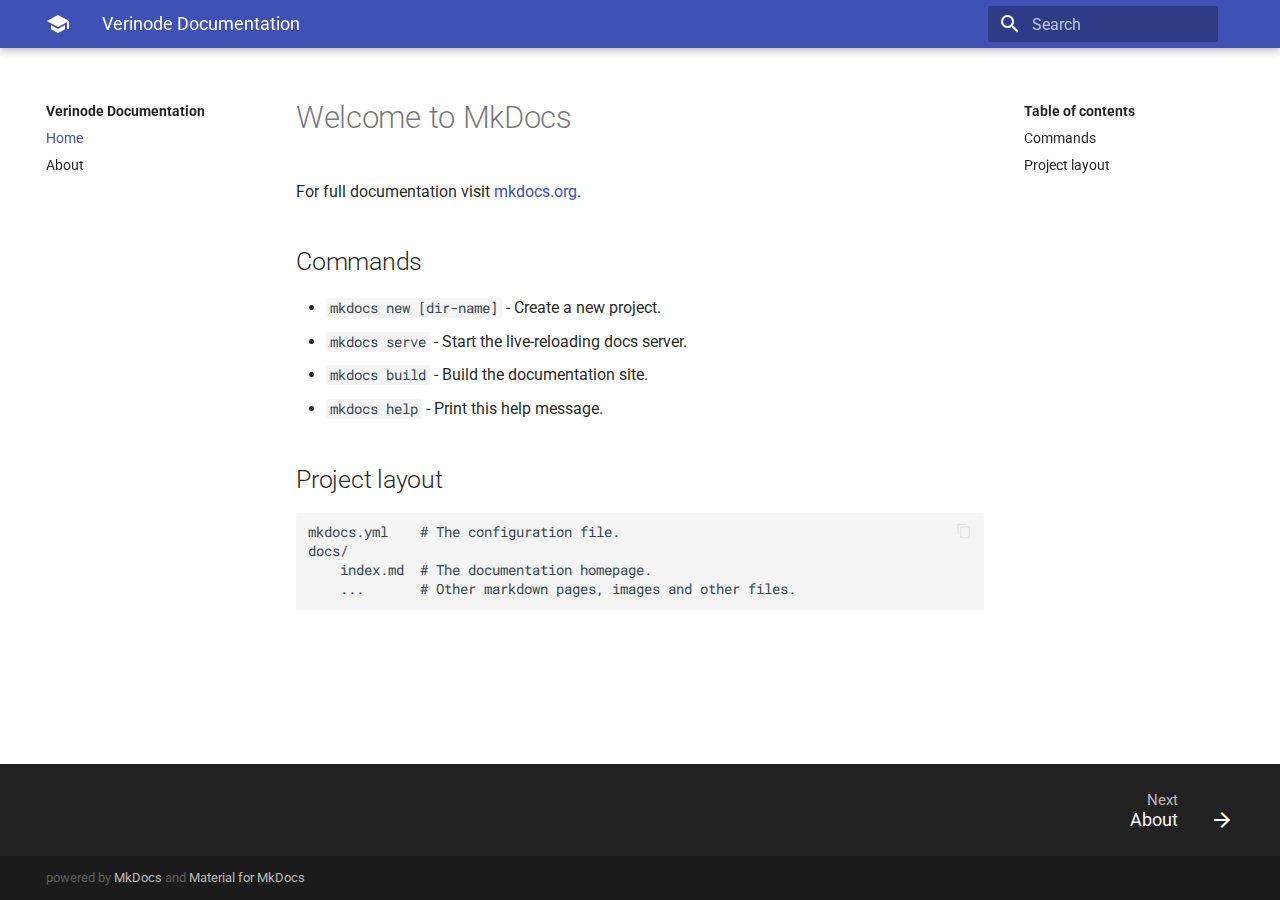
<file: site/index.html>
<!doctype html>
<html lang="en" class="no-js">
  <head>
    
      <meta charset="utf-8">
      <meta name="viewport" content="width=device-width,initial-scale=1">
      <meta http-equiv="x-ua-compatible" content="ie=edge">
      
      
      
      
        <meta name="lang:clipboard.copy" content="Copy to clipboard">
      
        <meta name="lang:clipboard.copied" content="Copied to clipboard">
      
        <meta name="lang:search.language" content="en">
      
        <meta name="lang:search.pipeline.stopwords" content="True">
      
        <meta name="lang:search.pipeline.trimmer" content="True">
      
        <meta name="lang:search.result.none" content="No matching documents">
      
        <meta name="lang:search.result.one" content="1 matching document">
      
        <meta name="lang:search.result.other" content="# matching documents">
      
        <meta name="lang:search.tokenizer" content="[\s\-]+">
      
      <link rel="shortcut icon" href="assets/images/favicon.png">
      <meta name="generator" content="mkdocs-1.0.4, mkdocs-material-4.6.3">
    
    
      
        <title>Verinode Documentation</title>
      
    
    
      <link rel="stylesheet" href="assets/stylesheets/application.adb8469c.css">
      
      
    
    
      <script src="assets/javascripts/modernizr.86422ebf.js"></script>
    
    
      
        <link href="https://fonts.gstatic.com" rel="preconnect" crossorigin>
        <link rel="stylesheet" href="https://fonts.googleapis.com/css?family=Roboto:300,400,400i,700%7CRoboto+Mono&display=fallback">
        <style>body,input{font-family:"Roboto","Helvetica Neue",Helvetica,Arial,sans-serif}code,kbd,pre{font-family:"Roboto Mono","Courier New",Courier,monospace}</style>
      
    
    <link rel="stylesheet" href="assets/fonts/material-icons.css">
    
    
    
      
    
    
  </head>
  
    <body dir="ltr">
  
    <svg class="md-svg">
      <defs>
        
        
      </defs>
    </svg>
    <input class="md-toggle" data-md-toggle="drawer" type="checkbox" id="__drawer" autocomplete="off">
    <input class="md-toggle" data-md-toggle="search" type="checkbox" id="__search" autocomplete="off">
    <label class="md-overlay" data-md-component="overlay" for="__drawer"></label>
    
      <a href="#welcome-to-mkdocs" tabindex="0" class="md-skip">
        Skip to content
      </a>
    
    
      <header class="md-header" data-md-component="header">
  <nav class="md-header-nav md-grid">
    <div class="md-flex">
      <div class="md-flex__cell md-flex__cell--shrink">
        <a href="." title="Verinode Documentation" aria-label="Verinode Documentation" class="md-header-nav__button md-logo">
          
            <i class="md-icon"></i>
          
        </a>
      </div>
      <div class="md-flex__cell md-flex__cell--shrink">
        <label class="md-icon md-icon--menu md-header-nav__button" for="__drawer"></label>
      </div>
      <div class="md-flex__cell md-flex__cell--stretch">
        <div class="md-flex__ellipsis md-header-nav__title" data-md-component="title">
          
            <span class="md-header-nav__topic">
              Verinode Documentation
            </span>
            <span class="md-header-nav__topic">
              
                Home
              
            </span>
          
        </div>
      </div>
      <div class="md-flex__cell md-flex__cell--shrink">
        
          <label class="md-icon md-icon--search md-header-nav__button" for="__search"></label>
          
<div class="md-search" data-md-component="search" role="dialog">
  <label class="md-search__overlay" for="__search"></label>
  <div class="md-search__inner" role="search">
    <form class="md-search__form" name="search">
      <input type="text" class="md-search__input" aria-label="search" name="query" placeholder="Search" autocapitalize="off" autocorrect="off" autocomplete="off" spellcheck="false" data-md-component="query" data-md-state="active">
      <label class="md-icon md-search__icon" for="__search"></label>
      <button type="reset" class="md-icon md-search__icon" data-md-component="reset" tabindex="-1">
        &#xE5CD;
      </button>
    </form>
    <div class="md-search__output">
      <div class="md-search__scrollwrap" data-md-scrollfix>
        <div class="md-search-result" data-md-component="result">
          <div class="md-search-result__meta">
            Type to start searching
          </div>
          <ol class="md-search-result__list"></ol>
        </div>
      </div>
    </div>
  </div>
</div>
        
      </div>
      
    </div>
  </nav>
</header>
    
    <div class="md-container">
      
        
      
      
      <main class="md-main" role="main">
        <div class="md-main__inner md-grid" data-md-component="container">
          
            
              <div class="md-sidebar md-sidebar--primary" data-md-component="navigation">
                <div class="md-sidebar__scrollwrap">
                  <div class="md-sidebar__inner">
                    <nav class="md-nav md-nav--primary" data-md-level="0">
  <label class="md-nav__title md-nav__title--site" for="__drawer">
    <a href="." title="Verinode Documentation" class="md-nav__button md-logo">
      
        <i class="md-icon"></i>
      
    </a>
    Verinode Documentation
  </label>
  
  <ul class="md-nav__list" data-md-scrollfix>
    
      
      
      

  


  <li class="md-nav__item md-nav__item--active">
    
    <input class="md-toggle md-nav__toggle" data-md-toggle="toc" type="checkbox" id="__toc">
    
      
    
    
      <label class="md-nav__link md-nav__link--active" for="__toc">
        Home
      </label>
    
    <a href="." title="Home" class="md-nav__link md-nav__link--active">
      Home
    </a>
    
      
<nav class="md-nav md-nav--secondary">
  
  
    
  
  
    <label class="md-nav__title" for="__toc">Table of contents</label>
    <ul class="md-nav__list" data-md-scrollfix>
      
        <li class="md-nav__item">
  <a href="#commands" class="md-nav__link">
    Commands
  </a>
  
</li>
      
        <li class="md-nav__item">
  <a href="#project-layout" class="md-nav__link">
    Project layout
  </a>
  
</li>
      
      
      
      
      
    </ul>
  
</nav>
    
  </li>

    
      
      
      


  <li class="md-nav__item">
    <a href="about/" title="About" class="md-nav__link">
      About
    </a>
  </li>

    
  </ul>
</nav>
                  </div>
                </div>
              </div>
            
            
              <div class="md-sidebar md-sidebar--secondary" data-md-component="toc">
                <div class="md-sidebar__scrollwrap">
                  <div class="md-sidebar__inner">
                    
<nav class="md-nav md-nav--secondary">
  
  
    
  
  
    <label class="md-nav__title" for="__toc">Table of contents</label>
    <ul class="md-nav__list" data-md-scrollfix>
      
        <li class="md-nav__item">
  <a href="#commands" class="md-nav__link">
    Commands
  </a>
  
</li>
      
        <li class="md-nav__item">
  <a href="#project-layout" class="md-nav__link">
    Project layout
  </a>
  
</li>
      
      
      
      
      
    </ul>
  
</nav>
                  </div>
                </div>
              </div>
            
          
          <div class="md-content">
            <article class="md-content__inner md-typeset">
              
                
                
                <h1 id="welcome-to-mkdocs">Welcome to MkDocs</h1>
<p>For full documentation visit <a href="https://mkdocs.org">mkdocs.org</a>.</p>
<h2 id="commands">Commands</h2>
<ul>
<li><code>mkdocs new [dir-name]</code> - Create a new project.</li>
<li><code>mkdocs serve</code> - Start the live-reloading docs server.</li>
<li><code>mkdocs build</code> - Build the documentation site.</li>
<li><code>mkdocs help</code> - Print this help message.</li>
</ul>
<h2 id="project-layout">Project layout</h2>
<pre><code>mkdocs.yml    # The configuration file.
docs/
    index.md  # The documentation homepage.
    ...       # Other markdown pages, images and other files.
</code></pre>
                
                  
                
                
              
              
                


              
            </article>
          </div>
        </div>
      </main>
      
        
<footer class="md-footer">
  
    <div class="md-footer-nav">
      <nav class="md-footer-nav__inner md-grid">
        
        
          <a href="about/" title="About" class="md-flex md-footer-nav__link md-footer-nav__link--next" rel="next">
            <div class="md-flex__cell md-flex__cell--stretch md-footer-nav__title">
              <span class="md-flex__ellipsis">
                <span class="md-footer-nav__direction">
                  Next
                </span>
                About
              </span>
            </div>
            <div class="md-flex__cell md-flex__cell--shrink">
              <i class="md-icon md-icon--arrow-forward md-footer-nav__button"></i>
            </div>
          </a>
        
      </nav>
    </div>
  
  <div class="md-footer-meta md-typeset">
    <div class="md-footer-meta__inner md-grid">
      <div class="md-footer-copyright">
        
        powered by
        <a href="https://www.mkdocs.org" target="_blank" rel="noopener">MkDocs</a>
        and
        <a href="https://squidfunk.github.io/mkdocs-material/" target="_blank" rel="noopener">
          Material for MkDocs</a>
      </div>
      
    </div>
  </div>
</footer>
      
    </div>
    
      <script src="assets/javascripts/application.c33a9706.js"></script>
      
      <script>app.initialize({version:"1.0.4",url:{base:"."}})</script>
      
    
  </body>
</html>
</file>
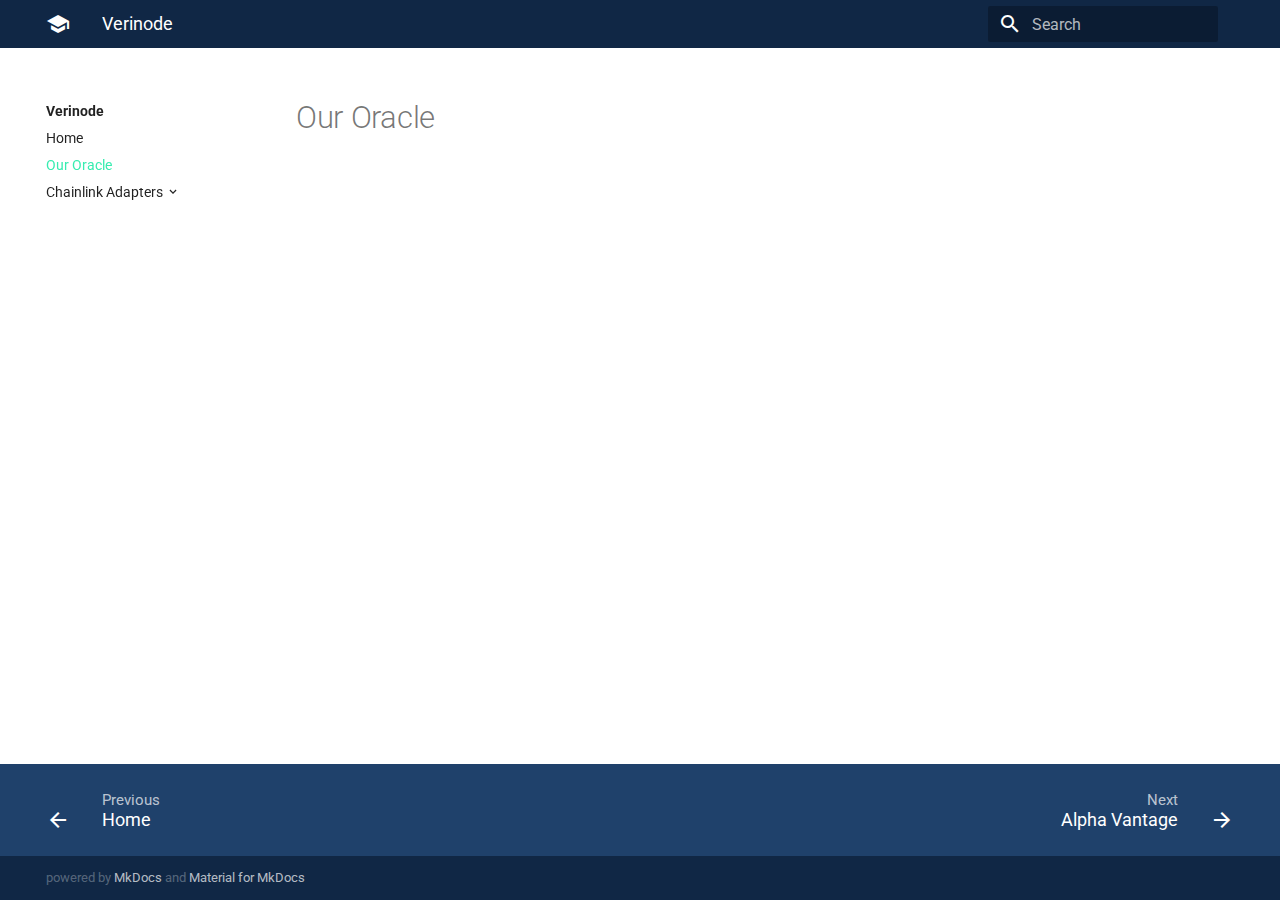
<file: site/about/index.html>
<!doctype html>
<html lang="en" class="no-js">
  <head>
    
      <meta charset="utf-8">
      <meta name="viewport" content="width=device-width,initial-scale=1">
      <meta http-equiv="x-ua-compatible" content="ie=edge">
      
      
      
      
        <meta name="lang:clipboard.copy" content="Copy to clipboard">
      
        <meta name="lang:clipboard.copied" content="Copied to clipboard">
      
        <meta name="lang:search.language" content="en">
      
        <meta name="lang:search.pipeline.stopwords" content="True">
      
        <meta name="lang:search.pipeline.trimmer" content="True">
      
        <meta name="lang:search.result.none" content="No matching documents">
      
        <meta name="lang:search.result.one" content="1 matching document">
      
        <meta name="lang:search.result.other" content="# matching documents">
      
        <meta name="lang:search.tokenizer" content="[\s\-]+">
      
      <link rel="shortcut icon" href="../assets/images/favicon.png">
      <meta name="generator" content="mkdocs-1.0.4, mkdocs-material-4.6.3">
    
    
      
        <title>Our Oracle - Verinode</title>
      
    
    
      <link rel="stylesheet" href="../assets/stylesheets/application.adb8469c.css">
      
      
    
    
      <script src="../assets/javascripts/modernizr.86422ebf.js"></script>
    
    
      
        <link href="https://fonts.gstatic.com" rel="preconnect" crossorigin>
        <link rel="stylesheet" href="https://fonts.googleapis.com/css?family=Roboto:300,400,400i,700%7CRoboto+Mono&display=fallback">
        <style>body,input{font-family:"Roboto","Helvetica Neue",Helvetica,Arial,sans-serif}code,kbd,pre{font-family:"Roboto Mono","Courier New",Courier,monospace}</style>
      
    
    <link rel="stylesheet" href="../assets/fonts/material-icons.css">
    
    
      <link rel="stylesheet" href="../css/extra.css">
    
    
      
    
    
  </head>
  
    <body dir="ltr">
  
    <svg class="md-svg">
      <defs>
        
        
      </defs>
    </svg>
    <input class="md-toggle" data-md-toggle="drawer" type="checkbox" id="__drawer" autocomplete="off">
    <input class="md-toggle" data-md-toggle="search" type="checkbox" id="__search" autocomplete="off">
    <label class="md-overlay" data-md-component="overlay" for="__drawer"></label>
    
    
      <header class="md-header" data-md-component="header">
  <nav class="md-header-nav md-grid">
    <div class="md-flex">
      <div class="md-flex__cell md-flex__cell--shrink">
        <a href=".." title="Verinode" aria-label="Verinode" class="md-header-nav__button md-logo">
          
            <i class="md-icon"></i>
          
        </a>
      </div>
      <div class="md-flex__cell md-flex__cell--shrink">
        <label class="md-icon md-icon--menu md-header-nav__button" for="__drawer"></label>
      </div>
      <div class="md-flex__cell md-flex__cell--stretch">
        <div class="md-flex__ellipsis md-header-nav__title" data-md-component="title">
          
            <span class="md-header-nav__topic">
              Verinode
            </span>
            <span class="md-header-nav__topic">
              
                Our Oracle
              
            </span>
          
        </div>
      </div>
      <div class="md-flex__cell md-flex__cell--shrink">
        
          <label class="md-icon md-icon--search md-header-nav__button" for="__search"></label>
          
<div class="md-search" data-md-component="search" role="dialog">
  <label class="md-search__overlay" for="__search"></label>
  <div class="md-search__inner" role="search">
    <form class="md-search__form" name="search">
      <input type="text" class="md-search__input" aria-label="search" name="query" placeholder="Search" autocapitalize="off" autocorrect="off" autocomplete="off" spellcheck="false" data-md-component="query" data-md-state="active">
      <label class="md-icon md-search__icon" for="__search"></label>
      <button type="reset" class="md-icon md-search__icon" data-md-component="reset" tabindex="-1">
        &#xE5CD;
      </button>
    </form>
    <div class="md-search__output">
      <div class="md-search__scrollwrap" data-md-scrollfix>
        <div class="md-search-result" data-md-component="result">
          <div class="md-search-result__meta">
            Type to start searching
          </div>
          <ol class="md-search-result__list"></ol>
        </div>
      </div>
    </div>
  </div>
</div>
        
      </div>
      
    </div>
  </nav>
</header>
    
    <div class="md-container">
      
        
      
      
      <main class="md-main" role="main">
        <div class="md-main__inner md-grid" data-md-component="container">
          
            
              <div class="md-sidebar md-sidebar--primary" data-md-component="navigation">
                <div class="md-sidebar__scrollwrap">
                  <div class="md-sidebar__inner">
                    <nav class="md-nav md-nav--primary" data-md-level="0">
  <label class="md-nav__title md-nav__title--site" for="__drawer">
    <a href=".." title="Verinode" class="md-nav__button md-logo">
      
        <i class="md-icon"></i>
      
    </a>
    Verinode
  </label>
  
  <ul class="md-nav__list" data-md-scrollfix>
    
      
      
      


  <li class="md-nav__item">
    <a href=".." title="Home" class="md-nav__link">
      Home
    </a>
  </li>

    
      
      
      

  


  <li class="md-nav__item md-nav__item--active">
    
    <input class="md-toggle md-nav__toggle" data-md-toggle="toc" type="checkbox" id="__toc">
    
    
    <a href="./" title="Our Oracle" class="md-nav__link md-nav__link--active">
      Our Oracle
    </a>
    
  </li>

    
      
      
      


  <li class="md-nav__item md-nav__item--nested">
    
      <input class="md-toggle md-nav__toggle" data-md-toggle="nav-3" type="checkbox" id="nav-3">
    
    <label class="md-nav__link" for="nav-3">
      Chainlink Adapters
    </label>
    <nav class="md-nav" data-md-component="collapsible" data-md-level="1">
      <label class="md-nav__title" for="nav-3">
        Chainlink Adapters
      </label>
      <ul class="md-nav__list" data-md-scrollfix>
        
        
          
          
          


  <li class="md-nav__item">
    <a href="../chainlink-adapters/alpha-vantage/" title="Alpha Vantage" class="md-nav__link">
      Alpha Vantage
    </a>
  </li>

        
          
          
          


  <li class="md-nav__item">
    <a href="../chainlink-adapters/asset-price-external-adaptor/" title="Asset Price External Adaptor" class="md-nav__link">
      Asset Price External Adaptor
    </a>
  </li>

        
          
          
          


  <li class="md-nav__item">
    <a href="../chainlink-adapters/coinAPI.io-python-3.x-external-adapter/" title="CoinAPI.io Python 3.x External Adapter" class="md-nav__link">
      CoinAPI.io Python 3.x External Adapter
    </a>
  </li>

        
          
          
          


  <li class="md-nav__item">
    <a href="../chainlink-adapters/coinmarketcap-external-adapter/" title="CoinMarketCap External Adapter" class="md-nav__link">
      CoinMarketCap External Adapter
    </a>
  </li>

        
          
          
          


  <li class="md-nav__item">
    <a href="../chainlink-adapters/cryptocompare-external-adapter/" title="CryptoCompare External Adapter" class="md-nav__link">
      CryptoCompare External Adapter
    </a>
  </li>

        
          
          
          


  <li class="md-nav__item">
    <a href="../chainlink-adapters/cryptocompare-external-adapter/" title="General JSONRPC External Adapter" class="md-nav__link">
      General JSONRPC External Adapter
    </a>
  </li>

        
          
          
          


  <li class="md-nav__item">
    <a href="../chainlink-adapters/mistertango-external-adapter/" title="Mistertango External Adapter" class="md-nav__link">
      Mistertango External Adapter
    </a>
  </li>

        
          
          
          


  <li class="md-nav__item">
    <a href="../chainlink-adapters/secure-data-links-open-weather-adaptor/" title="Secure Data Links Open Weather Adaptor" class="md-nav__link">
      Secure Data Links Open Weather Adaptor
    </a>
  </li>

        
          
          
          


  <li class="md-nav__item">
    <a href="../chainlink-adapters/paypal-external-adapter/" title="PayPal External Adapter" class="md-nav__link">
      PayPal External Adapter
    </a>
  </li>

        
          
          
          


  <li class="md-nav__item">
    <a href="../chainlink-adapters/chainlink-external-adapter-for-writing-to-ethereum-based-blockchains/" title="Chainlink External Adapter for writing to Ethereum-based Blockchains" class="md-nav__link">
      Chainlink External Adapter for writing to Ethereum-based Blockchains
    </a>
  </li>

        
          
          
          


  <li class="md-nav__item">
    <a href="../chainlink-adapters/XML-to-JSON-cl-adaptor/" title="XML to JSON CL Adaptor" class="md-nav__link">
      XML to JSON CL Adaptor
    </a>
  </li>

        
      </ul>
    </nav>
  </li>

    
  </ul>
</nav>
                  </div>
                </div>
              </div>
            
            
          
          <div class="md-content">
            <article class="md-content__inner md-typeset">
              
                
                
                  <h1>Our Oracle</h1>
                
                
                
                  
                
                
              
              
                


              
            </article>
          </div>
        </div>
      </main>
      
        
<footer class="md-footer">
  
    <div class="md-footer-nav">
      <nav class="md-footer-nav__inner md-grid">
        
          <a href=".." title="Home" class="md-flex md-footer-nav__link md-footer-nav__link--prev" rel="prev">
            <div class="md-flex__cell md-flex__cell--shrink">
              <i class="md-icon md-icon--arrow-back md-footer-nav__button"></i>
            </div>
            <div class="md-flex__cell md-flex__cell--stretch md-footer-nav__title">
              <span class="md-flex__ellipsis">
                <span class="md-footer-nav__direction">
                  Previous
                </span>
                Home
              </span>
            </div>
          </a>
        
        
          <a href="../chainlink-adapters/alpha-vantage/" title="Alpha Vantage" class="md-flex md-footer-nav__link md-footer-nav__link--next" rel="next">
            <div class="md-flex__cell md-flex__cell--stretch md-footer-nav__title">
              <span class="md-flex__ellipsis">
                <span class="md-footer-nav__direction">
                  Next
                </span>
                Alpha Vantage
              </span>
            </div>
            <div class="md-flex__cell md-flex__cell--shrink">
              <i class="md-icon md-icon--arrow-forward md-footer-nav__button"></i>
            </div>
          </a>
        
      </nav>
    </div>
  
  <div class="md-footer-meta md-typeset">
    <div class="md-footer-meta__inner md-grid">
      <div class="md-footer-copyright">
        
        powered by
        <a href="https://www.mkdocs.org" target="_blank" rel="noopener">MkDocs</a>
        and
        <a href="https://squidfunk.github.io/mkdocs-material/" target="_blank" rel="noopener">
          Material for MkDocs</a>
      </div>
      
    </div>
  </div>
</footer>
      
    </div>
    
      <script src="../assets/javascripts/application.c33a9706.js"></script>
      
      <script>app.initialize({version:"1.0.4",url:{base:".."}})</script>
      
    
  </body>
</html>
</file>
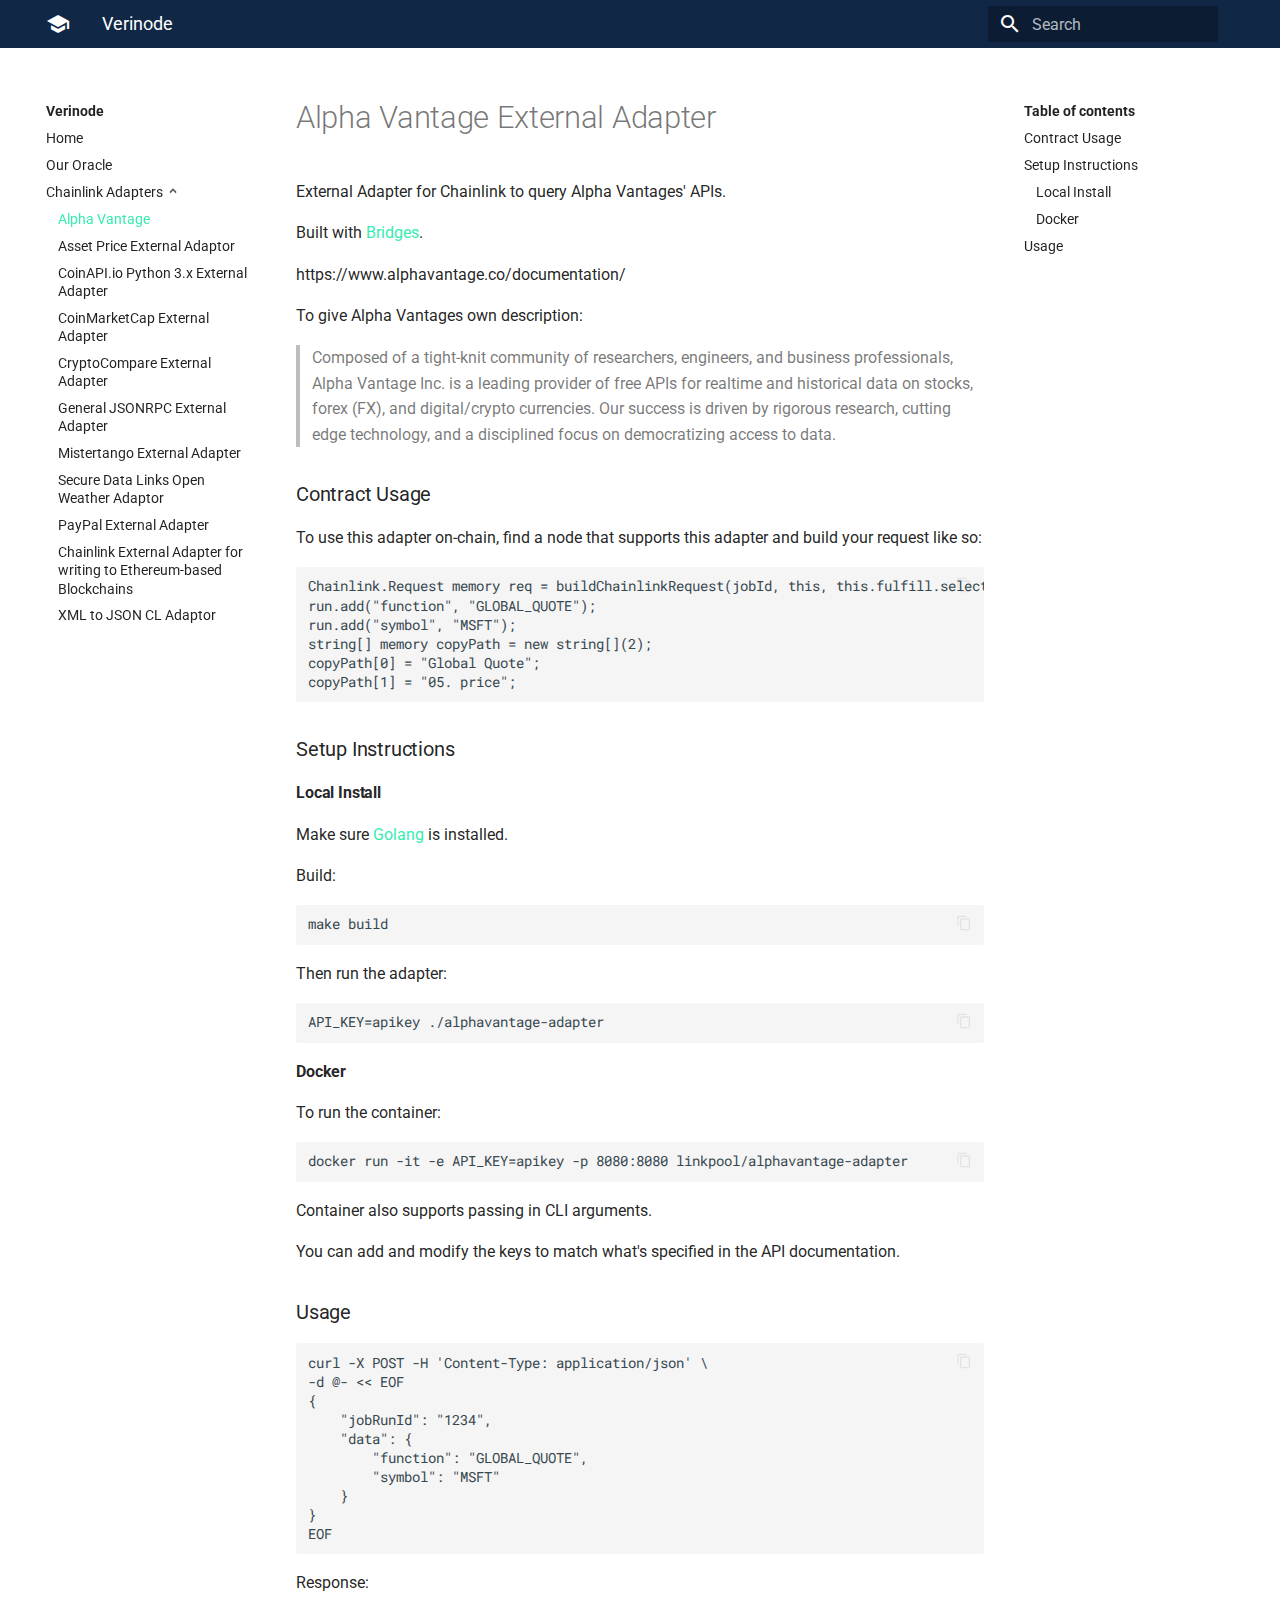
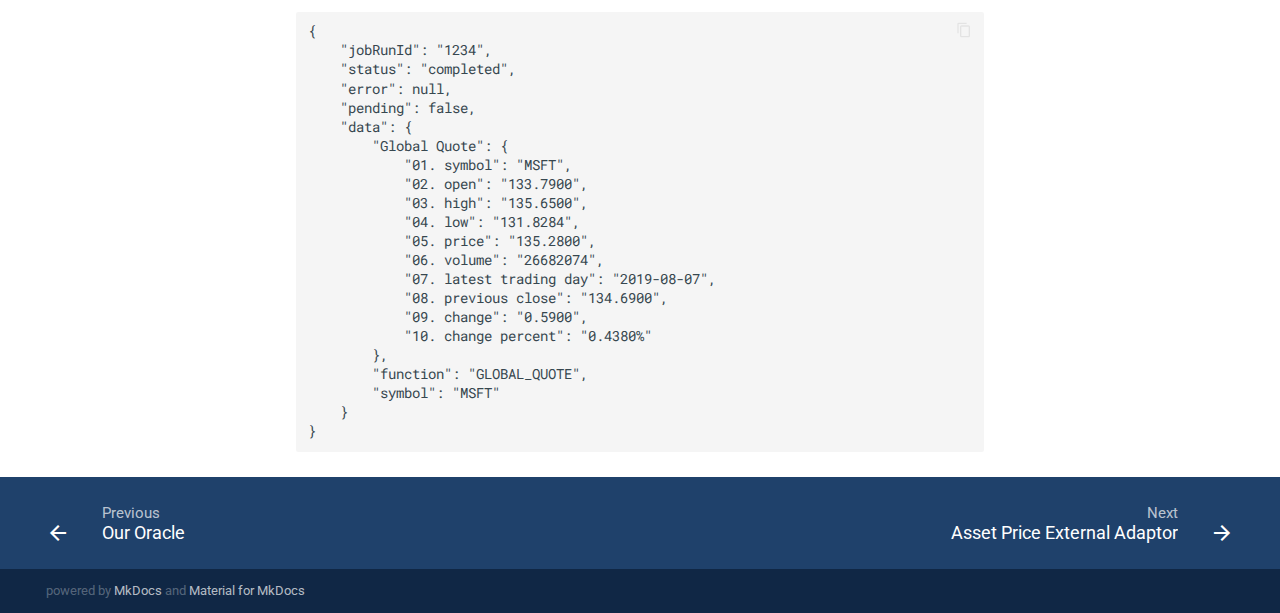
<file: site/chainlink-adapters/alpha-vantage/index.html>
<!doctype html>
<html lang="en" class="no-js">
  <head>
    
      <meta charset="utf-8">
      <meta name="viewport" content="width=device-width,initial-scale=1">
      <meta http-equiv="x-ua-compatible" content="ie=edge">
      
      
      
      
        <meta name="lang:clipboard.copy" content="Copy to clipboard">
      
        <meta name="lang:clipboard.copied" content="Copied to clipboard">
      
        <meta name="lang:search.language" content="en">
      
        <meta name="lang:search.pipeline.stopwords" content="True">
      
        <meta name="lang:search.pipeline.trimmer" content="True">
      
        <meta name="lang:search.result.none" content="No matching documents">
      
        <meta name="lang:search.result.one" content="1 matching document">
      
        <meta name="lang:search.result.other" content="# matching documents">
      
        <meta name="lang:search.tokenizer" content="[\s\-]+">
      
      <link rel="shortcut icon" href="../../assets/images/favicon.png">
      <meta name="generator" content="mkdocs-1.0.4, mkdocs-material-4.6.3">
    
    
      
        <title>Alpha Vantage - Verinode</title>
      
    
    
      <link rel="stylesheet" href="../../assets/stylesheets/application.adb8469c.css">
      
      
    
    
      <script src="../../assets/javascripts/modernizr.86422ebf.js"></script>
    
    
      
        <link href="https://fonts.gstatic.com" rel="preconnect" crossorigin>
        <link rel="stylesheet" href="https://fonts.googleapis.com/css?family=Roboto:300,400,400i,700%7CRoboto+Mono&display=fallback">
        <style>body,input{font-family:"Roboto","Helvetica Neue",Helvetica,Arial,sans-serif}code,kbd,pre{font-family:"Roboto Mono","Courier New",Courier,monospace}</style>
      
    
    <link rel="stylesheet" href="../../assets/fonts/material-icons.css">
    
    
      <link rel="stylesheet" href="../../css/extra.css">
    
    
      
    
    
  </head>
  
    <body dir="ltr">
  
    <svg class="md-svg">
      <defs>
        
        
      </defs>
    </svg>
    <input class="md-toggle" data-md-toggle="drawer" type="checkbox" id="__drawer" autocomplete="off">
    <input class="md-toggle" data-md-toggle="search" type="checkbox" id="__search" autocomplete="off">
    <label class="md-overlay" data-md-component="overlay" for="__drawer"></label>
    
      <a href="#alpha-vantage-external-adapter" tabindex="0" class="md-skip">
        Skip to content
      </a>
    
    
      <header class="md-header" data-md-component="header">
  <nav class="md-header-nav md-grid">
    <div class="md-flex">
      <div class="md-flex__cell md-flex__cell--shrink">
        <a href="../.." title="Verinode" aria-label="Verinode" class="md-header-nav__button md-logo">
          
            <i class="md-icon"></i>
          
        </a>
      </div>
      <div class="md-flex__cell md-flex__cell--shrink">
        <label class="md-icon md-icon--menu md-header-nav__button" for="__drawer"></label>
      </div>
      <div class="md-flex__cell md-flex__cell--stretch">
        <div class="md-flex__ellipsis md-header-nav__title" data-md-component="title">
          
            <span class="md-header-nav__topic">
              Verinode
            </span>
            <span class="md-header-nav__topic">
              
                Alpha Vantage
              
            </span>
          
        </div>
      </div>
      <div class="md-flex__cell md-flex__cell--shrink">
        
          <label class="md-icon md-icon--search md-header-nav__button" for="__search"></label>
          
<div class="md-search" data-md-component="search" role="dialog">
  <label class="md-search__overlay" for="__search"></label>
  <div class="md-search__inner" role="search">
    <form class="md-search__form" name="search">
      <input type="text" class="md-search__input" aria-label="search" name="query" placeholder="Search" autocapitalize="off" autocorrect="off" autocomplete="off" spellcheck="false" data-md-component="query" data-md-state="active">
      <label class="md-icon md-search__icon" for="__search"></label>
      <button type="reset" class="md-icon md-search__icon" data-md-component="reset" tabindex="-1">
        &#xE5CD;
      </button>
    </form>
    <div class="md-search__output">
      <div class="md-search__scrollwrap" data-md-scrollfix>
        <div class="md-search-result" data-md-component="result">
          <div class="md-search-result__meta">
            Type to start searching
          </div>
          <ol class="md-search-result__list"></ol>
        </div>
      </div>
    </div>
  </div>
</div>
        
      </div>
      
    </div>
  </nav>
</header>
    
    <div class="md-container">
      
        
      
      
      <main class="md-main" role="main">
        <div class="md-main__inner md-grid" data-md-component="container">
          
            
              <div class="md-sidebar md-sidebar--primary" data-md-component="navigation">
                <div class="md-sidebar__scrollwrap">
                  <div class="md-sidebar__inner">
                    <nav class="md-nav md-nav--primary" data-md-level="0">
  <label class="md-nav__title md-nav__title--site" for="__drawer">
    <a href="../.." title="Verinode" class="md-nav__button md-logo">
      
        <i class="md-icon"></i>
      
    </a>
    Verinode
  </label>
  
  <ul class="md-nav__list" data-md-scrollfix>
    
      
      
      


  <li class="md-nav__item">
    <a href="../.." title="Home" class="md-nav__link">
      Home
    </a>
  </li>

    
      
      
      


  <li class="md-nav__item">
    <a href="../../about/" title="Our Oracle" class="md-nav__link">
      Our Oracle
    </a>
  </li>

    
      
      
      

  


  <li class="md-nav__item md-nav__item--active md-nav__item--nested">
    
      <input class="md-toggle md-nav__toggle" data-md-toggle="nav-3" type="checkbox" id="nav-3" checked>
    
    <label class="md-nav__link" for="nav-3">
      Chainlink Adapters
    </label>
    <nav class="md-nav" data-md-component="collapsible" data-md-level="1">
      <label class="md-nav__title" for="nav-3">
        Chainlink Adapters
      </label>
      <ul class="md-nav__list" data-md-scrollfix>
        
        
          
          
          

  


  <li class="md-nav__item md-nav__item--active">
    
    <input class="md-toggle md-nav__toggle" data-md-toggle="toc" type="checkbox" id="__toc">
    
      
    
    
      <label class="md-nav__link md-nav__link--active" for="__toc">
        Alpha Vantage
      </label>
    
    <a href="./" title="Alpha Vantage" class="md-nav__link md-nav__link--active">
      Alpha Vantage
    </a>
    
      
<nav class="md-nav md-nav--secondary">
  
  
    
  
  
    <label class="md-nav__title" for="__toc">Table of contents</label>
    <ul class="md-nav__list" data-md-scrollfix>
      
        <li class="md-nav__item">
  <a href="#contract-usage" class="md-nav__link">
    Contract Usage
  </a>
  
</li>
      
        <li class="md-nav__item">
  <a href="#setup-instructions" class="md-nav__link">
    Setup Instructions
  </a>
  
    <nav class="md-nav">
      <ul class="md-nav__list">
        
          <li class="md-nav__item">
  <a href="#local-install" class="md-nav__link">
    Local Install
  </a>
  
</li>
        
          <li class="md-nav__item">
  <a href="#docker" class="md-nav__link">
    Docker
  </a>
  
</li>
        
      </ul>
    </nav>
  
</li>
      
        <li class="md-nav__item">
  <a href="#usage" class="md-nav__link">
    Usage
  </a>
  
</li>
      
      
      
      
      
    </ul>
  
</nav>
    
  </li>

        
          
          
          


  <li class="md-nav__item">
    <a href="../asset-price-external-adaptor/" title="Asset Price External Adaptor" class="md-nav__link">
      Asset Price External Adaptor
    </a>
  </li>

        
          
          
          


  <li class="md-nav__item">
    <a href="../coinAPI.io-python-3.x-external-adapter/" title="CoinAPI.io Python 3.x External Adapter" class="md-nav__link">
      CoinAPI.io Python 3.x External Adapter
    </a>
  </li>

        
          
          
          


  <li class="md-nav__item">
    <a href="../coinmarketcap-external-adapter/" title="CoinMarketCap External Adapter" class="md-nav__link">
      CoinMarketCap External Adapter
    </a>
  </li>

        
          
          
          


  <li class="md-nav__item">
    <a href="../cryptocompare-external-adapter/" title="CryptoCompare External Adapter" class="md-nav__link">
      CryptoCompare External Adapter
    </a>
  </li>

        
          
          
          


  <li class="md-nav__item">
    <a href="../cryptocompare-external-adapter/" title="General JSONRPC External Adapter" class="md-nav__link">
      General JSONRPC External Adapter
    </a>
  </li>

        
          
          
          


  <li class="md-nav__item">
    <a href="../mistertango-external-adapter/" title="Mistertango External Adapter" class="md-nav__link">
      Mistertango External Adapter
    </a>
  </li>

        
          
          
          


  <li class="md-nav__item">
    <a href="../secure-data-links-open-weather-adaptor/" title="Secure Data Links Open Weather Adaptor" class="md-nav__link">
      Secure Data Links Open Weather Adaptor
    </a>
  </li>

        
          
          
          


  <li class="md-nav__item">
    <a href="../paypal-external-adapter/" title="PayPal External Adapter" class="md-nav__link">
      PayPal External Adapter
    </a>
  </li>

        
          
          
          


  <li class="md-nav__item">
    <a href="../chainlink-external-adapter-for-writing-to-ethereum-based-blockchains/" title="Chainlink External Adapter for writing to Ethereum-based Blockchains" class="md-nav__link">
      Chainlink External Adapter for writing to Ethereum-based Blockchains
    </a>
  </li>

        
          
          
          


  <li class="md-nav__item">
    <a href="../XML-to-JSON-cl-adaptor/" title="XML to JSON CL Adaptor" class="md-nav__link">
      XML to JSON CL Adaptor
    </a>
  </li>

        
      </ul>
    </nav>
  </li>

    
  </ul>
</nav>
                  </div>
                </div>
              </div>
            
            
              <div class="md-sidebar md-sidebar--secondary" data-md-component="toc">
                <div class="md-sidebar__scrollwrap">
                  <div class="md-sidebar__inner">
                    
<nav class="md-nav md-nav--secondary">
  
  
    
  
  
    <label class="md-nav__title" for="__toc">Table of contents</label>
    <ul class="md-nav__list" data-md-scrollfix>
      
        <li class="md-nav__item">
  <a href="#contract-usage" class="md-nav__link">
    Contract Usage
  </a>
  
</li>
      
        <li class="md-nav__item">
  <a href="#setup-instructions" class="md-nav__link">
    Setup Instructions
  </a>
  
    <nav class="md-nav">
      <ul class="md-nav__list">
        
          <li class="md-nav__item">
  <a href="#local-install" class="md-nav__link">
    Local Install
  </a>
  
</li>
        
          <li class="md-nav__item">
  <a href="#docker" class="md-nav__link">
    Docker
  </a>
  
</li>
        
      </ul>
    </nav>
  
</li>
      
        <li class="md-nav__item">
  <a href="#usage" class="md-nav__link">
    Usage
  </a>
  
</li>
      
      
      
      
      
    </ul>
  
</nav>
                  </div>
                </div>
              </div>
            
          
          <div class="md-content">
            <article class="md-content__inner md-typeset">
              
                
                
                <h1 id="alpha-vantage-external-adapter">Alpha Vantage External Adapter</h1>
<p>External Adapter for Chainlink to query Alpha Vantages' APIs.</p>
<p>Built with <a href="https://github.com/linkpoolio/bridges">Bridges</a>.</p>
<p>https://www.alphavantage.co/documentation/</p>
<p>To give Alpha Vantages own description:</p>
<blockquote>
<p>Composed of a tight-knit community of researchers, engineers, and business professionals, Alpha Vantage Inc. is a leading provider of free APIs for realtime and historical data on stocks, forex (FX), and digital/crypto currencies. Our success is driven by rigorous research, cutting edge technology, and a disciplined focus on democratizing access to data.</p>
</blockquote>
<h3 id="contract-usage">Contract Usage</h3>
<p>To use this adapter on-chain, find a node that supports this adapter and build your request like so:</p>
<pre><code>Chainlink.Request memory req = buildChainlinkRequest(jobId, this, this.fulfill.selector);
run.add(&quot;function&quot;, &quot;GLOBAL_QUOTE&quot;);
run.add(&quot;symbol&quot;, &quot;MSFT&quot;);
string[] memory copyPath = new string[](2);
copyPath[0] = &quot;Global Quote&quot;;
copyPath[1] = &quot;05. price&quot;;
</code></pre>

<h3 id="setup-instructions">Setup Instructions</h3>
<h4 id="local-install">Local Install</h4>
<p>Make sure <a href="https://golang.org/pkg/">Golang</a> is installed.</p>
<p>Build:</p>
<pre><code>make build
</code></pre>

<p>Then run the adapter:</p>
<pre><code>API_KEY=apikey ./alphavantage-adapter
</code></pre>

<h4 id="docker">Docker</h4>
<p>To run the container:</p>
<pre><code>docker run -it -e API_KEY=apikey -p 8080:8080 linkpool/alphavantage-adapter
</code></pre>

<p>Container also supports passing in CLI arguments.</p>
<p>You can add and modify the keys to match what's specified in the API documentation.</p>
<h3 id="usage">Usage</h3>
<pre><code>curl -X POST -H 'Content-Type: application/json' \
-d @- &lt;&lt; EOF
{
    &quot;jobRunId&quot;: &quot;1234&quot;,
    &quot;data&quot;: {
        &quot;function&quot;: &quot;GLOBAL_QUOTE&quot;,
        &quot;symbol&quot;: &quot;MSFT&quot;
    }
}
EOF
</code></pre>

<p>Response:</p>
<pre><code class="json">{
    &quot;jobRunId&quot;: &quot;1234&quot;,
    &quot;status&quot;: &quot;completed&quot;,
    &quot;error&quot;: null,
    &quot;pending&quot;: false,
    &quot;data&quot;: {
        &quot;Global Quote&quot;: {
            &quot;01. symbol&quot;: &quot;MSFT&quot;,
            &quot;02. open&quot;: &quot;133.7900&quot;,
            &quot;03. high&quot;: &quot;135.6500&quot;,
            &quot;04. low&quot;: &quot;131.8284&quot;,
            &quot;05. price&quot;: &quot;135.2800&quot;,
            &quot;06. volume&quot;: &quot;26682074&quot;,
            &quot;07. latest trading day&quot;: &quot;2019-08-07&quot;,
            &quot;08. previous close&quot;: &quot;134.6900&quot;,
            &quot;09. change&quot;: &quot;0.5900&quot;,
            &quot;10. change percent&quot;: &quot;0.4380%&quot;
        },
        &quot;function&quot;: &quot;GLOBAL_QUOTE&quot;,
        &quot;symbol&quot;: &quot;MSFT&quot;
    }
}
</code></pre>
                
                  
                
                
              
              
                


              
            </article>
          </div>
        </div>
      </main>
      
        
<footer class="md-footer">
  
    <div class="md-footer-nav">
      <nav class="md-footer-nav__inner md-grid">
        
          <a href="../../about/" title="Our Oracle" class="md-flex md-footer-nav__link md-footer-nav__link--prev" rel="prev">
            <div class="md-flex__cell md-flex__cell--shrink">
              <i class="md-icon md-icon--arrow-back md-footer-nav__button"></i>
            </div>
            <div class="md-flex__cell md-flex__cell--stretch md-footer-nav__title">
              <span class="md-flex__ellipsis">
                <span class="md-footer-nav__direction">
                  Previous
                </span>
                Our Oracle
              </span>
            </div>
          </a>
        
        
          <a href="../asset-price-external-adaptor/" title="Asset Price External Adaptor" class="md-flex md-footer-nav__link md-footer-nav__link--next" rel="next">
            <div class="md-flex__cell md-flex__cell--stretch md-footer-nav__title">
              <span class="md-flex__ellipsis">
                <span class="md-footer-nav__direction">
                  Next
                </span>
                Asset Price External Adaptor
              </span>
            </div>
            <div class="md-flex__cell md-flex__cell--shrink">
              <i class="md-icon md-icon--arrow-forward md-footer-nav__button"></i>
            </div>
          </a>
        
      </nav>
    </div>
  
  <div class="md-footer-meta md-typeset">
    <div class="md-footer-meta__inner md-grid">
      <div class="md-footer-copyright">
        
        powered by
        <a href="https://www.mkdocs.org" target="_blank" rel="noopener">MkDocs</a>
        and
        <a href="https://squidfunk.github.io/mkdocs-material/" target="_blank" rel="noopener">
          Material for MkDocs</a>
      </div>
      
    </div>
  </div>
</footer>
      
    </div>
    
      <script src="../../assets/javascripts/application.c33a9706.js"></script>
      
      <script>app.initialize({version:"1.0.4",url:{base:"../.."}})</script>
      
    
  </body>
</html>
</file>
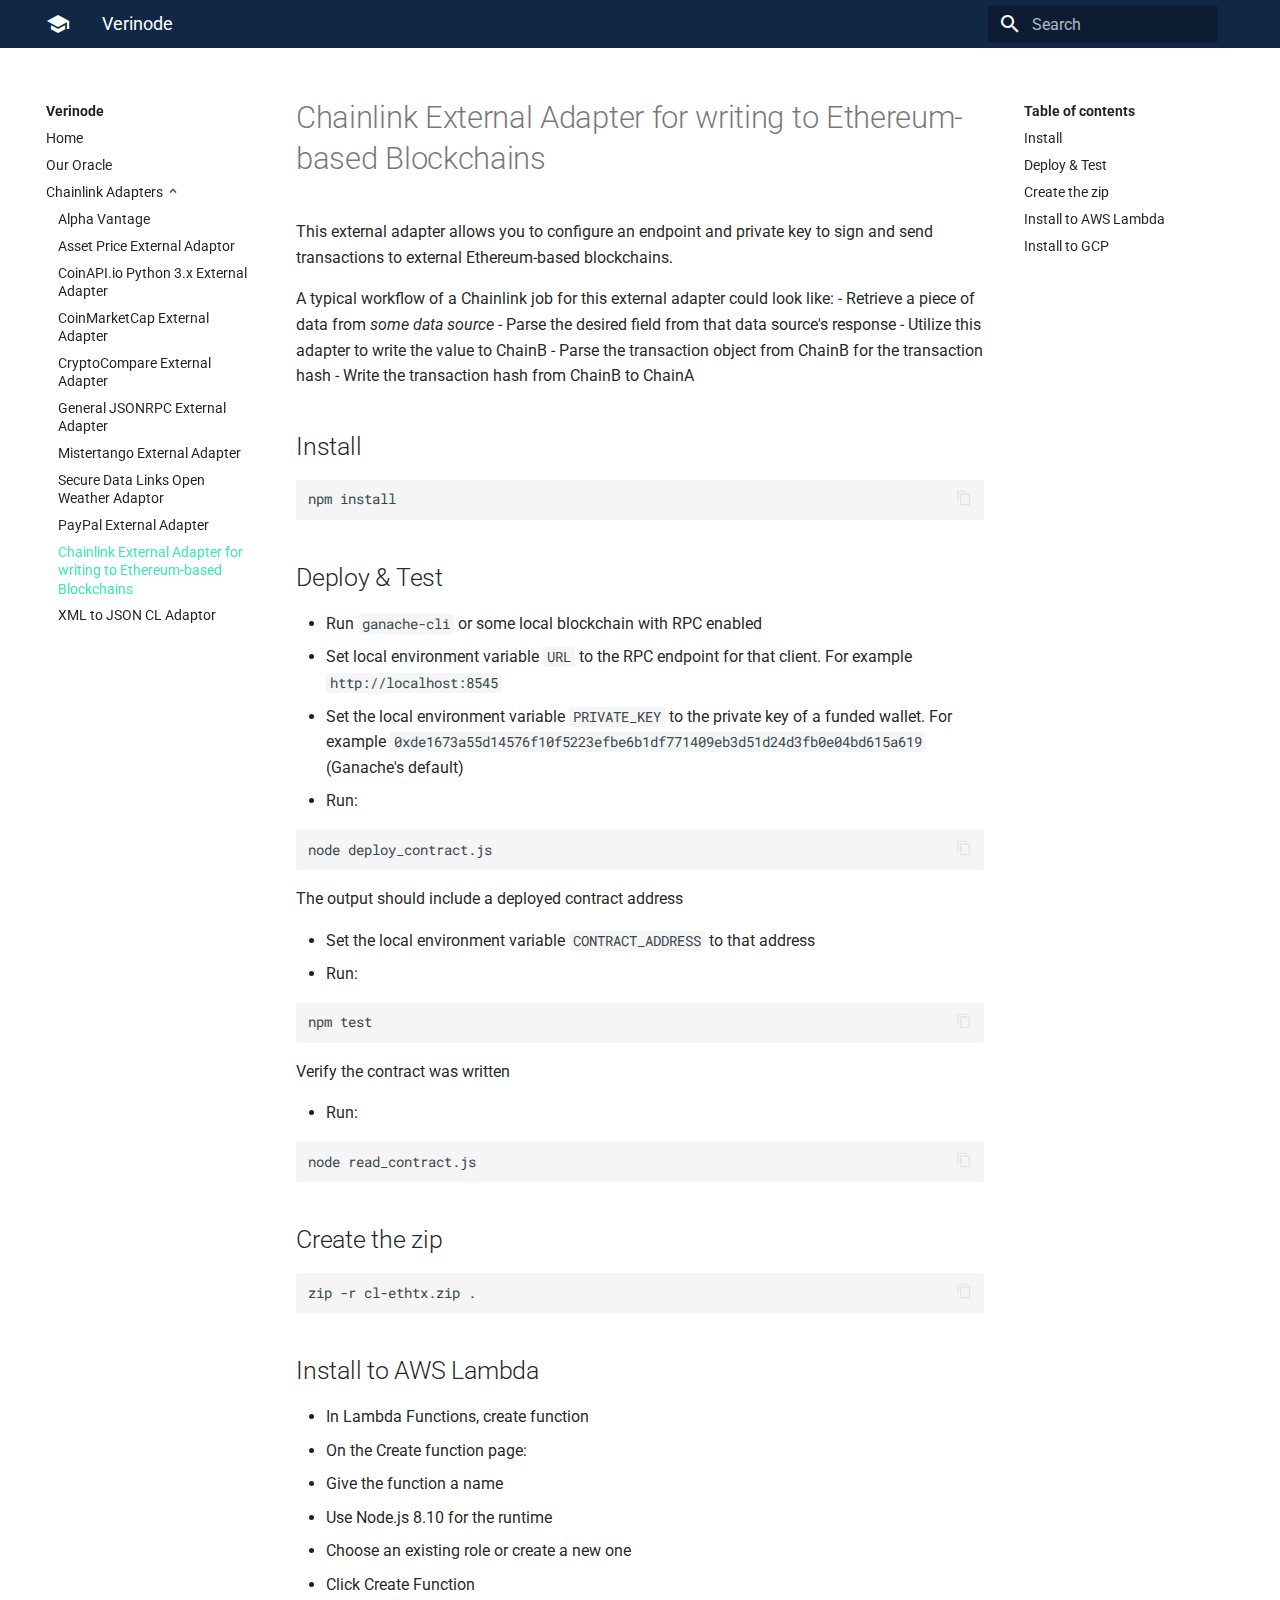
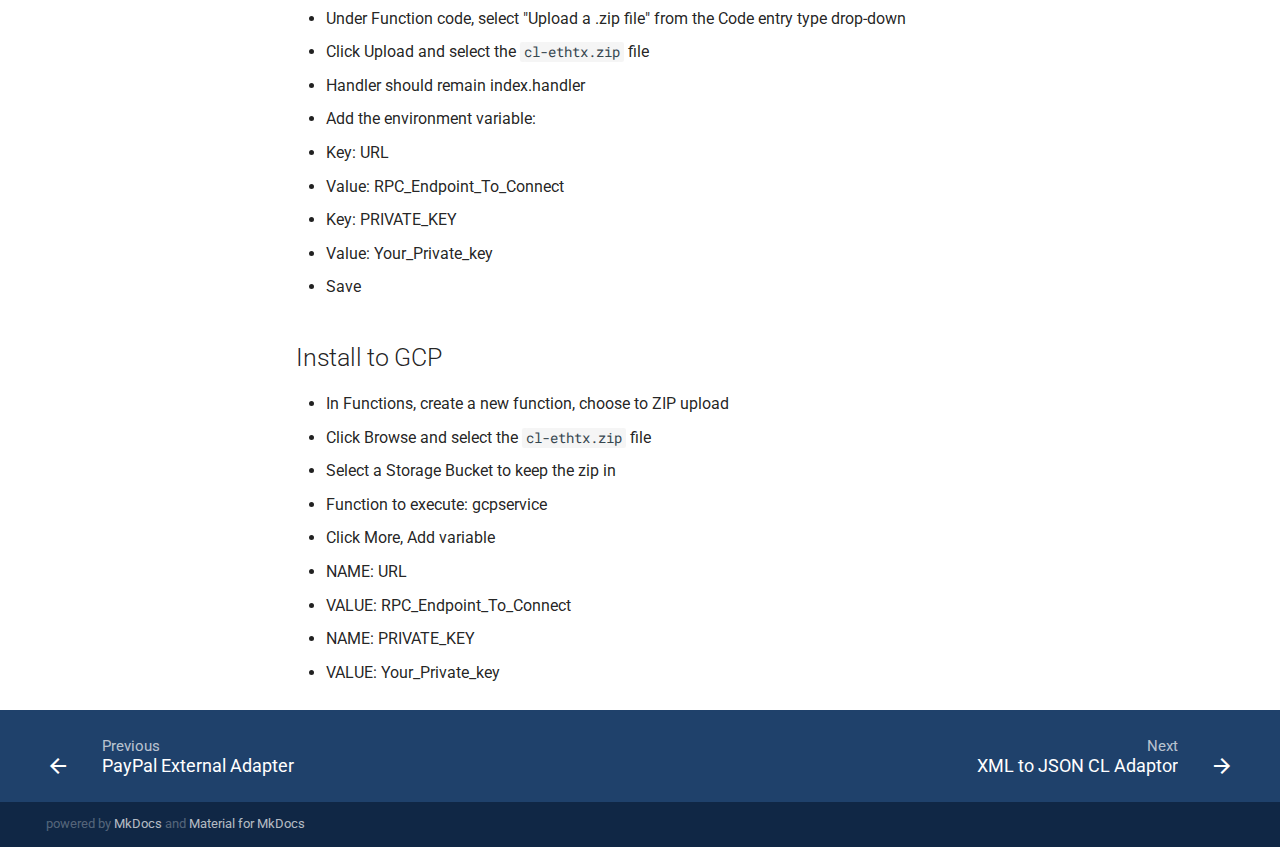
<file: site/chainlink-adapters/chainlink-external-adapter-for-writing-to-ethereum-based-blockchains/index.html>
<!doctype html>
<html lang="en" class="no-js">
  <head>
    
      <meta charset="utf-8">
      <meta name="viewport" content="width=device-width,initial-scale=1">
      <meta http-equiv="x-ua-compatible" content="ie=edge">
      
      
      
      
        <meta name="lang:clipboard.copy" content="Copy to clipboard">
      
        <meta name="lang:clipboard.copied" content="Copied to clipboard">
      
        <meta name="lang:search.language" content="en">
      
        <meta name="lang:search.pipeline.stopwords" content="True">
      
        <meta name="lang:search.pipeline.trimmer" content="True">
      
        <meta name="lang:search.result.none" content="No matching documents">
      
        <meta name="lang:search.result.one" content="1 matching document">
      
        <meta name="lang:search.result.other" content="# matching documents">
      
        <meta name="lang:search.tokenizer" content="[\s\-]+">
      
      <link rel="shortcut icon" href="../../assets/images/favicon.png">
      <meta name="generator" content="mkdocs-1.0.4, mkdocs-material-4.6.3">
    
    
      
        <title>Chainlink External Adapter for writing to Ethereum-based Blockchains - Verinode</title>
      
    
    
      <link rel="stylesheet" href="../../assets/stylesheets/application.adb8469c.css">
      
      
    
    
      <script src="../../assets/javascripts/modernizr.86422ebf.js"></script>
    
    
      
        <link href="https://fonts.gstatic.com" rel="preconnect" crossorigin>
        <link rel="stylesheet" href="https://fonts.googleapis.com/css?family=Roboto:300,400,400i,700%7CRoboto+Mono&display=fallback">
        <style>body,input{font-family:"Roboto","Helvetica Neue",Helvetica,Arial,sans-serif}code,kbd,pre{font-family:"Roboto Mono","Courier New",Courier,monospace}</style>
      
    
    <link rel="stylesheet" href="../../assets/fonts/material-icons.css">
    
    
      <link rel="stylesheet" href="../../css/extra.css">
    
    
      
    
    
  </head>
  
    <body dir="ltr">
  
    <svg class="md-svg">
      <defs>
        
        
      </defs>
    </svg>
    <input class="md-toggle" data-md-toggle="drawer" type="checkbox" id="__drawer" autocomplete="off">
    <input class="md-toggle" data-md-toggle="search" type="checkbox" id="__search" autocomplete="off">
    <label class="md-overlay" data-md-component="overlay" for="__drawer"></label>
    
      <a href="#chainlink-external-adapter-for-writing-to-ethereum-based-blockchains" tabindex="0" class="md-skip">
        Skip to content
      </a>
    
    
      <header class="md-header" data-md-component="header">
  <nav class="md-header-nav md-grid">
    <div class="md-flex">
      <div class="md-flex__cell md-flex__cell--shrink">
        <a href="../.." title="Verinode" aria-label="Verinode" class="md-header-nav__button md-logo">
          
            <i class="md-icon"></i>
          
        </a>
      </div>
      <div class="md-flex__cell md-flex__cell--shrink">
        <label class="md-icon md-icon--menu md-header-nav__button" for="__drawer"></label>
      </div>
      <div class="md-flex__cell md-flex__cell--stretch">
        <div class="md-flex__ellipsis md-header-nav__title" data-md-component="title">
          
            <span class="md-header-nav__topic">
              Verinode
            </span>
            <span class="md-header-nav__topic">
              
                Chainlink External Adapter for writing to Ethereum-based Blockchains
              
            </span>
          
        </div>
      </div>
      <div class="md-flex__cell md-flex__cell--shrink">
        
          <label class="md-icon md-icon--search md-header-nav__button" for="__search"></label>
          
<div class="md-search" data-md-component="search" role="dialog">
  <label class="md-search__overlay" for="__search"></label>
  <div class="md-search__inner" role="search">
    <form class="md-search__form" name="search">
      <input type="text" class="md-search__input" aria-label="search" name="query" placeholder="Search" autocapitalize="off" autocorrect="off" autocomplete="off" spellcheck="false" data-md-component="query" data-md-state="active">
      <label class="md-icon md-search__icon" for="__search"></label>
      <button type="reset" class="md-icon md-search__icon" data-md-component="reset" tabindex="-1">
        &#xE5CD;
      </button>
    </form>
    <div class="md-search__output">
      <div class="md-search__scrollwrap" data-md-scrollfix>
        <div class="md-search-result" data-md-component="result">
          <div class="md-search-result__meta">
            Type to start searching
          </div>
          <ol class="md-search-result__list"></ol>
        </div>
      </div>
    </div>
  </div>
</div>
        
      </div>
      
    </div>
  </nav>
</header>
    
    <div class="md-container">
      
        
      
      
      <main class="md-main" role="main">
        <div class="md-main__inner md-grid" data-md-component="container">
          
            
              <div class="md-sidebar md-sidebar--primary" data-md-component="navigation">
                <div class="md-sidebar__scrollwrap">
                  <div class="md-sidebar__inner">
                    <nav class="md-nav md-nav--primary" data-md-level="0">
  <label class="md-nav__title md-nav__title--site" for="__drawer">
    <a href="../.." title="Verinode" class="md-nav__button md-logo">
      
        <i class="md-icon"></i>
      
    </a>
    Verinode
  </label>
  
  <ul class="md-nav__list" data-md-scrollfix>
    
      
      
      


  <li class="md-nav__item">
    <a href="../.." title="Home" class="md-nav__link">
      Home
    </a>
  </li>

    
      
      
      


  <li class="md-nav__item">
    <a href="../../about/" title="Our Oracle" class="md-nav__link">
      Our Oracle
    </a>
  </li>

    
      
      
      

  


  <li class="md-nav__item md-nav__item--active md-nav__item--nested">
    
      <input class="md-toggle md-nav__toggle" data-md-toggle="nav-3" type="checkbox" id="nav-3" checked>
    
    <label class="md-nav__link" for="nav-3">
      Chainlink Adapters
    </label>
    <nav class="md-nav" data-md-component="collapsible" data-md-level="1">
      <label class="md-nav__title" for="nav-3">
        Chainlink Adapters
      </label>
      <ul class="md-nav__list" data-md-scrollfix>
        
        
          
          
          


  <li class="md-nav__item">
    <a href="../alpha-vantage/" title="Alpha Vantage" class="md-nav__link">
      Alpha Vantage
    </a>
  </li>

        
          
          
          


  <li class="md-nav__item">
    <a href="../asset-price-external-adaptor/" title="Asset Price External Adaptor" class="md-nav__link">
      Asset Price External Adaptor
    </a>
  </li>

        
          
          
          


  <li class="md-nav__item">
    <a href="../coinAPI.io-python-3.x-external-adapter/" title="CoinAPI.io Python 3.x External Adapter" class="md-nav__link">
      CoinAPI.io Python 3.x External Adapter
    </a>
  </li>

        
          
          
          


  <li class="md-nav__item">
    <a href="../coinmarketcap-external-adapter/" title="CoinMarketCap External Adapter" class="md-nav__link">
      CoinMarketCap External Adapter
    </a>
  </li>

        
          
          
          


  <li class="md-nav__item">
    <a href="../cryptocompare-external-adapter/" title="CryptoCompare External Adapter" class="md-nav__link">
      CryptoCompare External Adapter
    </a>
  </li>

        
          
          
          


  <li class="md-nav__item">
    <a href="../cryptocompare-external-adapter/" title="General JSONRPC External Adapter" class="md-nav__link">
      General JSONRPC External Adapter
    </a>
  </li>

        
          
          
          


  <li class="md-nav__item">
    <a href="../mistertango-external-adapter/" title="Mistertango External Adapter" class="md-nav__link">
      Mistertango External Adapter
    </a>
  </li>

        
          
          
          


  <li class="md-nav__item">
    <a href="../secure-data-links-open-weather-adaptor/" title="Secure Data Links Open Weather Adaptor" class="md-nav__link">
      Secure Data Links Open Weather Adaptor
    </a>
  </li>

        
          
          
          


  <li class="md-nav__item">
    <a href="../paypal-external-adapter/" title="PayPal External Adapter" class="md-nav__link">
      PayPal External Adapter
    </a>
  </li>

        
          
          
          

  


  <li class="md-nav__item md-nav__item--active">
    
    <input class="md-toggle md-nav__toggle" data-md-toggle="toc" type="checkbox" id="__toc">
    
      
    
    
      <label class="md-nav__link md-nav__link--active" for="__toc">
        Chainlink External Adapter for writing to Ethereum-based Blockchains
      </label>
    
    <a href="./" title="Chainlink External Adapter for writing to Ethereum-based Blockchains" class="md-nav__link md-nav__link--active">
      Chainlink External Adapter for writing to Ethereum-based Blockchains
    </a>
    
      
<nav class="md-nav md-nav--secondary">
  
  
    
  
  
    <label class="md-nav__title" for="__toc">Table of contents</label>
    <ul class="md-nav__list" data-md-scrollfix>
      
        <li class="md-nav__item">
  <a href="#install" class="md-nav__link">
    Install
  </a>
  
</li>
      
        <li class="md-nav__item">
  <a href="#deploy-test" class="md-nav__link">
    Deploy &amp; Test
  </a>
  
</li>
      
        <li class="md-nav__item">
  <a href="#create-the-zip" class="md-nav__link">
    Create the zip
  </a>
  
</li>
      
        <li class="md-nav__item">
  <a href="#install-to-aws-lambda" class="md-nav__link">
    Install to AWS Lambda
  </a>
  
</li>
      
        <li class="md-nav__item">
  <a href="#install-to-gcp" class="md-nav__link">
    Install to GCP
  </a>
  
</li>
      
      
      
      
      
    </ul>
  
</nav>
    
  </li>

        
          
          
          


  <li class="md-nav__item">
    <a href="../XML-to-JSON-cl-adaptor/" title="XML to JSON CL Adaptor" class="md-nav__link">
      XML to JSON CL Adaptor
    </a>
  </li>

        
      </ul>
    </nav>
  </li>

    
  </ul>
</nav>
                  </div>
                </div>
              </div>
            
            
              <div class="md-sidebar md-sidebar--secondary" data-md-component="toc">
                <div class="md-sidebar__scrollwrap">
                  <div class="md-sidebar__inner">
                    
<nav class="md-nav md-nav--secondary">
  
  
    
  
  
    <label class="md-nav__title" for="__toc">Table of contents</label>
    <ul class="md-nav__list" data-md-scrollfix>
      
        <li class="md-nav__item">
  <a href="#install" class="md-nav__link">
    Install
  </a>
  
</li>
      
        <li class="md-nav__item">
  <a href="#deploy-test" class="md-nav__link">
    Deploy &amp; Test
  </a>
  
</li>
      
        <li class="md-nav__item">
  <a href="#create-the-zip" class="md-nav__link">
    Create the zip
  </a>
  
</li>
      
        <li class="md-nav__item">
  <a href="#install-to-aws-lambda" class="md-nav__link">
    Install to AWS Lambda
  </a>
  
</li>
      
        <li class="md-nav__item">
  <a href="#install-to-gcp" class="md-nav__link">
    Install to GCP
  </a>
  
</li>
      
      
      
      
      
    </ul>
  
</nav>
                  </div>
                </div>
              </div>
            
          
          <div class="md-content">
            <article class="md-content__inner md-typeset">
              
                
                
                <h1 id="chainlink-external-adapter-for-writing-to-ethereum-based-blockchains">Chainlink External Adapter for writing to Ethereum-based Blockchains</h1>
<p>This external adapter allows you to configure an endpoint and private key to sign and send transactions to external Ethereum-based blockchains.</p>
<p>A typical workflow of a Chainlink job for this external adapter could look like:
- Retrieve a piece of data from <em>some data source</em>
- Parse the desired field from that data source's response
- Utilize this adapter to write the value to ChainB
- Parse the transaction object from ChainB for the transaction hash
- Write the transaction hash from ChainB to ChainA</p>
<h2 id="install">Install</h2>
<pre><code class="bash">npm install
</code></pre>

<h2 id="deploy-test">Deploy &amp; Test</h2>
<ul>
<li>Run <code>ganache-cli</code> or some local blockchain with RPC enabled</li>
<li>Set local environment variable <code>URL</code> to the RPC endpoint for that client. For example <code>http://localhost:8545</code></li>
<li>Set the local environment variable <code>PRIVATE_KEY</code> to the private key of a funded wallet. For example <code>0xde1673a55d14576f10f5223efbe6b1df771409eb3d51d24d3fb0e04bd615a619</code> (Ganache's default)</li>
<li>Run:</li>
</ul>
<pre><code class="bash">node deploy_contract.js
</code></pre>

<p>The output should include a deployed contract address</p>
<ul>
<li>Set the local environment variable <code>CONTRACT_ADDRESS</code> to that address</li>
<li>Run:</li>
</ul>
<pre><code class="bash">npm test
</code></pre>

<p>Verify the contract was written</p>
<ul>
<li>Run:</li>
</ul>
<pre><code class="bash">node read_contract.js
</code></pre>

<h2 id="create-the-zip">Create the zip</h2>
<pre><code class="bash">zip -r cl-ethtx.zip .
</code></pre>

<h2 id="install-to-aws-lambda">Install to AWS Lambda</h2>
<ul>
<li>In Lambda Functions, create function</li>
<li>On the Create function page:</li>
<li>Give the function a name</li>
<li>Use Node.js 8.10 for the runtime</li>
<li>Choose an existing role or create a new one</li>
<li>Click Create Function</li>
<li>Under Function code, select "Upload a .zip file" from the Code entry type drop-down</li>
<li>Click Upload and select the <code>cl-ethtx.zip</code> file</li>
<li>Handler should remain index.handler</li>
<li>Add the environment variable:</li>
<li>Key: URL</li>
<li>Value: RPC_Endpoint_To_Connect</li>
<li>Key: PRIVATE_KEY</li>
<li>Value: Your_Private_key</li>
<li>Save</li>
</ul>
<h2 id="install-to-gcp">Install to GCP</h2>
<ul>
<li>In Functions, create a new function, choose to ZIP upload</li>
<li>Click Browse and select the <code>cl-ethtx.zip</code> file</li>
<li>Select a Storage Bucket to keep the zip in</li>
<li>Function to execute: gcpservice</li>
<li>Click More, Add variable</li>
<li>NAME: URL</li>
<li>VALUE: RPC_Endpoint_To_Connect</li>
<li>NAME: PRIVATE_KEY</li>
<li>VALUE: Your_Private_key</li>
</ul>
                
                  
                
                
              
              
                


              
            </article>
          </div>
        </div>
      </main>
      
        
<footer class="md-footer">
  
    <div class="md-footer-nav">
      <nav class="md-footer-nav__inner md-grid">
        
          <a href="../paypal-external-adapter/" title="PayPal External Adapter" class="md-flex md-footer-nav__link md-footer-nav__link--prev" rel="prev">
            <div class="md-flex__cell md-flex__cell--shrink">
              <i class="md-icon md-icon--arrow-back md-footer-nav__button"></i>
            </div>
            <div class="md-flex__cell md-flex__cell--stretch md-footer-nav__title">
              <span class="md-flex__ellipsis">
                <span class="md-footer-nav__direction">
                  Previous
                </span>
                PayPal External Adapter
              </span>
            </div>
          </a>
        
        
          <a href="../XML-to-JSON-cl-adaptor/" title="XML to JSON CL Adaptor" class="md-flex md-footer-nav__link md-footer-nav__link--next" rel="next">
            <div class="md-flex__cell md-flex__cell--stretch md-footer-nav__title">
              <span class="md-flex__ellipsis">
                <span class="md-footer-nav__direction">
                  Next
                </span>
                XML to JSON CL Adaptor
              </span>
            </div>
            <div class="md-flex__cell md-flex__cell--shrink">
              <i class="md-icon md-icon--arrow-forward md-footer-nav__button"></i>
            </div>
          </a>
        
      </nav>
    </div>
  
  <div class="md-footer-meta md-typeset">
    <div class="md-footer-meta__inner md-grid">
      <div class="md-footer-copyright">
        
        powered by
        <a href="https://www.mkdocs.org" target="_blank" rel="noopener">MkDocs</a>
        and
        <a href="https://squidfunk.github.io/mkdocs-material/" target="_blank" rel="noopener">
          Material for MkDocs</a>
      </div>
      
    </div>
  </div>
</footer>
      
    </div>
    
      <script src="../../assets/javascripts/application.c33a9706.js"></script>
      
      <script>app.initialize({version:"1.0.4",url:{base:"../.."}})</script>
      
    
  </body>
</html>
</file>
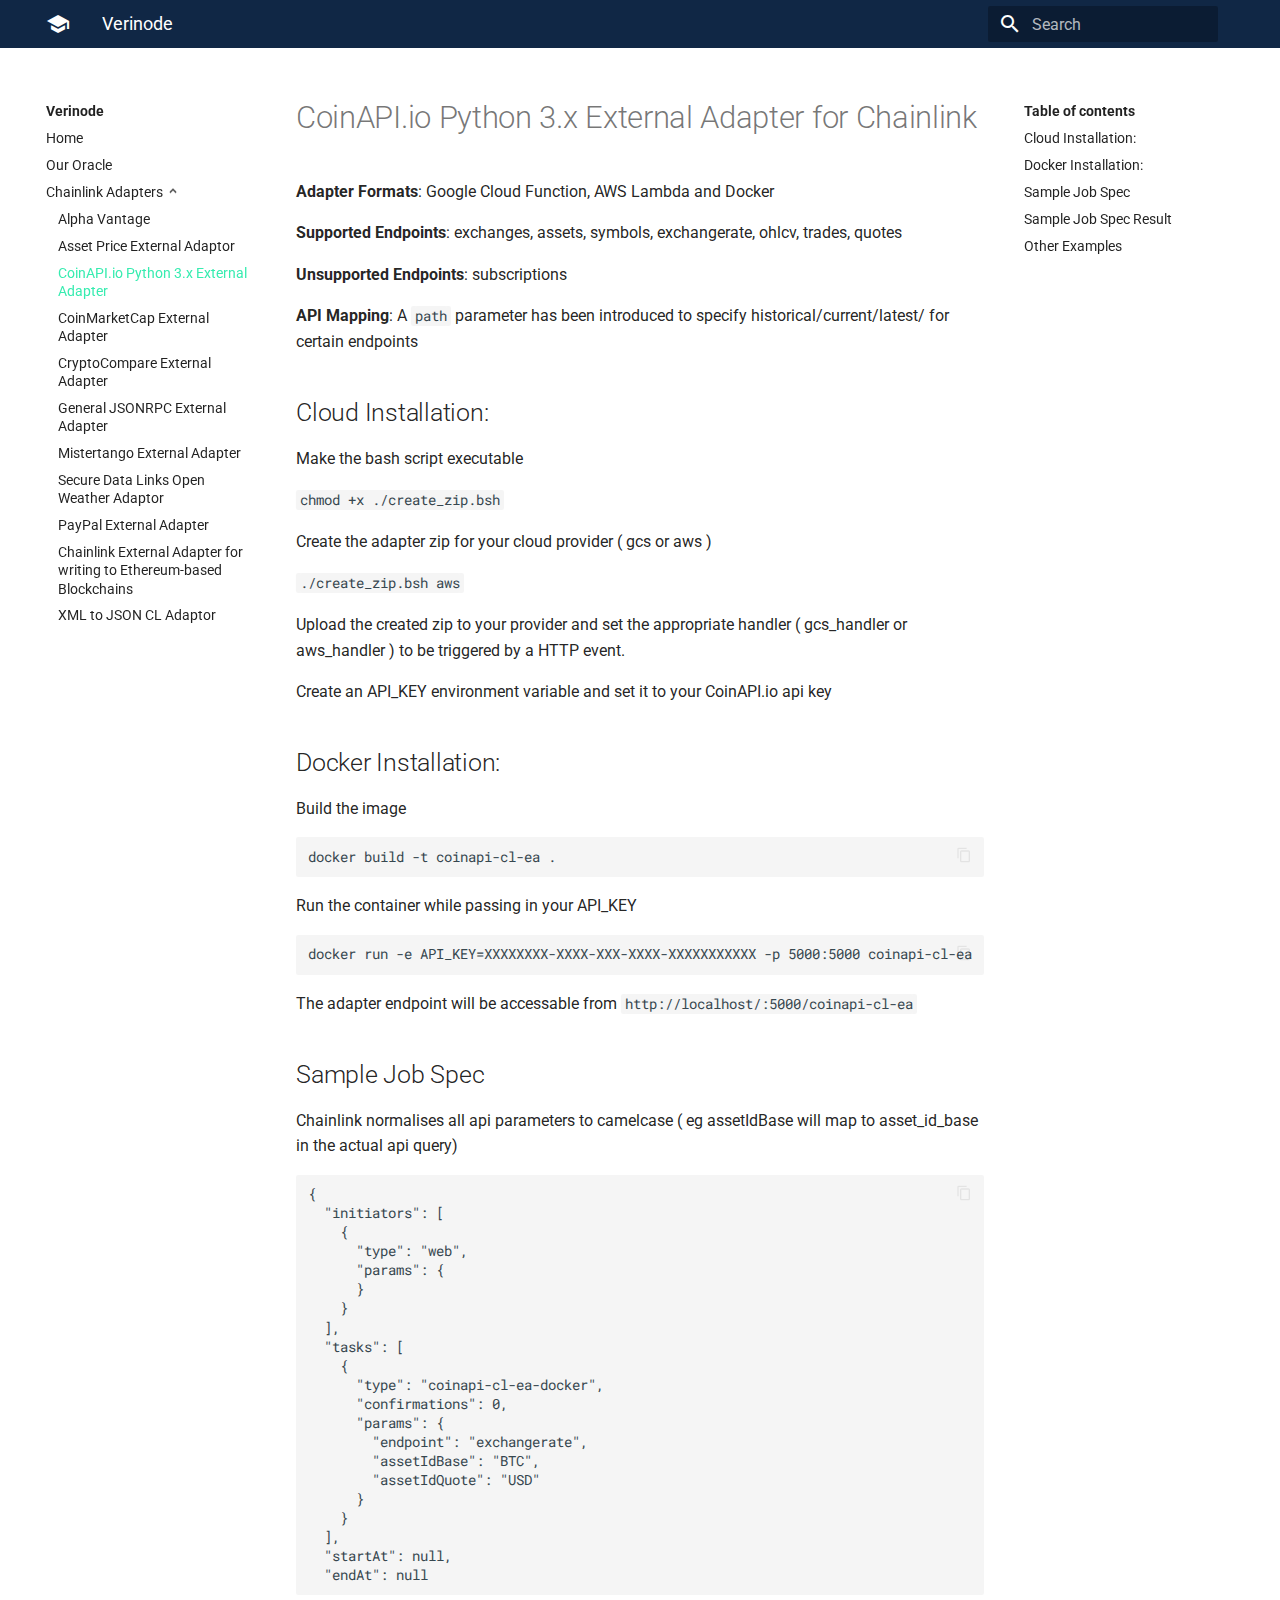
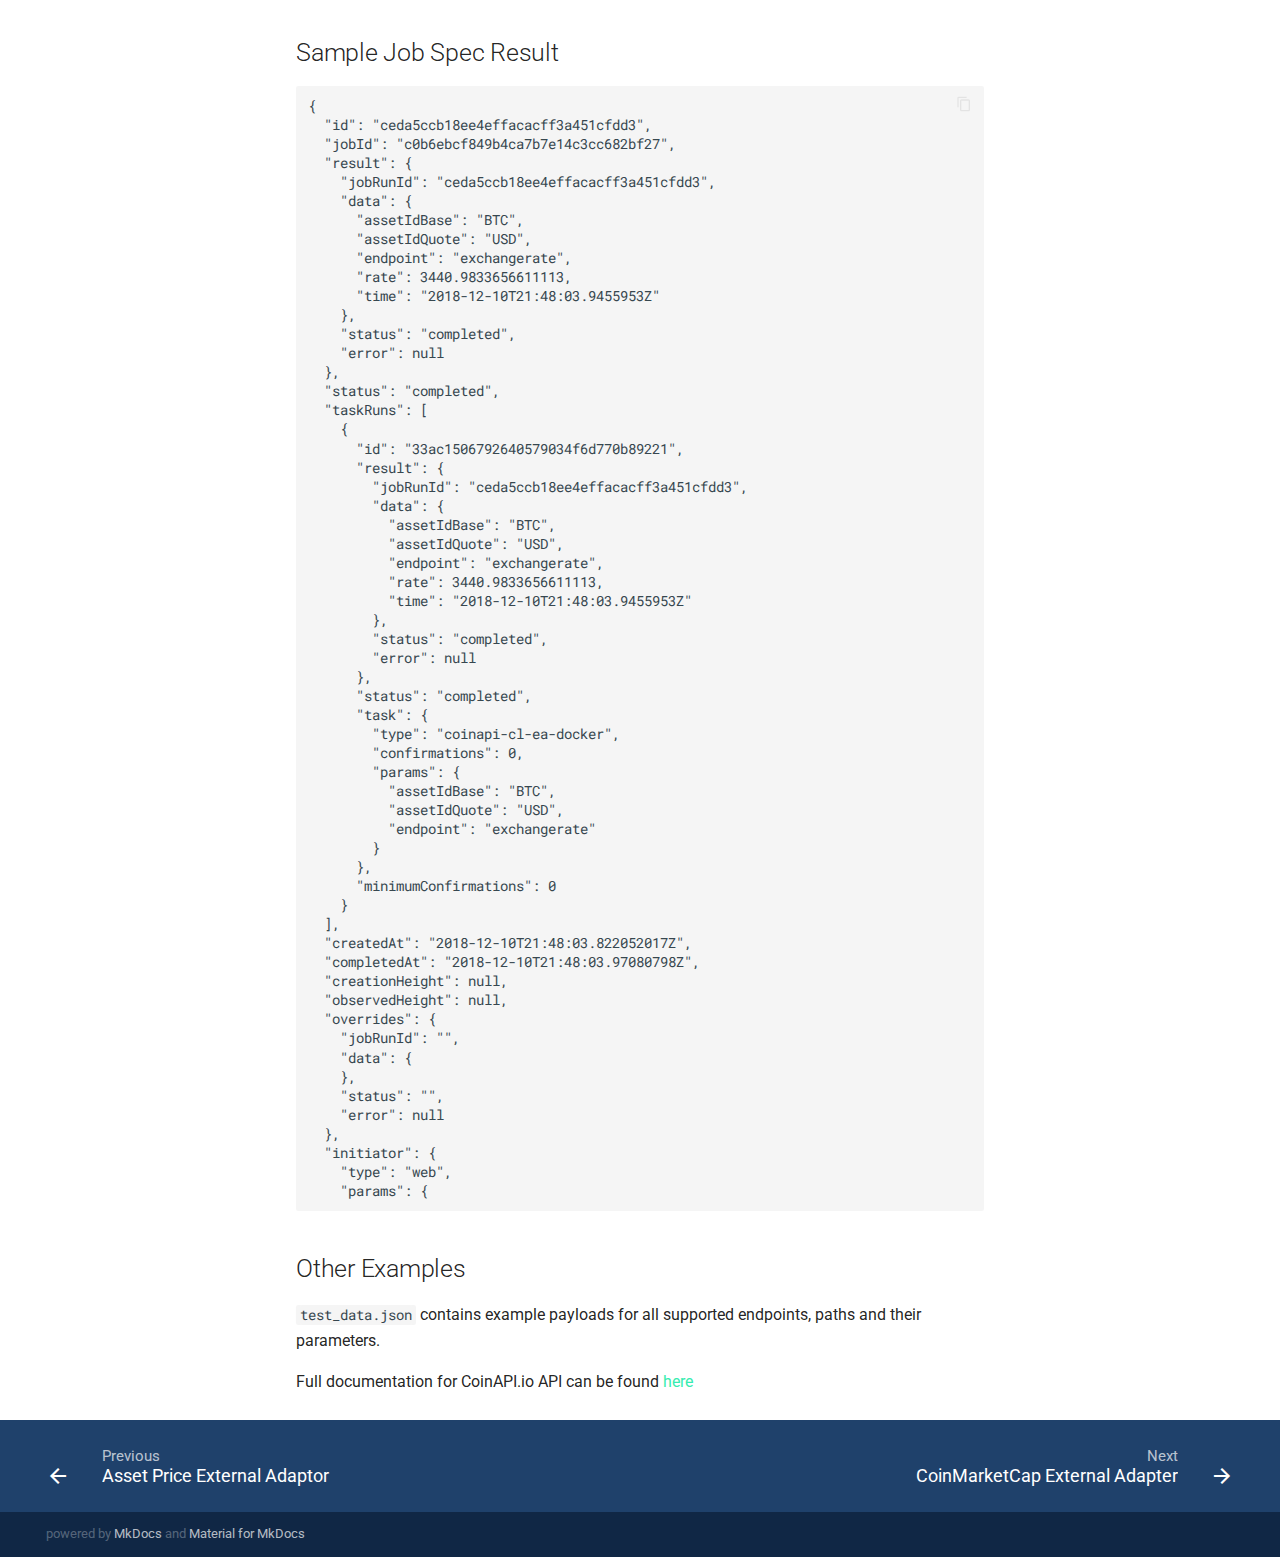
<file: site/chainlink-adapters/coinAPI.io-python-3.x-external-adapter/index.html>
<!doctype html>
<html lang="en" class="no-js">
  <head>
    
      <meta charset="utf-8">
      <meta name="viewport" content="width=device-width,initial-scale=1">
      <meta http-equiv="x-ua-compatible" content="ie=edge">
      
      
      
      
        <meta name="lang:clipboard.copy" content="Copy to clipboard">
      
        <meta name="lang:clipboard.copied" content="Copied to clipboard">
      
        <meta name="lang:search.language" content="en">
      
        <meta name="lang:search.pipeline.stopwords" content="True">
      
        <meta name="lang:search.pipeline.trimmer" content="True">
      
        <meta name="lang:search.result.none" content="No matching documents">
      
        <meta name="lang:search.result.one" content="1 matching document">
      
        <meta name="lang:search.result.other" content="# matching documents">
      
        <meta name="lang:search.tokenizer" content="[\s\-]+">
      
      <link rel="shortcut icon" href="../../assets/images/favicon.png">
      <meta name="generator" content="mkdocs-1.0.4, mkdocs-material-4.6.3">
    
    
      
        <title>CoinAPI.io Python 3.x External Adapter - Verinode</title>
      
    
    
      <link rel="stylesheet" href="../../assets/stylesheets/application.adb8469c.css">
      
      
    
    
      <script src="../../assets/javascripts/modernizr.86422ebf.js"></script>
    
    
      
        <link href="https://fonts.gstatic.com" rel="preconnect" crossorigin>
        <link rel="stylesheet" href="https://fonts.googleapis.com/css?family=Roboto:300,400,400i,700%7CRoboto+Mono&display=fallback">
        <style>body,input{font-family:"Roboto","Helvetica Neue",Helvetica,Arial,sans-serif}code,kbd,pre{font-family:"Roboto Mono","Courier New",Courier,monospace}</style>
      
    
    <link rel="stylesheet" href="../../assets/fonts/material-icons.css">
    
    
      <link rel="stylesheet" href="../../css/extra.css">
    
    
      
    
    
  </head>
  
    <body dir="ltr">
  
    <svg class="md-svg">
      <defs>
        
        
      </defs>
    </svg>
    <input class="md-toggle" data-md-toggle="drawer" type="checkbox" id="__drawer" autocomplete="off">
    <input class="md-toggle" data-md-toggle="search" type="checkbox" id="__search" autocomplete="off">
    <label class="md-overlay" data-md-component="overlay" for="__drawer"></label>
    
      <a href="#coinapiio-python-3x-external-adapter-for-chainlink" tabindex="0" class="md-skip">
        Skip to content
      </a>
    
    
      <header class="md-header" data-md-component="header">
  <nav class="md-header-nav md-grid">
    <div class="md-flex">
      <div class="md-flex__cell md-flex__cell--shrink">
        <a href="../.." title="Verinode" aria-label="Verinode" class="md-header-nav__button md-logo">
          
            <i class="md-icon"></i>
          
        </a>
      </div>
      <div class="md-flex__cell md-flex__cell--shrink">
        <label class="md-icon md-icon--menu md-header-nav__button" for="__drawer"></label>
      </div>
      <div class="md-flex__cell md-flex__cell--stretch">
        <div class="md-flex__ellipsis md-header-nav__title" data-md-component="title">
          
            <span class="md-header-nav__topic">
              Verinode
            </span>
            <span class="md-header-nav__topic">
              
                CoinAPI.io Python 3.x External Adapter
              
            </span>
          
        </div>
      </div>
      <div class="md-flex__cell md-flex__cell--shrink">
        
          <label class="md-icon md-icon--search md-header-nav__button" for="__search"></label>
          
<div class="md-search" data-md-component="search" role="dialog">
  <label class="md-search__overlay" for="__search"></label>
  <div class="md-search__inner" role="search">
    <form class="md-search__form" name="search">
      <input type="text" class="md-search__input" aria-label="search" name="query" placeholder="Search" autocapitalize="off" autocorrect="off" autocomplete="off" spellcheck="false" data-md-component="query" data-md-state="active">
      <label class="md-icon md-search__icon" for="__search"></label>
      <button type="reset" class="md-icon md-search__icon" data-md-component="reset" tabindex="-1">
        &#xE5CD;
      </button>
    </form>
    <div class="md-search__output">
      <div class="md-search__scrollwrap" data-md-scrollfix>
        <div class="md-search-result" data-md-component="result">
          <div class="md-search-result__meta">
            Type to start searching
          </div>
          <ol class="md-search-result__list"></ol>
        </div>
      </div>
    </div>
  </div>
</div>
        
      </div>
      
    </div>
  </nav>
</header>
    
    <div class="md-container">
      
        
      
      
      <main class="md-main" role="main">
        <div class="md-main__inner md-grid" data-md-component="container">
          
            
              <div class="md-sidebar md-sidebar--primary" data-md-component="navigation">
                <div class="md-sidebar__scrollwrap">
                  <div class="md-sidebar__inner">
                    <nav class="md-nav md-nav--primary" data-md-level="0">
  <label class="md-nav__title md-nav__title--site" for="__drawer">
    <a href="../.." title="Verinode" class="md-nav__button md-logo">
      
        <i class="md-icon"></i>
      
    </a>
    Verinode
  </label>
  
  <ul class="md-nav__list" data-md-scrollfix>
    
      
      
      


  <li class="md-nav__item">
    <a href="../.." title="Home" class="md-nav__link">
      Home
    </a>
  </li>

    
      
      
      


  <li class="md-nav__item">
    <a href="../../about/" title="Our Oracle" class="md-nav__link">
      Our Oracle
    </a>
  </li>

    
      
      
      

  


  <li class="md-nav__item md-nav__item--active md-nav__item--nested">
    
      <input class="md-toggle md-nav__toggle" data-md-toggle="nav-3" type="checkbox" id="nav-3" checked>
    
    <label class="md-nav__link" for="nav-3">
      Chainlink Adapters
    </label>
    <nav class="md-nav" data-md-component="collapsible" data-md-level="1">
      <label class="md-nav__title" for="nav-3">
        Chainlink Adapters
      </label>
      <ul class="md-nav__list" data-md-scrollfix>
        
        
          
          
          


  <li class="md-nav__item">
    <a href="../alpha-vantage/" title="Alpha Vantage" class="md-nav__link">
      Alpha Vantage
    </a>
  </li>

        
          
          
          


  <li class="md-nav__item">
    <a href="../asset-price-external-adaptor/" title="Asset Price External Adaptor" class="md-nav__link">
      Asset Price External Adaptor
    </a>
  </li>

        
          
          
          

  


  <li class="md-nav__item md-nav__item--active">
    
    <input class="md-toggle md-nav__toggle" data-md-toggle="toc" type="checkbox" id="__toc">
    
      
    
    
      <label class="md-nav__link md-nav__link--active" for="__toc">
        CoinAPI.io Python 3.x External Adapter
      </label>
    
    <a href="./" title="CoinAPI.io Python 3.x External Adapter" class="md-nav__link md-nav__link--active">
      CoinAPI.io Python 3.x External Adapter
    </a>
    
      
<nav class="md-nav md-nav--secondary">
  
  
    
  
  
    <label class="md-nav__title" for="__toc">Table of contents</label>
    <ul class="md-nav__list" data-md-scrollfix>
      
        <li class="md-nav__item">
  <a href="#cloud-installation" class="md-nav__link">
    Cloud Installation:
  </a>
  
</li>
      
        <li class="md-nav__item">
  <a href="#docker-installation" class="md-nav__link">
    Docker Installation:
  </a>
  
</li>
      
        <li class="md-nav__item">
  <a href="#sample-job-spec" class="md-nav__link">
    Sample Job Spec
  </a>
  
</li>
      
        <li class="md-nav__item">
  <a href="#sample-job-spec-result" class="md-nav__link">
    Sample Job Spec Result
  </a>
  
</li>
      
        <li class="md-nav__item">
  <a href="#other-examples" class="md-nav__link">
    Other Examples
  </a>
  
</li>
      
      
      
      
      
    </ul>
  
</nav>
    
  </li>

        
          
          
          


  <li class="md-nav__item">
    <a href="../coinmarketcap-external-adapter/" title="CoinMarketCap External Adapter" class="md-nav__link">
      CoinMarketCap External Adapter
    </a>
  </li>

        
          
          
          


  <li class="md-nav__item">
    <a href="../cryptocompare-external-adapter/" title="CryptoCompare External Adapter" class="md-nav__link">
      CryptoCompare External Adapter
    </a>
  </li>

        
          
          
          


  <li class="md-nav__item">
    <a href="../cryptocompare-external-adapter/" title="General JSONRPC External Adapter" class="md-nav__link">
      General JSONRPC External Adapter
    </a>
  </li>

        
          
          
          


  <li class="md-nav__item">
    <a href="../mistertango-external-adapter/" title="Mistertango External Adapter" class="md-nav__link">
      Mistertango External Adapter
    </a>
  </li>

        
          
          
          


  <li class="md-nav__item">
    <a href="../secure-data-links-open-weather-adaptor/" title="Secure Data Links Open Weather Adaptor" class="md-nav__link">
      Secure Data Links Open Weather Adaptor
    </a>
  </li>

        
          
          
          


  <li class="md-nav__item">
    <a href="../paypal-external-adapter/" title="PayPal External Adapter" class="md-nav__link">
      PayPal External Adapter
    </a>
  </li>

        
          
          
          


  <li class="md-nav__item">
    <a href="../chainlink-external-adapter-for-writing-to-ethereum-based-blockchains/" title="Chainlink External Adapter for writing to Ethereum-based Blockchains" class="md-nav__link">
      Chainlink External Adapter for writing to Ethereum-based Blockchains
    </a>
  </li>

        
          
          
          


  <li class="md-nav__item">
    <a href="../XML-to-JSON-cl-adaptor/" title="XML to JSON CL Adaptor" class="md-nav__link">
      XML to JSON CL Adaptor
    </a>
  </li>

        
      </ul>
    </nav>
  </li>

    
  </ul>
</nav>
                  </div>
                </div>
              </div>
            
            
              <div class="md-sidebar md-sidebar--secondary" data-md-component="toc">
                <div class="md-sidebar__scrollwrap">
                  <div class="md-sidebar__inner">
                    
<nav class="md-nav md-nav--secondary">
  
  
    
  
  
    <label class="md-nav__title" for="__toc">Table of contents</label>
    <ul class="md-nav__list" data-md-scrollfix>
      
        <li class="md-nav__item">
  <a href="#cloud-installation" class="md-nav__link">
    Cloud Installation:
  </a>
  
</li>
      
        <li class="md-nav__item">
  <a href="#docker-installation" class="md-nav__link">
    Docker Installation:
  </a>
  
</li>
      
        <li class="md-nav__item">
  <a href="#sample-job-spec" class="md-nav__link">
    Sample Job Spec
  </a>
  
</li>
      
        <li class="md-nav__item">
  <a href="#sample-job-spec-result" class="md-nav__link">
    Sample Job Spec Result
  </a>
  
</li>
      
        <li class="md-nav__item">
  <a href="#other-examples" class="md-nav__link">
    Other Examples
  </a>
  
</li>
      
      
      
      
      
    </ul>
  
</nav>
                  </div>
                </div>
              </div>
            
          
          <div class="md-content">
            <article class="md-content__inner md-typeset">
              
                
                
                <h1 id="coinapiio-python-3x-external-adapter-for-chainlink">CoinAPI.io Python 3.x External Adapter for Chainlink</h1>
<p><strong>Adapter Formats</strong>: Google Cloud Function, AWS Lambda and Docker</p>
<p><strong>Supported Endpoints</strong>: exchanges, assets, symbols, exchangerate, ohlcv, trades, quotes</p>
<p><strong>Unsupported Endpoints</strong>: subscriptions</p>
<p><strong>API Mapping</strong>: A <code>path</code> parameter has been introduced to specify historical/current/latest/ for certain endpoints</p>
<h2 id="cloud-installation">Cloud Installation:</h2>
<p>Make the bash script executable</p>
<p><code>chmod +x ./create_zip.bsh</code></p>
<p>Create the adapter zip for your cloud provider ( gcs or aws )</p>
<p><code>./create_zip.bsh aws</code></p>
<p>Upload the created zip to your provider and set the appropriate handler ( gcs_handler or aws_handler ) to be triggered by a HTTP event.</p>
<p>Create an API_KEY environment variable and set it to your CoinAPI.io api key</p>
<h2 id="docker-installation">Docker Installation:</h2>
<p>Build the image</p>
<pre><code>docker build -t coinapi-cl-ea .
</code></pre>

<p>Run the container while passing in your API_KEY</p>
<pre><code>docker run -e API_KEY=XXXXXXXX-XXXX-XXX-XXXX-XXXXXXXXXXX -p 5000:5000 coinapi-cl-ea
</code></pre>

<p>The adapter endpoint will be accessable from <code>http://localhost/:5000/coinapi-cl-ea</code></p>
<h2 id="sample-job-spec">Sample Job Spec</h2>
<p>Chainlink normalises all api parameters to camelcase ( eg assetIdBase will map to asset_id_base in the actual api query)</p>
<pre><code>{
  &quot;initiators&quot;: [
    {
      &quot;type&quot;: &quot;web&quot;,
      &quot;params&quot;: {
      }
    }
  ],
  &quot;tasks&quot;: [
    {
      &quot;type&quot;: &quot;coinapi-cl-ea-docker&quot;,
      &quot;confirmations&quot;: 0,
      &quot;params&quot;: {
        &quot;endpoint&quot;: &quot;exchangerate&quot;,
        &quot;assetIdBase&quot;: &quot;BTC&quot;,
        &quot;assetIdQuote&quot;: &quot;USD&quot;
      }
    }
  ],
  &quot;startAt&quot;: null,
  &quot;endAt&quot;: null
</code></pre>

<h2 id="sample-job-spec-result">Sample Job Spec Result</h2>
<pre><code>{
  &quot;id&quot;: &quot;ceda5ccb18ee4effacacff3a451cfdd3&quot;,
  &quot;jobId&quot;: &quot;c0b6ebcf849b4ca7b7e14c3cc682bf27&quot;,
  &quot;result&quot;: {
    &quot;jobRunId&quot;: &quot;ceda5ccb18ee4effacacff3a451cfdd3&quot;,
    &quot;data&quot;: {
      &quot;assetIdBase&quot;: &quot;BTC&quot;,
      &quot;assetIdQuote&quot;: &quot;USD&quot;,
      &quot;endpoint&quot;: &quot;exchangerate&quot;,
      &quot;rate&quot;: 3440.9833656611113,
      &quot;time&quot;: &quot;2018-12-10T21:48:03.9455953Z&quot;
    },
    &quot;status&quot;: &quot;completed&quot;,
    &quot;error&quot;: null
  },
  &quot;status&quot;: &quot;completed&quot;,
  &quot;taskRuns&quot;: [
    {
      &quot;id&quot;: &quot;33ac1506792640579034f6d770b89221&quot;,
      &quot;result&quot;: {
        &quot;jobRunId&quot;: &quot;ceda5ccb18ee4effacacff3a451cfdd3&quot;,
        &quot;data&quot;: {
          &quot;assetIdBase&quot;: &quot;BTC&quot;,
          &quot;assetIdQuote&quot;: &quot;USD&quot;,
          &quot;endpoint&quot;: &quot;exchangerate&quot;,
          &quot;rate&quot;: 3440.9833656611113,
          &quot;time&quot;: &quot;2018-12-10T21:48:03.9455953Z&quot;
        },
        &quot;status&quot;: &quot;completed&quot;,
        &quot;error&quot;: null
      },
      &quot;status&quot;: &quot;completed&quot;,
      &quot;task&quot;: {
        &quot;type&quot;: &quot;coinapi-cl-ea-docker&quot;,
        &quot;confirmations&quot;: 0,
        &quot;params&quot;: {
          &quot;assetIdBase&quot;: &quot;BTC&quot;,
          &quot;assetIdQuote&quot;: &quot;USD&quot;,
          &quot;endpoint&quot;: &quot;exchangerate&quot;
        }
      },
      &quot;minimumConfirmations&quot;: 0
    }
  ],
  &quot;createdAt&quot;: &quot;2018-12-10T21:48:03.822052017Z&quot;,
  &quot;completedAt&quot;: &quot;2018-12-10T21:48:03.97080798Z&quot;,
  &quot;creationHeight&quot;: null,
  &quot;observedHeight&quot;: null,
  &quot;overrides&quot;: {
    &quot;jobRunId&quot;: &quot;&quot;,
    &quot;data&quot;: {
    },
    &quot;status&quot;: &quot;&quot;,
    &quot;error&quot;: null
  },
  &quot;initiator&quot;: {
    &quot;type&quot;: &quot;web&quot;,
    &quot;params&quot;: {
</code></pre>

<h2 id="other-examples">Other Examples</h2>
<p><code>test_data.json</code> contains example payloads for all supported endpoints, paths and their parameters.</p>
<p>Full documentation for CoinAPI.io API can be found <a href="https://docs.coinapi.io/">here</a></p>
                
                  
                
                
              
              
                


              
            </article>
          </div>
        </div>
      </main>
      
        
<footer class="md-footer">
  
    <div class="md-footer-nav">
      <nav class="md-footer-nav__inner md-grid">
        
          <a href="../asset-price-external-adaptor/" title="Asset Price External Adaptor" class="md-flex md-footer-nav__link md-footer-nav__link--prev" rel="prev">
            <div class="md-flex__cell md-flex__cell--shrink">
              <i class="md-icon md-icon--arrow-back md-footer-nav__button"></i>
            </div>
            <div class="md-flex__cell md-flex__cell--stretch md-footer-nav__title">
              <span class="md-flex__ellipsis">
                <span class="md-footer-nav__direction">
                  Previous
                </span>
                Asset Price External Adaptor
              </span>
            </div>
          </a>
        
        
          <a href="../coinmarketcap-external-adapter/" title="CoinMarketCap External Adapter" class="md-flex md-footer-nav__link md-footer-nav__link--next" rel="next">
            <div class="md-flex__cell md-flex__cell--stretch md-footer-nav__title">
              <span class="md-flex__ellipsis">
                <span class="md-footer-nav__direction">
                  Next
                </span>
                CoinMarketCap External Adapter
              </span>
            </div>
            <div class="md-flex__cell md-flex__cell--shrink">
              <i class="md-icon md-icon--arrow-forward md-footer-nav__button"></i>
            </div>
          </a>
        
      </nav>
    </div>
  
  <div class="md-footer-meta md-typeset">
    <div class="md-footer-meta__inner md-grid">
      <div class="md-footer-copyright">
        
        powered by
        <a href="https://www.mkdocs.org" target="_blank" rel="noopener">MkDocs</a>
        and
        <a href="https://squidfunk.github.io/mkdocs-material/" target="_blank" rel="noopener">
          Material for MkDocs</a>
      </div>
      
    </div>
  </div>
</footer>
      
    </div>
    
      <script src="../../assets/javascripts/application.c33a9706.js"></script>
      
      <script>app.initialize({version:"1.0.4",url:{base:"../.."}})</script>
      
    
  </body>
</html>
</file>
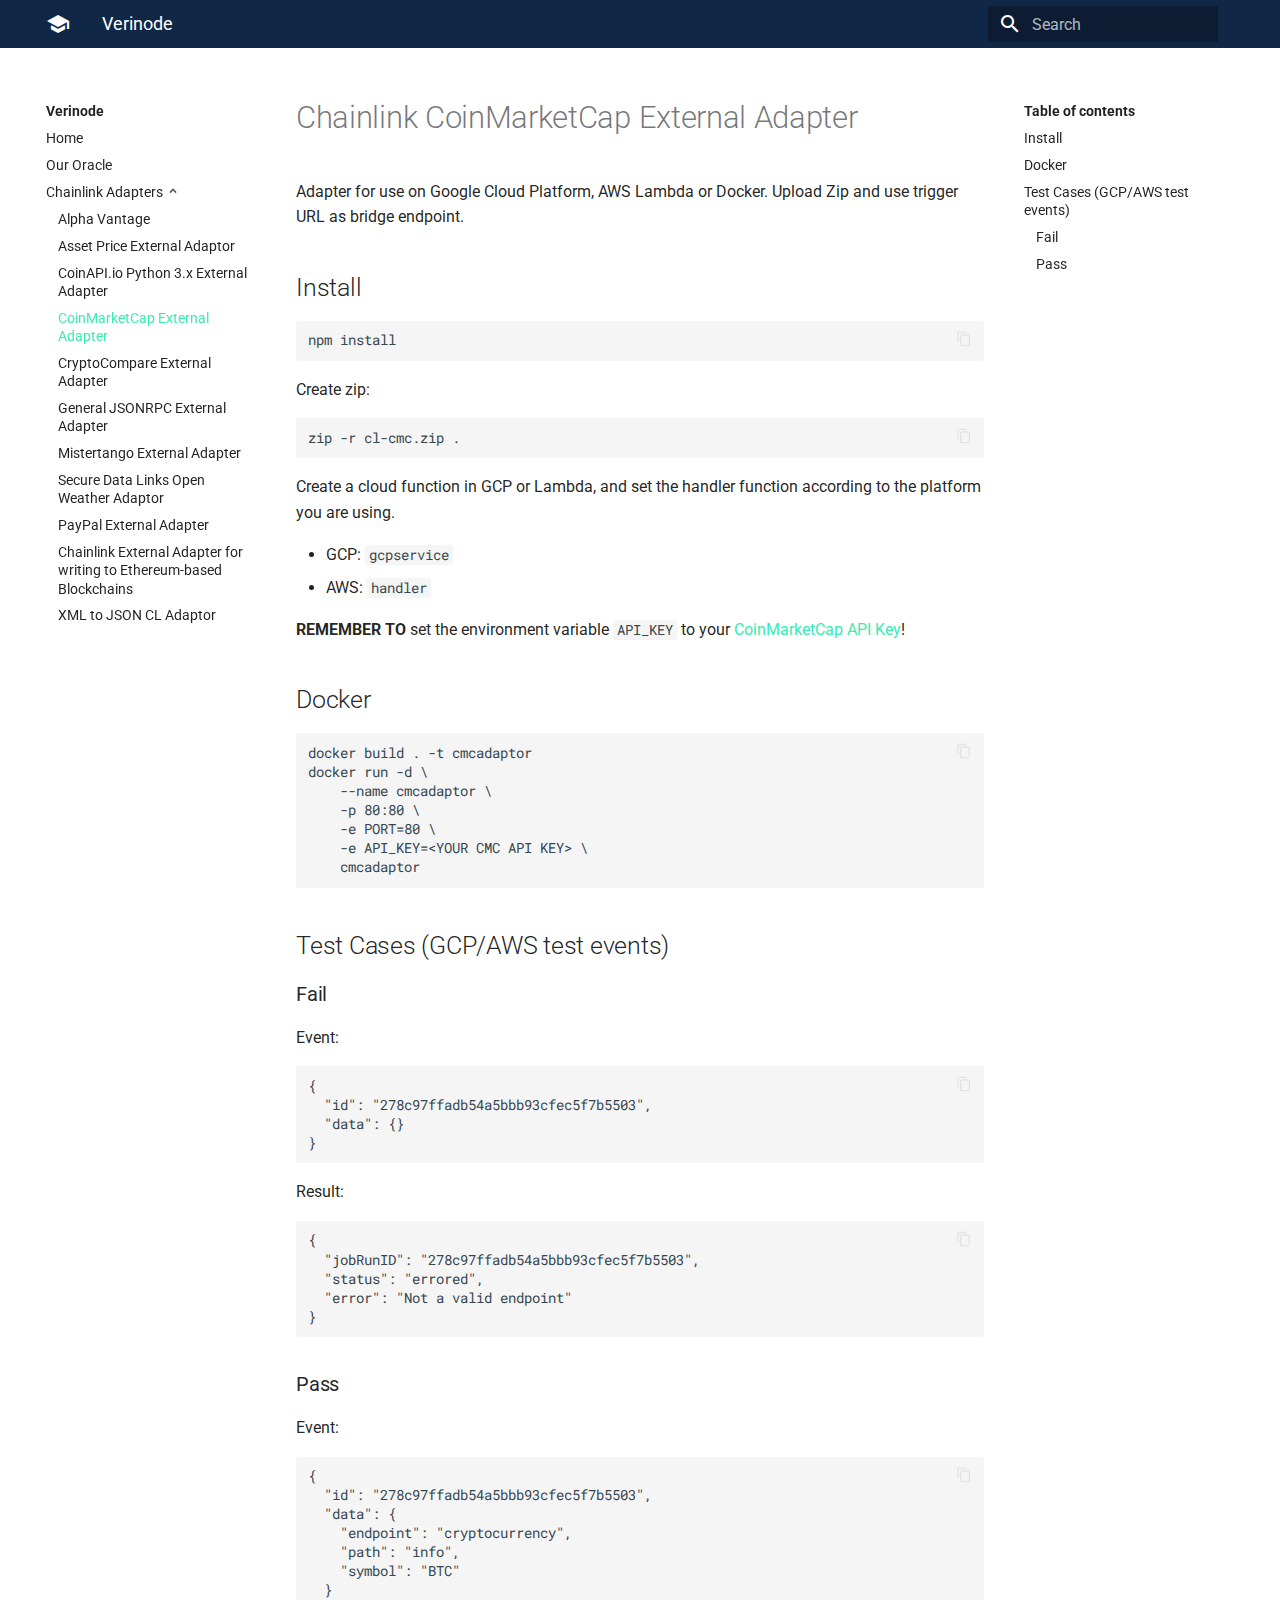
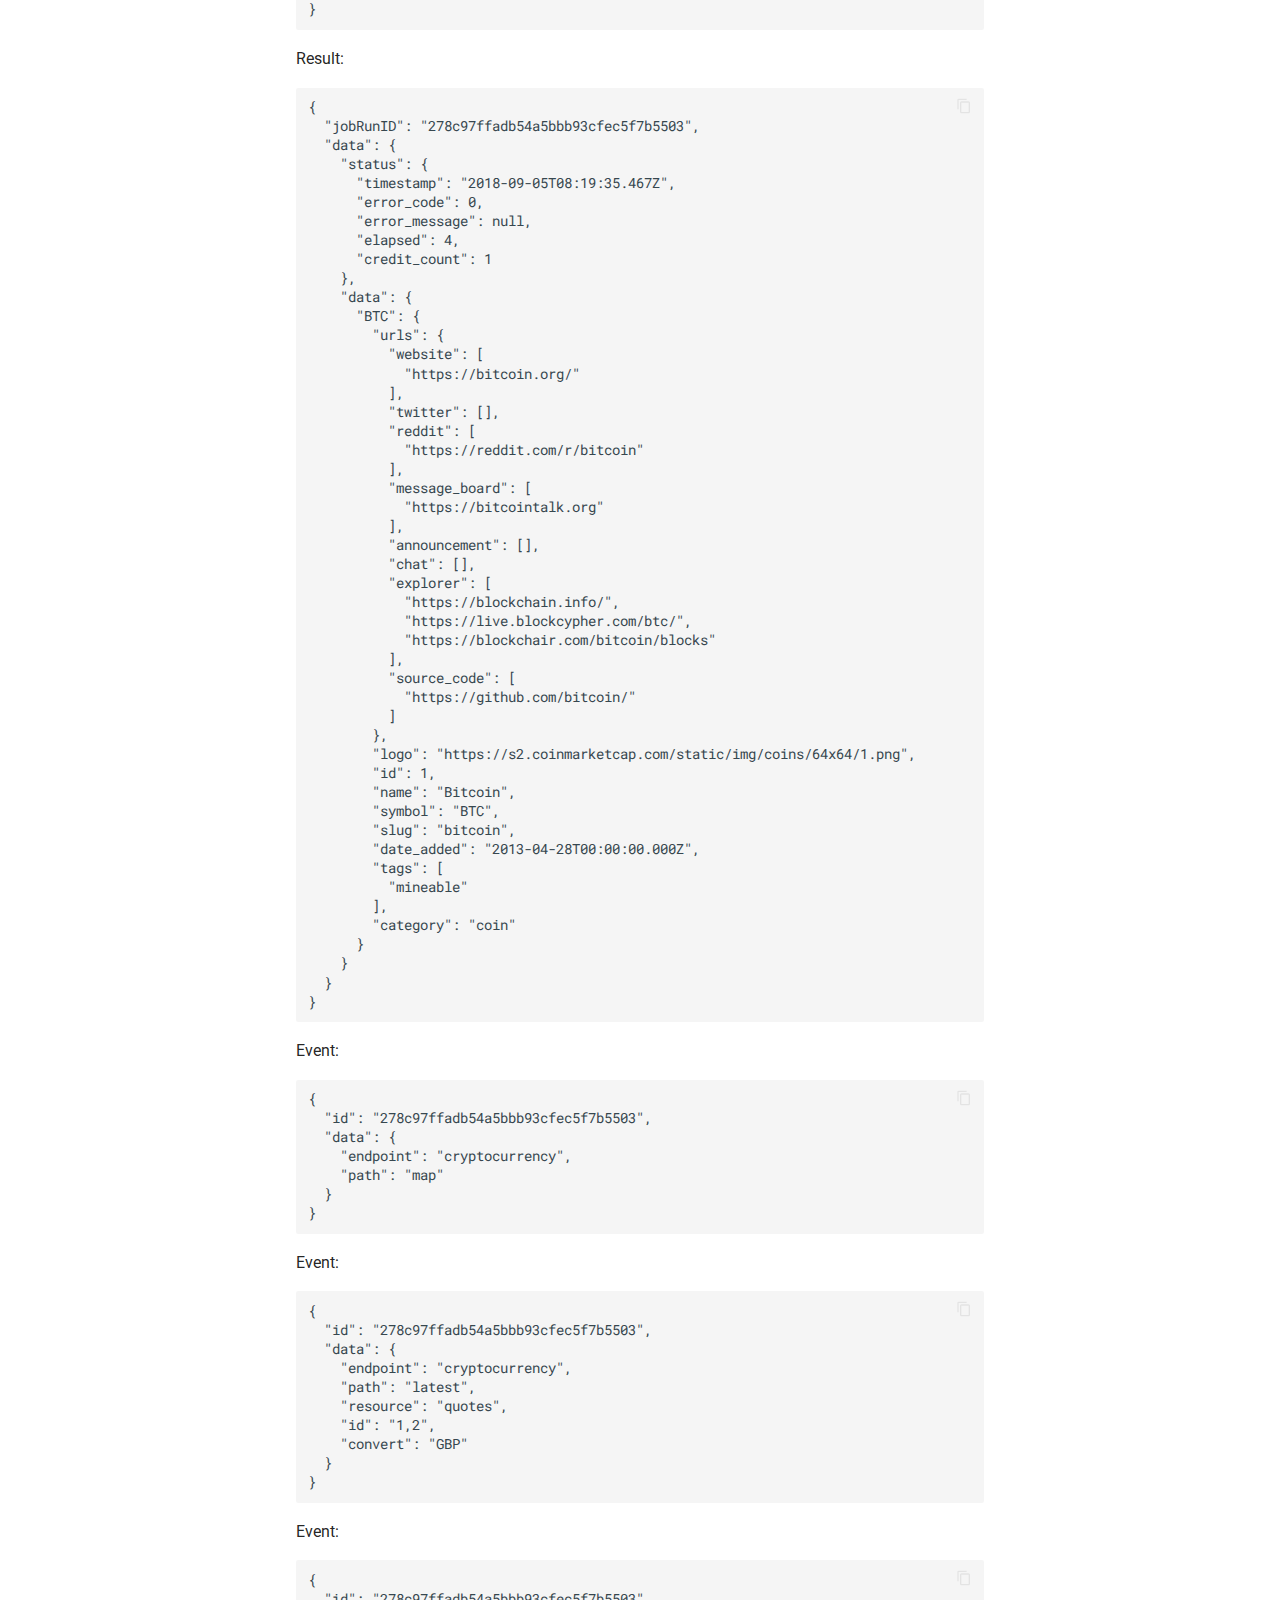
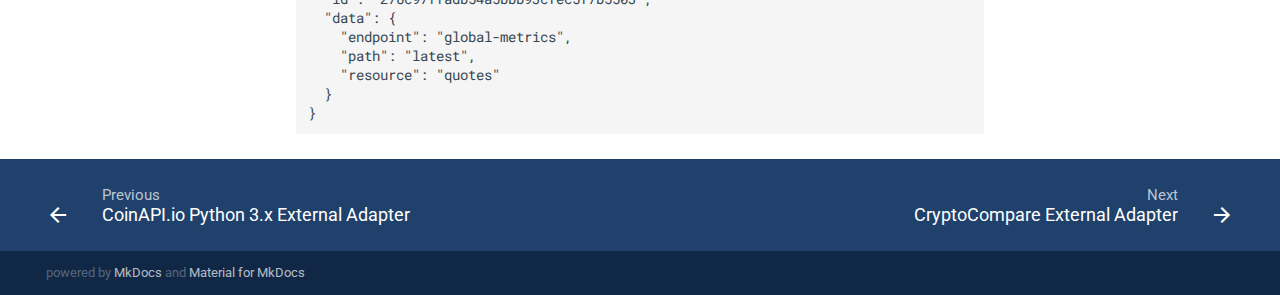
<file: site/chainlink-adapters/coinmarketcap-external-adapter/index.html>
<!doctype html>
<html lang="en" class="no-js">
  <head>
    
      <meta charset="utf-8">
      <meta name="viewport" content="width=device-width,initial-scale=1">
      <meta http-equiv="x-ua-compatible" content="ie=edge">
      
      
      
      
        <meta name="lang:clipboard.copy" content="Copy to clipboard">
      
        <meta name="lang:clipboard.copied" content="Copied to clipboard">
      
        <meta name="lang:search.language" content="en">
      
        <meta name="lang:search.pipeline.stopwords" content="True">
      
        <meta name="lang:search.pipeline.trimmer" content="True">
      
        <meta name="lang:search.result.none" content="No matching documents">
      
        <meta name="lang:search.result.one" content="1 matching document">
      
        <meta name="lang:search.result.other" content="# matching documents">
      
        <meta name="lang:search.tokenizer" content="[\s\-]+">
      
      <link rel="shortcut icon" href="../../assets/images/favicon.png">
      <meta name="generator" content="mkdocs-1.0.4, mkdocs-material-4.6.3">
    
    
      
        <title>CoinMarketCap External Adapter - Verinode</title>
      
    
    
      <link rel="stylesheet" href="../../assets/stylesheets/application.adb8469c.css">
      
      
    
    
      <script src="../../assets/javascripts/modernizr.86422ebf.js"></script>
    
    
      
        <link href="https://fonts.gstatic.com" rel="preconnect" crossorigin>
        <link rel="stylesheet" href="https://fonts.googleapis.com/css?family=Roboto:300,400,400i,700%7CRoboto+Mono&display=fallback">
        <style>body,input{font-family:"Roboto","Helvetica Neue",Helvetica,Arial,sans-serif}code,kbd,pre{font-family:"Roboto Mono","Courier New",Courier,monospace}</style>
      
    
    <link rel="stylesheet" href="../../assets/fonts/material-icons.css">
    
    
      <link rel="stylesheet" href="../../css/extra.css">
    
    
      
    
    
  </head>
  
    <body dir="ltr">
  
    <svg class="md-svg">
      <defs>
        
        
      </defs>
    </svg>
    <input class="md-toggle" data-md-toggle="drawer" type="checkbox" id="__drawer" autocomplete="off">
    <input class="md-toggle" data-md-toggle="search" type="checkbox" id="__search" autocomplete="off">
    <label class="md-overlay" data-md-component="overlay" for="__drawer"></label>
    
      <a href="#chainlink-coinmarketcap-external-adapter" tabindex="0" class="md-skip">
        Skip to content
      </a>
    
    
      <header class="md-header" data-md-component="header">
  <nav class="md-header-nav md-grid">
    <div class="md-flex">
      <div class="md-flex__cell md-flex__cell--shrink">
        <a href="../.." title="Verinode" aria-label="Verinode" class="md-header-nav__button md-logo">
          
            <i class="md-icon"></i>
          
        </a>
      </div>
      <div class="md-flex__cell md-flex__cell--shrink">
        <label class="md-icon md-icon--menu md-header-nav__button" for="__drawer"></label>
      </div>
      <div class="md-flex__cell md-flex__cell--stretch">
        <div class="md-flex__ellipsis md-header-nav__title" data-md-component="title">
          
            <span class="md-header-nav__topic">
              Verinode
            </span>
            <span class="md-header-nav__topic">
              
                CoinMarketCap External Adapter
              
            </span>
          
        </div>
      </div>
      <div class="md-flex__cell md-flex__cell--shrink">
        
          <label class="md-icon md-icon--search md-header-nav__button" for="__search"></label>
          
<div class="md-search" data-md-component="search" role="dialog">
  <label class="md-search__overlay" for="__search"></label>
  <div class="md-search__inner" role="search">
    <form class="md-search__form" name="search">
      <input type="text" class="md-search__input" aria-label="search" name="query" placeholder="Search" autocapitalize="off" autocorrect="off" autocomplete="off" spellcheck="false" data-md-component="query" data-md-state="active">
      <label class="md-icon md-search__icon" for="__search"></label>
      <button type="reset" class="md-icon md-search__icon" data-md-component="reset" tabindex="-1">
        &#xE5CD;
      </button>
    </form>
    <div class="md-search__output">
      <div class="md-search__scrollwrap" data-md-scrollfix>
        <div class="md-search-result" data-md-component="result">
          <div class="md-search-result__meta">
            Type to start searching
          </div>
          <ol class="md-search-result__list"></ol>
        </div>
      </div>
    </div>
  </div>
</div>
        
      </div>
      
    </div>
  </nav>
</header>
    
    <div class="md-container">
      
        
      
      
      <main class="md-main" role="main">
        <div class="md-main__inner md-grid" data-md-component="container">
          
            
              <div class="md-sidebar md-sidebar--primary" data-md-component="navigation">
                <div class="md-sidebar__scrollwrap">
                  <div class="md-sidebar__inner">
                    <nav class="md-nav md-nav--primary" data-md-level="0">
  <label class="md-nav__title md-nav__title--site" for="__drawer">
    <a href="../.." title="Verinode" class="md-nav__button md-logo">
      
        <i class="md-icon"></i>
      
    </a>
    Verinode
  </label>
  
  <ul class="md-nav__list" data-md-scrollfix>
    
      
      
      


  <li class="md-nav__item">
    <a href="../.." title="Home" class="md-nav__link">
      Home
    </a>
  </li>

    
      
      
      


  <li class="md-nav__item">
    <a href="../../about/" title="Our Oracle" class="md-nav__link">
      Our Oracle
    </a>
  </li>

    
      
      
      

  


  <li class="md-nav__item md-nav__item--active md-nav__item--nested">
    
      <input class="md-toggle md-nav__toggle" data-md-toggle="nav-3" type="checkbox" id="nav-3" checked>
    
    <label class="md-nav__link" for="nav-3">
      Chainlink Adapters
    </label>
    <nav class="md-nav" data-md-component="collapsible" data-md-level="1">
      <label class="md-nav__title" for="nav-3">
        Chainlink Adapters
      </label>
      <ul class="md-nav__list" data-md-scrollfix>
        
        
          
          
          


  <li class="md-nav__item">
    <a href="../alpha-vantage/" title="Alpha Vantage" class="md-nav__link">
      Alpha Vantage
    </a>
  </li>

        
          
          
          


  <li class="md-nav__item">
    <a href="../asset-price-external-adaptor/" title="Asset Price External Adaptor" class="md-nav__link">
      Asset Price External Adaptor
    </a>
  </li>

        
          
          
          


  <li class="md-nav__item">
    <a href="../coinAPI.io-python-3.x-external-adapter/" title="CoinAPI.io Python 3.x External Adapter" class="md-nav__link">
      CoinAPI.io Python 3.x External Adapter
    </a>
  </li>

        
          
          
          

  


  <li class="md-nav__item md-nav__item--active">
    
    <input class="md-toggle md-nav__toggle" data-md-toggle="toc" type="checkbox" id="__toc">
    
      
    
    
      <label class="md-nav__link md-nav__link--active" for="__toc">
        CoinMarketCap External Adapter
      </label>
    
    <a href="./" title="CoinMarketCap External Adapter" class="md-nav__link md-nav__link--active">
      CoinMarketCap External Adapter
    </a>
    
      
<nav class="md-nav md-nav--secondary">
  
  
    
  
  
    <label class="md-nav__title" for="__toc">Table of contents</label>
    <ul class="md-nav__list" data-md-scrollfix>
      
        <li class="md-nav__item">
  <a href="#install" class="md-nav__link">
    Install
  </a>
  
</li>
      
        <li class="md-nav__item">
  <a href="#docker" class="md-nav__link">
    Docker
  </a>
  
</li>
      
        <li class="md-nav__item">
  <a href="#test-cases-gcpaws-test-events" class="md-nav__link">
    Test Cases (GCP/AWS test events)
  </a>
  
    <nav class="md-nav">
      <ul class="md-nav__list">
        
          <li class="md-nav__item">
  <a href="#fail" class="md-nav__link">
    Fail
  </a>
  
</li>
        
          <li class="md-nav__item">
  <a href="#pass" class="md-nav__link">
    Pass
  </a>
  
</li>
        
      </ul>
    </nav>
  
</li>
      
      
      
      
      
    </ul>
  
</nav>
    
  </li>

        
          
          
          


  <li class="md-nav__item">
    <a href="../cryptocompare-external-adapter/" title="CryptoCompare External Adapter" class="md-nav__link">
      CryptoCompare External Adapter
    </a>
  </li>

        
          
          
          


  <li class="md-nav__item">
    <a href="../cryptocompare-external-adapter/" title="General JSONRPC External Adapter" class="md-nav__link">
      General JSONRPC External Adapter
    </a>
  </li>

        
          
          
          


  <li class="md-nav__item">
    <a href="../mistertango-external-adapter/" title="Mistertango External Adapter" class="md-nav__link">
      Mistertango External Adapter
    </a>
  </li>

        
          
          
          


  <li class="md-nav__item">
    <a href="../secure-data-links-open-weather-adaptor/" title="Secure Data Links Open Weather Adaptor" class="md-nav__link">
      Secure Data Links Open Weather Adaptor
    </a>
  </li>

        
          
          
          


  <li class="md-nav__item">
    <a href="../paypal-external-adapter/" title="PayPal External Adapter" class="md-nav__link">
      PayPal External Adapter
    </a>
  </li>

        
          
          
          


  <li class="md-nav__item">
    <a href="../chainlink-external-adapter-for-writing-to-ethereum-based-blockchains/" title="Chainlink External Adapter for writing to Ethereum-based Blockchains" class="md-nav__link">
      Chainlink External Adapter for writing to Ethereum-based Blockchains
    </a>
  </li>

        
          
          
          


  <li class="md-nav__item">
    <a href="../XML-to-JSON-cl-adaptor/" title="XML to JSON CL Adaptor" class="md-nav__link">
      XML to JSON CL Adaptor
    </a>
  </li>

        
      </ul>
    </nav>
  </li>

    
  </ul>
</nav>
                  </div>
                </div>
              </div>
            
            
              <div class="md-sidebar md-sidebar--secondary" data-md-component="toc">
                <div class="md-sidebar__scrollwrap">
                  <div class="md-sidebar__inner">
                    
<nav class="md-nav md-nav--secondary">
  
  
    
  
  
    <label class="md-nav__title" for="__toc">Table of contents</label>
    <ul class="md-nav__list" data-md-scrollfix>
      
        <li class="md-nav__item">
  <a href="#install" class="md-nav__link">
    Install
  </a>
  
</li>
      
        <li class="md-nav__item">
  <a href="#docker" class="md-nav__link">
    Docker
  </a>
  
</li>
      
        <li class="md-nav__item">
  <a href="#test-cases-gcpaws-test-events" class="md-nav__link">
    Test Cases (GCP/AWS test events)
  </a>
  
    <nav class="md-nav">
      <ul class="md-nav__list">
        
          <li class="md-nav__item">
  <a href="#fail" class="md-nav__link">
    Fail
  </a>
  
</li>
        
          <li class="md-nav__item">
  <a href="#pass" class="md-nav__link">
    Pass
  </a>
  
</li>
        
      </ul>
    </nav>
  
</li>
      
      
      
      
      
    </ul>
  
</nav>
                  </div>
                </div>
              </div>
            
          
          <div class="md-content">
            <article class="md-content__inner md-typeset">
              
                
                
                <h1 id="chainlink-coinmarketcap-external-adapter">Chainlink CoinMarketCap External Adapter</h1>
<p>Adapter for use on Google Cloud Platform, AWS Lambda or Docker. Upload Zip and use trigger URL as bridge endpoint.</p>
<h2 id="install">Install</h2>
<pre><code class="bash">npm install
</code></pre>

<p>Create zip:</p>
<pre><code class="bash">zip -r cl-cmc.zip .
</code></pre>

<p>Create a cloud function in GCP or Lambda, and set the handler function according to the platform you are using.</p>
<ul>
<li>GCP: <code>gcpservice</code></li>
<li>AWS: <code>handler</code></li>
</ul>
<p><strong>REMEMBER TO</strong> set the environment variable <code>API_KEY</code> to your <a href="https://pro.coinmarketcap.com/">CoinMarketCap API Key</a>!</p>
<h2 id="docker">Docker</h2>
<pre><code class="bash">docker build . -t cmcadaptor
docker run -d \
    --name cmcadaptor \
    -p 80:80 \
    -e PORT=80 \
    -e API_KEY=&lt;YOUR CMC API KEY&gt; \
    cmcadaptor
</code></pre>

<h2 id="test-cases-gcpaws-test-events">Test Cases (GCP/AWS test events)</h2>
<h3 id="fail">Fail</h3>
<p>Event: </p>
<pre><code class="json">{
  &quot;id&quot;: &quot;278c97ffadb54a5bbb93cfec5f7b5503&quot;,
  &quot;data&quot;: {}
}
</code></pre>

<p>Result:</p>
<pre><code class="json">{
  &quot;jobRunID&quot;: &quot;278c97ffadb54a5bbb93cfec5f7b5503&quot;,
  &quot;status&quot;: &quot;errored&quot;,
  &quot;error&quot;: &quot;Not a valid endpoint&quot;
}
</code></pre>

<h3 id="pass">Pass</h3>
<p>Event:</p>
<pre><code class="json">{
  &quot;id&quot;: &quot;278c97ffadb54a5bbb93cfec5f7b5503&quot;,
  &quot;data&quot;: {
    &quot;endpoint&quot;: &quot;cryptocurrency&quot;,
    &quot;path&quot;: &quot;info&quot;,
    &quot;symbol&quot;: &quot;BTC&quot;
  }
}
</code></pre>

<p>Result:</p>
<pre><code class="json">{
  &quot;jobRunID&quot;: &quot;278c97ffadb54a5bbb93cfec5f7b5503&quot;,
  &quot;data&quot;: {
    &quot;status&quot;: {
      &quot;timestamp&quot;: &quot;2018-09-05T08:19:35.467Z&quot;,
      &quot;error_code&quot;: 0,
      &quot;error_message&quot;: null,
      &quot;elapsed&quot;: 4,
      &quot;credit_count&quot;: 1
    },
    &quot;data&quot;: {
      &quot;BTC&quot;: {
        &quot;urls&quot;: {
          &quot;website&quot;: [
            &quot;https://bitcoin.org/&quot;
          ],
          &quot;twitter&quot;: [],
          &quot;reddit&quot;: [
            &quot;https://reddit.com/r/bitcoin&quot;
          ],
          &quot;message_board&quot;: [
            &quot;https://bitcointalk.org&quot;
          ],
          &quot;announcement&quot;: [],
          &quot;chat&quot;: [],
          &quot;explorer&quot;: [
            &quot;https://blockchain.info/&quot;,
            &quot;https://live.blockcypher.com/btc/&quot;,
            &quot;https://blockchair.com/bitcoin/blocks&quot;
          ],
          &quot;source_code&quot;: [
            &quot;https://github.com/bitcoin/&quot;
          ]
        },
        &quot;logo&quot;: &quot;https://s2.coinmarketcap.com/static/img/coins/64x64/1.png&quot;,
        &quot;id&quot;: 1,
        &quot;name&quot;: &quot;Bitcoin&quot;,
        &quot;symbol&quot;: &quot;BTC&quot;,
        &quot;slug&quot;: &quot;bitcoin&quot;,
        &quot;date_added&quot;: &quot;2013-04-28T00:00:00.000Z&quot;,
        &quot;tags&quot;: [
          &quot;mineable&quot;
        ],
        &quot;category&quot;: &quot;coin&quot;
      }
    }
  }
}
</code></pre>

<p>Event:</p>
<pre><code class="json">{
  &quot;id&quot;: &quot;278c97ffadb54a5bbb93cfec5f7b5503&quot;,
  &quot;data&quot;: {
    &quot;endpoint&quot;: &quot;cryptocurrency&quot;,
    &quot;path&quot;: &quot;map&quot;
  }
}
</code></pre>

<p>Event:</p>
<pre><code class="json">{
  &quot;id&quot;: &quot;278c97ffadb54a5bbb93cfec5f7b5503&quot;,
  &quot;data&quot;: {
    &quot;endpoint&quot;: &quot;cryptocurrency&quot;,
    &quot;path&quot;: &quot;latest&quot;,
    &quot;resource&quot;: &quot;quotes&quot;,
    &quot;id&quot;: &quot;1,2&quot;,
    &quot;convert&quot;: &quot;GBP&quot;
  }
}
</code></pre>

<p>Event:</p>
<pre><code class="json">{
  &quot;id&quot;: &quot;278c97ffadb54a5bbb93cfec5f7b5503&quot;,
  &quot;data&quot;: {
    &quot;endpoint&quot;: &quot;global-metrics&quot;,
    &quot;path&quot;: &quot;latest&quot;,
    &quot;resource&quot;: &quot;quotes&quot;
  }
}
</code></pre>
                
                  
                
                
              
              
                


              
            </article>
          </div>
        </div>
      </main>
      
        
<footer class="md-footer">
  
    <div class="md-footer-nav">
      <nav class="md-footer-nav__inner md-grid">
        
          <a href="../coinAPI.io-python-3.x-external-adapter/" title="CoinAPI.io Python 3.x External Adapter" class="md-flex md-footer-nav__link md-footer-nav__link--prev" rel="prev">
            <div class="md-flex__cell md-flex__cell--shrink">
              <i class="md-icon md-icon--arrow-back md-footer-nav__button"></i>
            </div>
            <div class="md-flex__cell md-flex__cell--stretch md-footer-nav__title">
              <span class="md-flex__ellipsis">
                <span class="md-footer-nav__direction">
                  Previous
                </span>
                CoinAPI.io Python 3.x External Adapter
              </span>
            </div>
          </a>
        
        
          <a href="../cryptocompare-external-adapter/" title="CryptoCompare External Adapter" class="md-flex md-footer-nav__link md-footer-nav__link--next" rel="next">
            <div class="md-flex__cell md-flex__cell--stretch md-footer-nav__title">
              <span class="md-flex__ellipsis">
                <span class="md-footer-nav__direction">
                  Next
                </span>
                CryptoCompare External Adapter
              </span>
            </div>
            <div class="md-flex__cell md-flex__cell--shrink">
              <i class="md-icon md-icon--arrow-forward md-footer-nav__button"></i>
            </div>
          </a>
        
      </nav>
    </div>
  
  <div class="md-footer-meta md-typeset">
    <div class="md-footer-meta__inner md-grid">
      <div class="md-footer-copyright">
        
        powered by
        <a href="https://www.mkdocs.org" target="_blank" rel="noopener">MkDocs</a>
        and
        <a href="https://squidfunk.github.io/mkdocs-material/" target="_blank" rel="noopener">
          Material for MkDocs</a>
      </div>
      
    </div>
  </div>
</footer>
      
    </div>
    
      <script src="../../assets/javascripts/application.c33a9706.js"></script>
      
      <script>app.initialize({version:"1.0.4",url:{base:"../.."}})</script>
      
    
  </body>
</html>
</file>
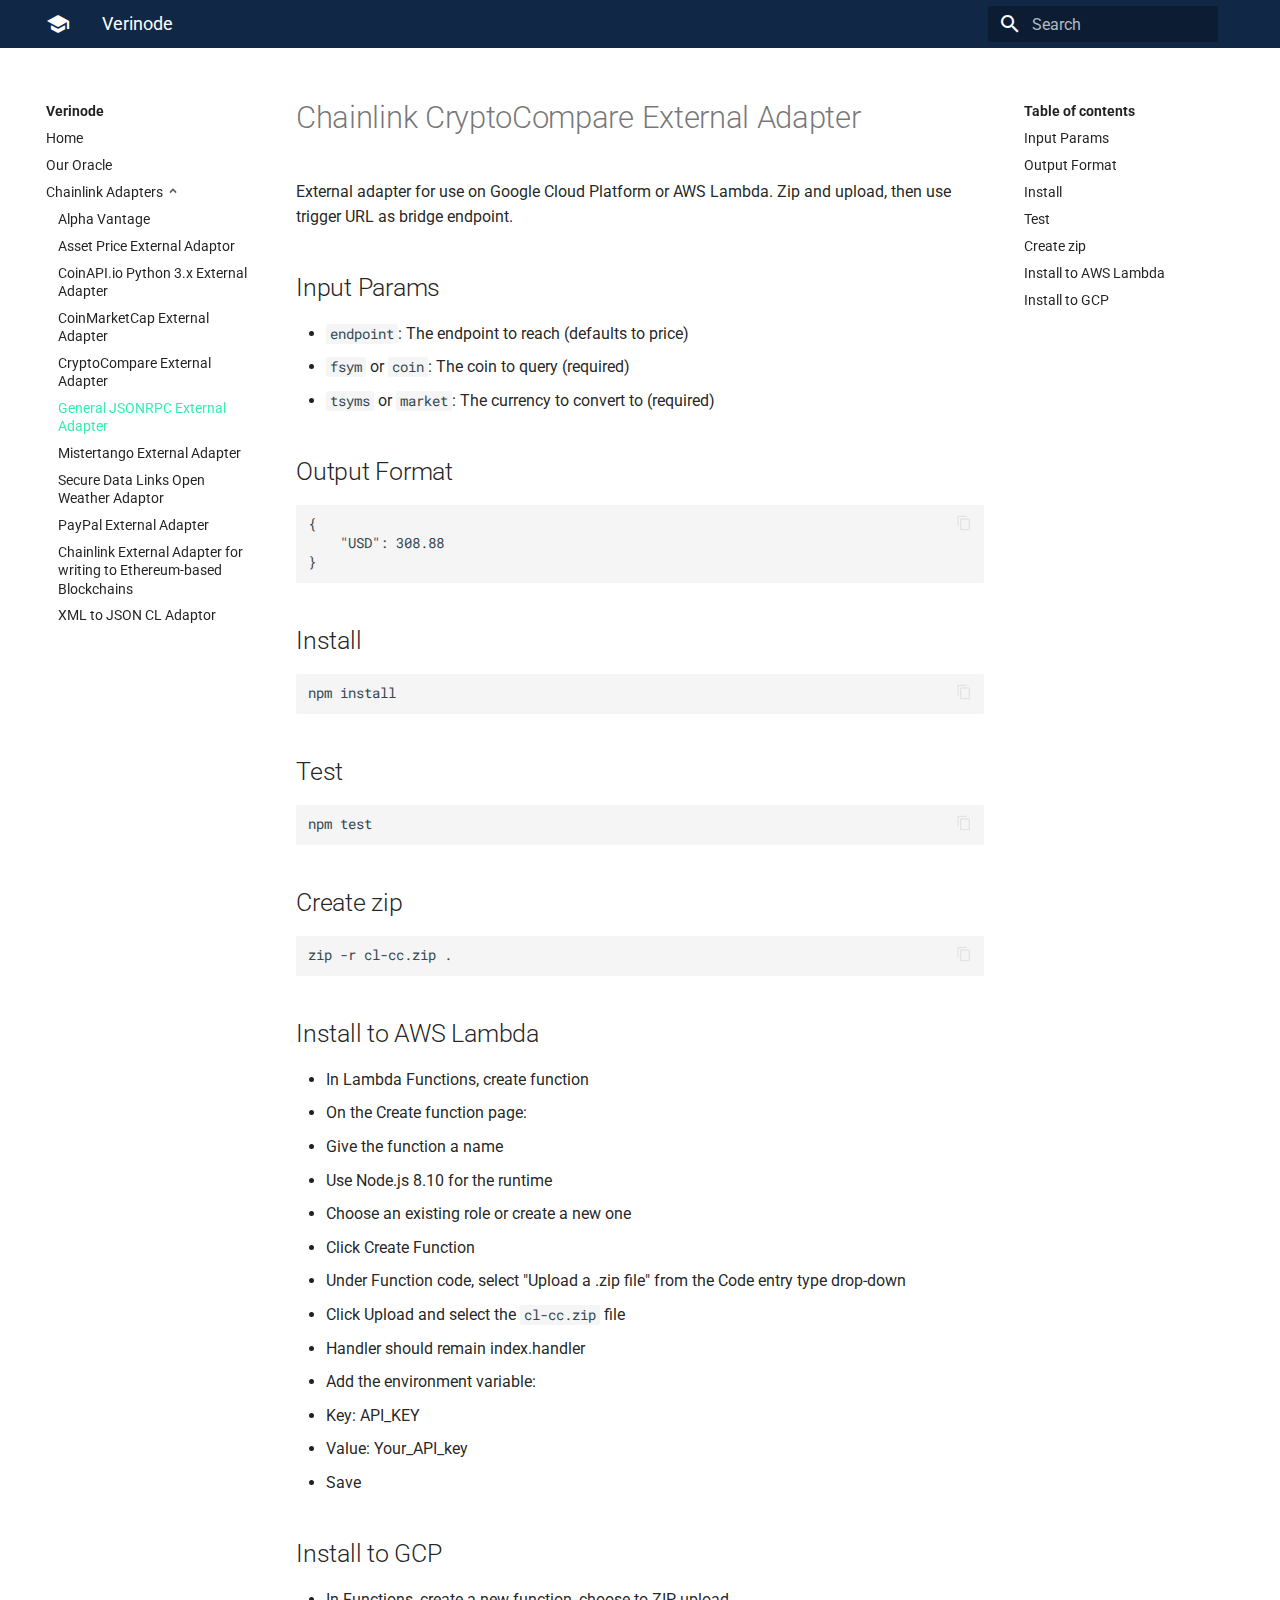
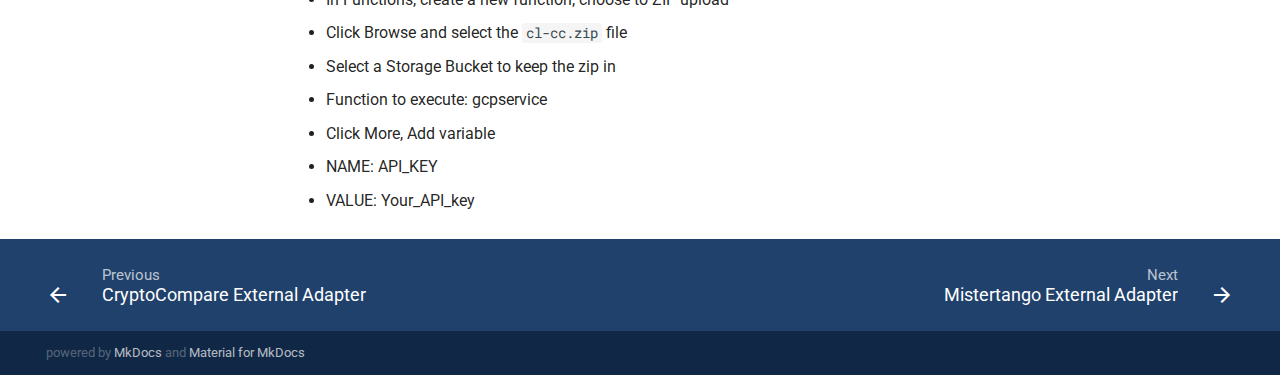
<file: site/chainlink-adapters/cryptocompare-external-adapter/index.html>
<!doctype html>
<html lang="en" class="no-js">
  <head>
    
      <meta charset="utf-8">
      <meta name="viewport" content="width=device-width,initial-scale=1">
      <meta http-equiv="x-ua-compatible" content="ie=edge">
      
      
      
      
        <meta name="lang:clipboard.copy" content="Copy to clipboard">
      
        <meta name="lang:clipboard.copied" content="Copied to clipboard">
      
        <meta name="lang:search.language" content="en">
      
        <meta name="lang:search.pipeline.stopwords" content="True">
      
        <meta name="lang:search.pipeline.trimmer" content="True">
      
        <meta name="lang:search.result.none" content="No matching documents">
      
        <meta name="lang:search.result.one" content="1 matching document">
      
        <meta name="lang:search.result.other" content="# matching documents">
      
        <meta name="lang:search.tokenizer" content="[\s\-]+">
      
      <link rel="shortcut icon" href="../../assets/images/favicon.png">
      <meta name="generator" content="mkdocs-1.0.4, mkdocs-material-4.6.3">
    
    
      
        <title>General JSONRPC External Adapter - Verinode</title>
      
    
    
      <link rel="stylesheet" href="../../assets/stylesheets/application.adb8469c.css">
      
      
    
    
      <script src="../../assets/javascripts/modernizr.86422ebf.js"></script>
    
    
      
        <link href="https://fonts.gstatic.com" rel="preconnect" crossorigin>
        <link rel="stylesheet" href="https://fonts.googleapis.com/css?family=Roboto:300,400,400i,700%7CRoboto+Mono&display=fallback">
        <style>body,input{font-family:"Roboto","Helvetica Neue",Helvetica,Arial,sans-serif}code,kbd,pre{font-family:"Roboto Mono","Courier New",Courier,monospace}</style>
      
    
    <link rel="stylesheet" href="../../assets/fonts/material-icons.css">
    
    
      <link rel="stylesheet" href="../../css/extra.css">
    
    
      
    
    
  </head>
  
    <body dir="ltr">
  
    <svg class="md-svg">
      <defs>
        
        
      </defs>
    </svg>
    <input class="md-toggle" data-md-toggle="drawer" type="checkbox" id="__drawer" autocomplete="off">
    <input class="md-toggle" data-md-toggle="search" type="checkbox" id="__search" autocomplete="off">
    <label class="md-overlay" data-md-component="overlay" for="__drawer"></label>
    
      <a href="#chainlink-cryptocompare-external-adapter" tabindex="0" class="md-skip">
        Skip to content
      </a>
    
    
      <header class="md-header" data-md-component="header">
  <nav class="md-header-nav md-grid">
    <div class="md-flex">
      <div class="md-flex__cell md-flex__cell--shrink">
        <a href="../.." title="Verinode" aria-label="Verinode" class="md-header-nav__button md-logo">
          
            <i class="md-icon"></i>
          
        </a>
      </div>
      <div class="md-flex__cell md-flex__cell--shrink">
        <label class="md-icon md-icon--menu md-header-nav__button" for="__drawer"></label>
      </div>
      <div class="md-flex__cell md-flex__cell--stretch">
        <div class="md-flex__ellipsis md-header-nav__title" data-md-component="title">
          
            <span class="md-header-nav__topic">
              Verinode
            </span>
            <span class="md-header-nav__topic">
              
                General JSONRPC External Adapter
              
            </span>
          
        </div>
      </div>
      <div class="md-flex__cell md-flex__cell--shrink">
        
          <label class="md-icon md-icon--search md-header-nav__button" for="__search"></label>
          
<div class="md-search" data-md-component="search" role="dialog">
  <label class="md-search__overlay" for="__search"></label>
  <div class="md-search__inner" role="search">
    <form class="md-search__form" name="search">
      <input type="text" class="md-search__input" aria-label="search" name="query" placeholder="Search" autocapitalize="off" autocorrect="off" autocomplete="off" spellcheck="false" data-md-component="query" data-md-state="active">
      <label class="md-icon md-search__icon" for="__search"></label>
      <button type="reset" class="md-icon md-search__icon" data-md-component="reset" tabindex="-1">
        &#xE5CD;
      </button>
    </form>
    <div class="md-search__output">
      <div class="md-search__scrollwrap" data-md-scrollfix>
        <div class="md-search-result" data-md-component="result">
          <div class="md-search-result__meta">
            Type to start searching
          </div>
          <ol class="md-search-result__list"></ol>
        </div>
      </div>
    </div>
  </div>
</div>
        
      </div>
      
    </div>
  </nav>
</header>
    
    <div class="md-container">
      
        
      
      
      <main class="md-main" role="main">
        <div class="md-main__inner md-grid" data-md-component="container">
          
            
              <div class="md-sidebar md-sidebar--primary" data-md-component="navigation">
                <div class="md-sidebar__scrollwrap">
                  <div class="md-sidebar__inner">
                    <nav class="md-nav md-nav--primary" data-md-level="0">
  <label class="md-nav__title md-nav__title--site" for="__drawer">
    <a href="../.." title="Verinode" class="md-nav__button md-logo">
      
        <i class="md-icon"></i>
      
    </a>
    Verinode
  </label>
  
  <ul class="md-nav__list" data-md-scrollfix>
    
      
      
      


  <li class="md-nav__item">
    <a href="../.." title="Home" class="md-nav__link">
      Home
    </a>
  </li>

    
      
      
      


  <li class="md-nav__item">
    <a href="../../about/" title="Our Oracle" class="md-nav__link">
      Our Oracle
    </a>
  </li>

    
      
      
      

  


  <li class="md-nav__item md-nav__item--active md-nav__item--nested">
    
      <input class="md-toggle md-nav__toggle" data-md-toggle="nav-3" type="checkbox" id="nav-3" checked>
    
    <label class="md-nav__link" for="nav-3">
      Chainlink Adapters
    </label>
    <nav class="md-nav" data-md-component="collapsible" data-md-level="1">
      <label class="md-nav__title" for="nav-3">
        Chainlink Adapters
      </label>
      <ul class="md-nav__list" data-md-scrollfix>
        
        
          
          
          


  <li class="md-nav__item">
    <a href="../alpha-vantage/" title="Alpha Vantage" class="md-nav__link">
      Alpha Vantage
    </a>
  </li>

        
          
          
          


  <li class="md-nav__item">
    <a href="../asset-price-external-adaptor/" title="Asset Price External Adaptor" class="md-nav__link">
      Asset Price External Adaptor
    </a>
  </li>

        
          
          
          


  <li class="md-nav__item">
    <a href="../coinAPI.io-python-3.x-external-adapter/" title="CoinAPI.io Python 3.x External Adapter" class="md-nav__link">
      CoinAPI.io Python 3.x External Adapter
    </a>
  </li>

        
          
          
          


  <li class="md-nav__item">
    <a href="../coinmarketcap-external-adapter/" title="CoinMarketCap External Adapter" class="md-nav__link">
      CoinMarketCap External Adapter
    </a>
  </li>

        
          
          
          


  <li class="md-nav__item">
    <a href="./" title="CryptoCompare External Adapter" class="md-nav__link">
      CryptoCompare External Adapter
    </a>
  </li>

        
          
          
          

  


  <li class="md-nav__item md-nav__item--active">
    
    <input class="md-toggle md-nav__toggle" data-md-toggle="toc" type="checkbox" id="__toc">
    
      
    
    
      <label class="md-nav__link md-nav__link--active" for="__toc">
        General JSONRPC External Adapter
      </label>
    
    <a href="./" title="General JSONRPC External Adapter" class="md-nav__link md-nav__link--active">
      General JSONRPC External Adapter
    </a>
    
      
<nav class="md-nav md-nav--secondary">
  
  
    
  
  
    <label class="md-nav__title" for="__toc">Table of contents</label>
    <ul class="md-nav__list" data-md-scrollfix>
      
        <li class="md-nav__item">
  <a href="#input-params" class="md-nav__link">
    Input Params
  </a>
  
</li>
      
        <li class="md-nav__item">
  <a href="#output-format" class="md-nav__link">
    Output Format
  </a>
  
</li>
      
        <li class="md-nav__item">
  <a href="#install" class="md-nav__link">
    Install
  </a>
  
</li>
      
        <li class="md-nav__item">
  <a href="#test" class="md-nav__link">
    Test
  </a>
  
</li>
      
        <li class="md-nav__item">
  <a href="#create-zip" class="md-nav__link">
    Create zip
  </a>
  
</li>
      
        <li class="md-nav__item">
  <a href="#install-to-aws-lambda" class="md-nav__link">
    Install to AWS Lambda
  </a>
  
</li>
      
        <li class="md-nav__item">
  <a href="#install-to-gcp" class="md-nav__link">
    Install to GCP
  </a>
  
</li>
      
      
      
      
      
    </ul>
  
</nav>
    
  </li>

        
          
          
          


  <li class="md-nav__item">
    <a href="../mistertango-external-adapter/" title="Mistertango External Adapter" class="md-nav__link">
      Mistertango External Adapter
    </a>
  </li>

        
          
          
          


  <li class="md-nav__item">
    <a href="../secure-data-links-open-weather-adaptor/" title="Secure Data Links Open Weather Adaptor" class="md-nav__link">
      Secure Data Links Open Weather Adaptor
    </a>
  </li>

        
          
          
          


  <li class="md-nav__item">
    <a href="../paypal-external-adapter/" title="PayPal External Adapter" class="md-nav__link">
      PayPal External Adapter
    </a>
  </li>

        
          
          
          


  <li class="md-nav__item">
    <a href="../chainlink-external-adapter-for-writing-to-ethereum-based-blockchains/" title="Chainlink External Adapter for writing to Ethereum-based Blockchains" class="md-nav__link">
      Chainlink External Adapter for writing to Ethereum-based Blockchains
    </a>
  </li>

        
          
          
          


  <li class="md-nav__item">
    <a href="../XML-to-JSON-cl-adaptor/" title="XML to JSON CL Adaptor" class="md-nav__link">
      XML to JSON CL Adaptor
    </a>
  </li>

        
      </ul>
    </nav>
  </li>

    
  </ul>
</nav>
                  </div>
                </div>
              </div>
            
            
              <div class="md-sidebar md-sidebar--secondary" data-md-component="toc">
                <div class="md-sidebar__scrollwrap">
                  <div class="md-sidebar__inner">
                    
<nav class="md-nav md-nav--secondary">
  
  
    
  
  
    <label class="md-nav__title" for="__toc">Table of contents</label>
    <ul class="md-nav__list" data-md-scrollfix>
      
        <li class="md-nav__item">
  <a href="#input-params" class="md-nav__link">
    Input Params
  </a>
  
</li>
      
        <li class="md-nav__item">
  <a href="#output-format" class="md-nav__link">
    Output Format
  </a>
  
</li>
      
        <li class="md-nav__item">
  <a href="#install" class="md-nav__link">
    Install
  </a>
  
</li>
      
        <li class="md-nav__item">
  <a href="#test" class="md-nav__link">
    Test
  </a>
  
</li>
      
        <li class="md-nav__item">
  <a href="#create-zip" class="md-nav__link">
    Create zip
  </a>
  
</li>
      
        <li class="md-nav__item">
  <a href="#install-to-aws-lambda" class="md-nav__link">
    Install to AWS Lambda
  </a>
  
</li>
      
        <li class="md-nav__item">
  <a href="#install-to-gcp" class="md-nav__link">
    Install to GCP
  </a>
  
</li>
      
      
      
      
      
    </ul>
  
</nav>
                  </div>
                </div>
              </div>
            
          
          <div class="md-content">
            <article class="md-content__inner md-typeset">
              
                
                
                <h1 id="chainlink-cryptocompare-external-adapter">Chainlink CryptoCompare External Adapter</h1>
<p>External adapter for use on Google Cloud Platform or AWS Lambda. Zip and upload, then use trigger URL as bridge endpoint.</p>
<h2 id="input-params">Input Params</h2>
<ul>
<li><code>endpoint</code>: The endpoint to reach (defaults to price)</li>
<li><code>fsym</code> or <code>coin</code>: The coin to query (required)</li>
<li><code>tsyms</code> or <code>market</code>: The currency to convert to (required)</li>
</ul>
<h2 id="output-format">Output Format</h2>
<pre><code class="json">{
    &quot;USD&quot;: 308.88
}
</code></pre>

<h2 id="install">Install</h2>
<pre><code class="bash">npm install
</code></pre>

<h2 id="test">Test</h2>
<pre><code class="bash">npm test
</code></pre>

<h2 id="create-zip">Create zip</h2>
<pre><code class="bash">zip -r cl-cc.zip .
</code></pre>

<h2 id="install-to-aws-lambda">Install to AWS Lambda</h2>
<ul>
<li>In Lambda Functions, create function</li>
<li>On the Create function page:</li>
<li>Give the function a name</li>
<li>Use Node.js 8.10 for the runtime</li>
<li>Choose an existing role or create a new one</li>
<li>Click Create Function</li>
<li>Under Function code, select "Upload a .zip file" from the Code entry type drop-down</li>
<li>Click Upload and select the <code>cl-cc.zip</code> file</li>
<li>Handler should remain index.handler</li>
<li>Add the environment variable:</li>
<li>Key: API_KEY</li>
<li>Value: Your_API_key</li>
<li>Save</li>
</ul>
<h2 id="install-to-gcp">Install to GCP</h2>
<ul>
<li>In Functions, create a new function, choose to ZIP upload</li>
<li>Click Browse and select the <code>cl-cc.zip</code> file</li>
<li>Select a Storage Bucket to keep the zip in</li>
<li>Function to execute: gcpservice</li>
<li>Click More, Add variable</li>
<li>NAME: API_KEY</li>
<li>VALUE: Your_API_key</li>
</ul>
                
                  
                
                
              
              
                


              
            </article>
          </div>
        </div>
      </main>
      
        
<footer class="md-footer">
  
    <div class="md-footer-nav">
      <nav class="md-footer-nav__inner md-grid">
        
          <a href="./" title="CryptoCompare External Adapter" class="md-flex md-footer-nav__link md-footer-nav__link--prev" rel="prev">
            <div class="md-flex__cell md-flex__cell--shrink">
              <i class="md-icon md-icon--arrow-back md-footer-nav__button"></i>
            </div>
            <div class="md-flex__cell md-flex__cell--stretch md-footer-nav__title">
              <span class="md-flex__ellipsis">
                <span class="md-footer-nav__direction">
                  Previous
                </span>
                CryptoCompare External Adapter
              </span>
            </div>
          </a>
        
        
          <a href="../mistertango-external-adapter/" title="Mistertango External Adapter" class="md-flex md-footer-nav__link md-footer-nav__link--next" rel="next">
            <div class="md-flex__cell md-flex__cell--stretch md-footer-nav__title">
              <span class="md-flex__ellipsis">
                <span class="md-footer-nav__direction">
                  Next
                </span>
                Mistertango External Adapter
              </span>
            </div>
            <div class="md-flex__cell md-flex__cell--shrink">
              <i class="md-icon md-icon--arrow-forward md-footer-nav__button"></i>
            </div>
          </a>
        
      </nav>
    </div>
  
  <div class="md-footer-meta md-typeset">
    <div class="md-footer-meta__inner md-grid">
      <div class="md-footer-copyright">
        
        powered by
        <a href="https://www.mkdocs.org" target="_blank" rel="noopener">MkDocs</a>
        and
        <a href="https://squidfunk.github.io/mkdocs-material/" target="_blank" rel="noopener">
          Material for MkDocs</a>
      </div>
      
    </div>
  </div>
</footer>
      
    </div>
    
      <script src="../../assets/javascripts/application.c33a9706.js"></script>
      
      <script>app.initialize({version:"1.0.4",url:{base:"../.."}})</script>
      
    
  </body>
</html>
</file>
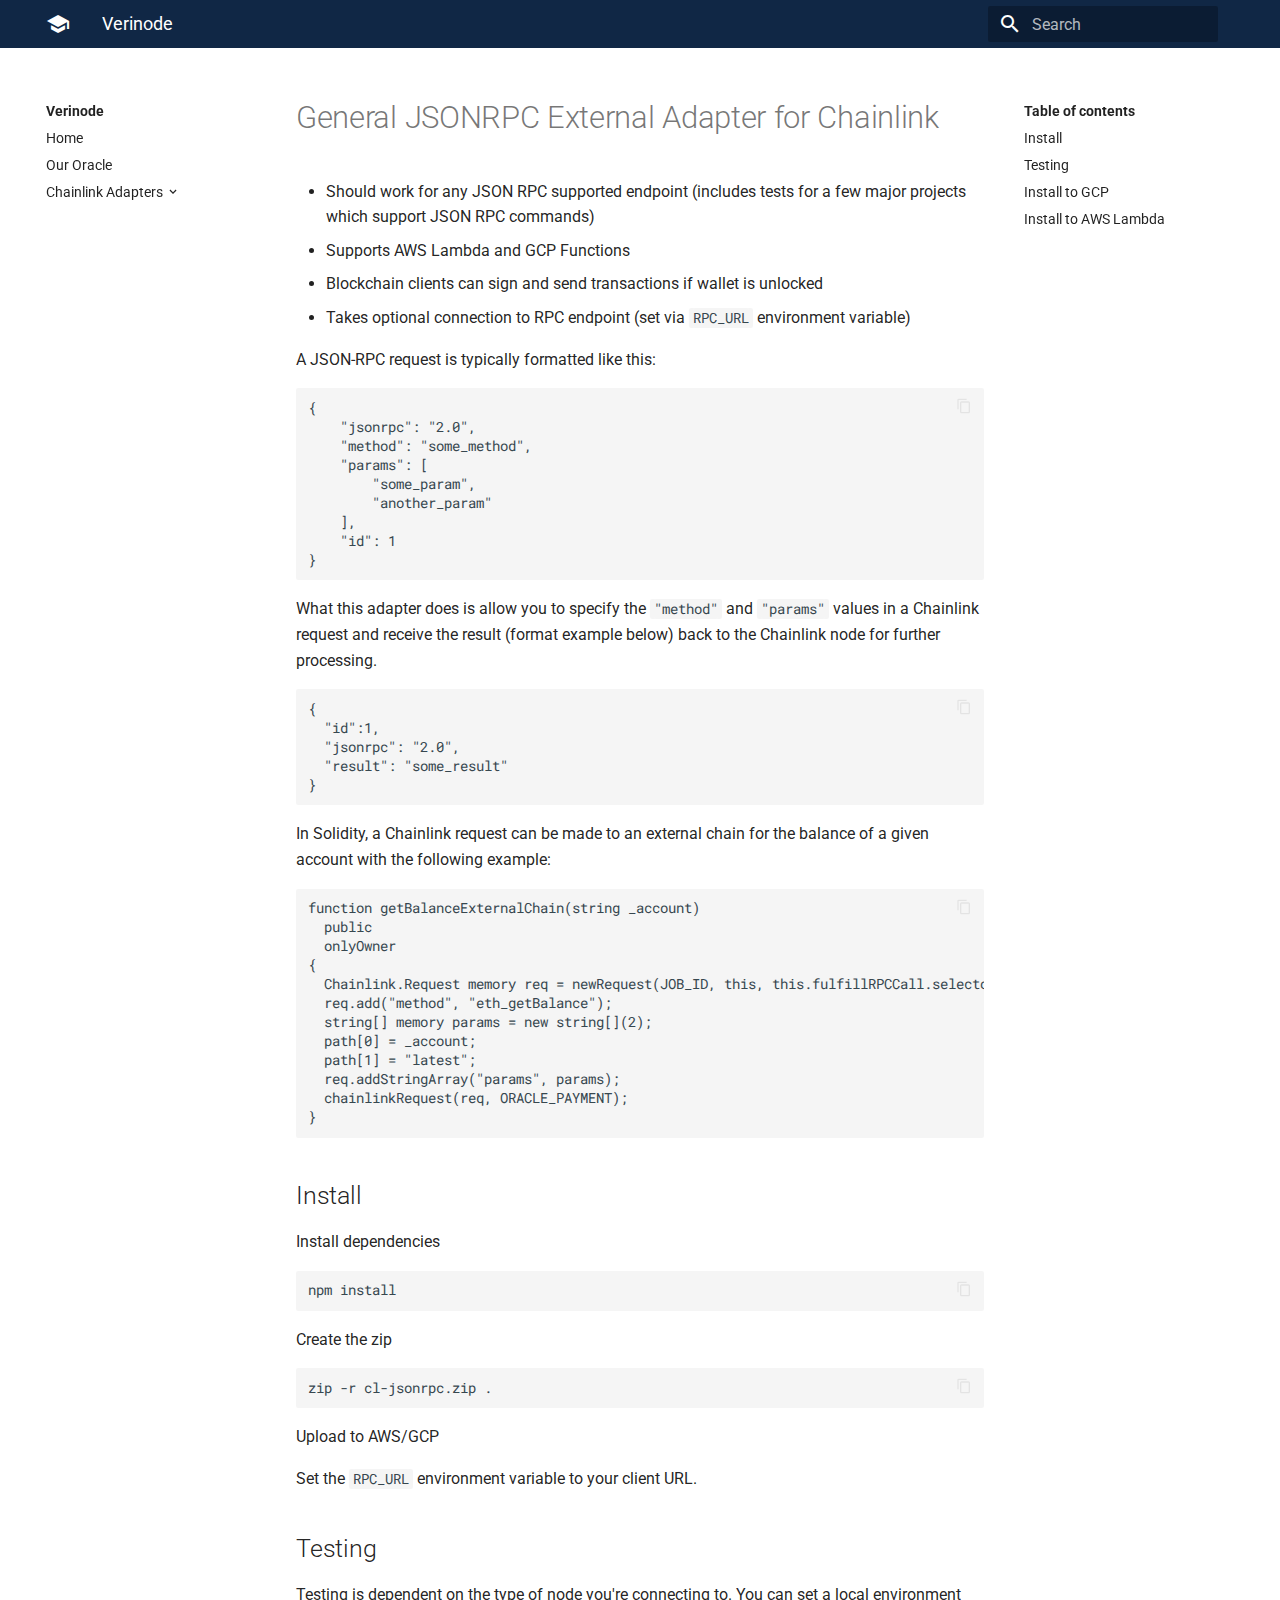
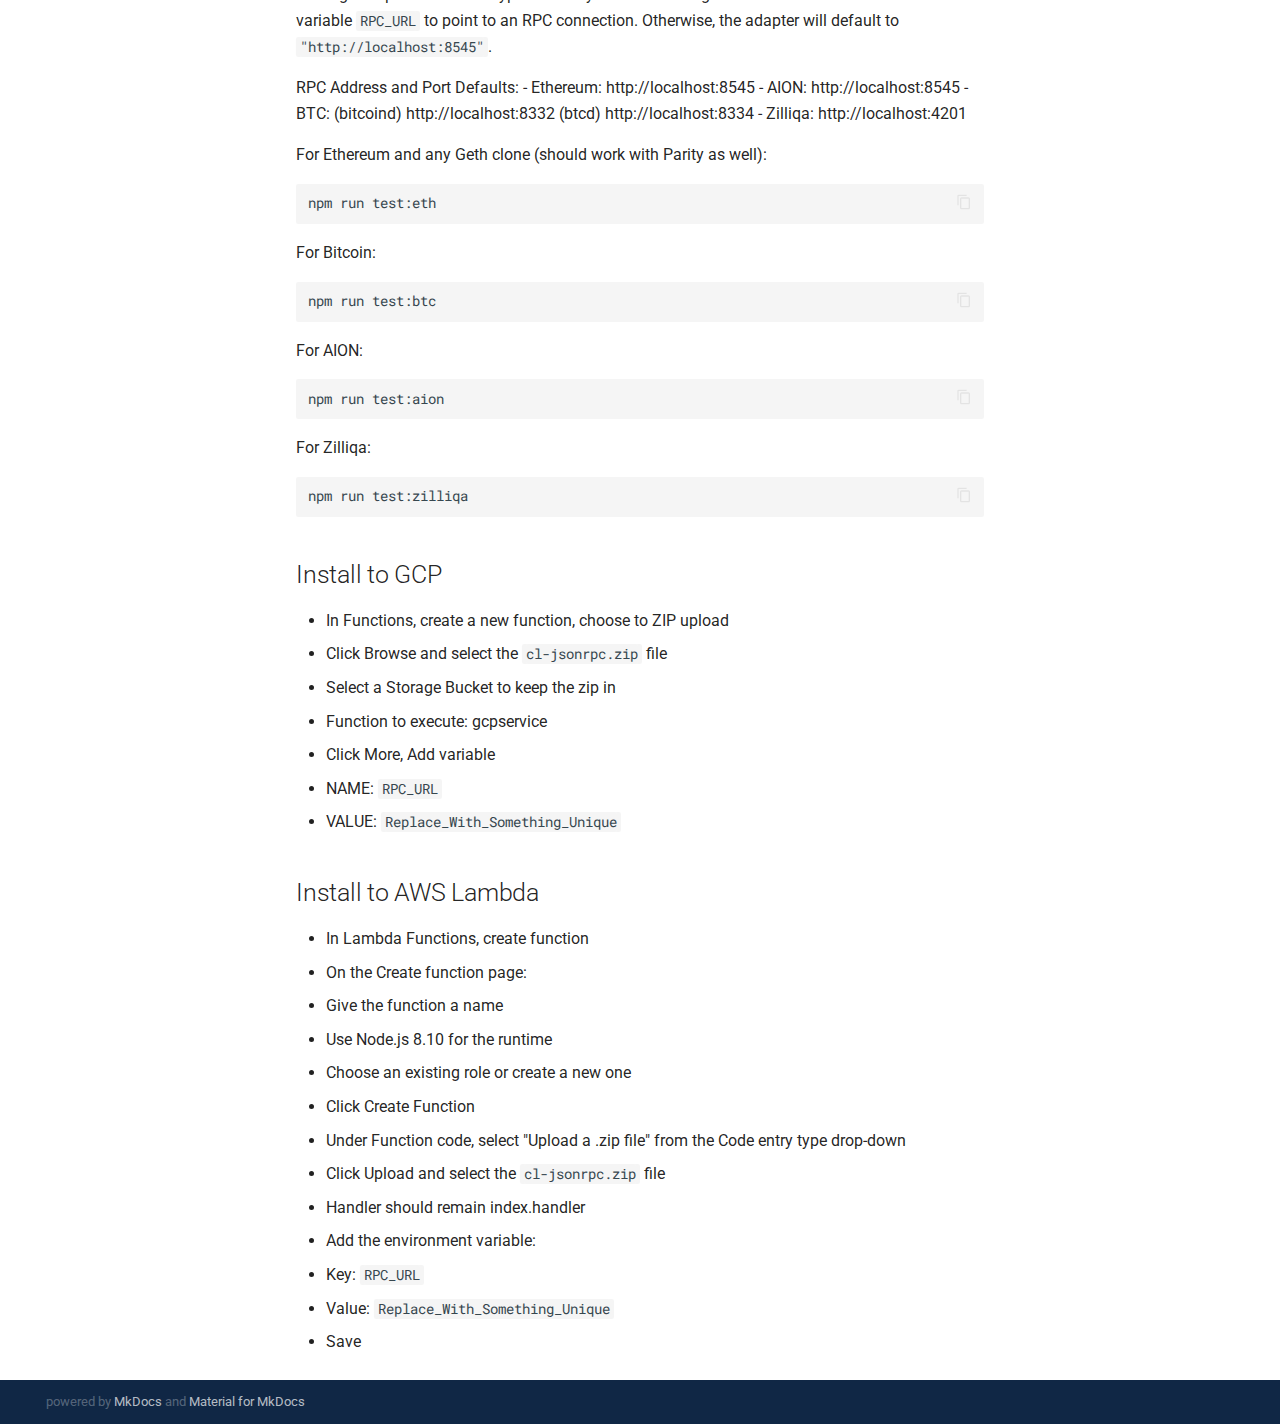
<file: site/chainlink-adapters/general-JSONRPC-external-adapter/index.html>
<!doctype html>
<html lang="en" class="no-js">
  <head>
    
      <meta charset="utf-8">
      <meta name="viewport" content="width=device-width,initial-scale=1">
      <meta http-equiv="x-ua-compatible" content="ie=edge">
      
      
      
      
        <meta name="lang:clipboard.copy" content="Copy to clipboard">
      
        <meta name="lang:clipboard.copied" content="Copied to clipboard">
      
        <meta name="lang:search.language" content="en">
      
        <meta name="lang:search.pipeline.stopwords" content="True">
      
        <meta name="lang:search.pipeline.trimmer" content="True">
      
        <meta name="lang:search.result.none" content="No matching documents">
      
        <meta name="lang:search.result.one" content="1 matching document">
      
        <meta name="lang:search.result.other" content="# matching documents">
      
        <meta name="lang:search.tokenizer" content="[\s\-]+">
      
      <link rel="shortcut icon" href="../../assets/images/favicon.png">
      <meta name="generator" content="mkdocs-1.0.4, mkdocs-material-4.6.3">
    
    
      
        <title>General JSONRPC External Adapter for Chainlink - Verinode</title>
      
    
    
      <link rel="stylesheet" href="../../assets/stylesheets/application.adb8469c.css">
      
      
    
    
      <script src="../../assets/javascripts/modernizr.86422ebf.js"></script>
    
    
      
        <link href="https://fonts.gstatic.com" rel="preconnect" crossorigin>
        <link rel="stylesheet" href="https://fonts.googleapis.com/css?family=Roboto:300,400,400i,700%7CRoboto+Mono&display=fallback">
        <style>body,input{font-family:"Roboto","Helvetica Neue",Helvetica,Arial,sans-serif}code,kbd,pre{font-family:"Roboto Mono","Courier New",Courier,monospace}</style>
      
    
    <link rel="stylesheet" href="../../assets/fonts/material-icons.css">
    
    
      <link rel="stylesheet" href="../../css/extra.css">
    
    
      
    
    
  </head>
  
    <body dir="ltr">
  
    <svg class="md-svg">
      <defs>
        
        
      </defs>
    </svg>
    <input class="md-toggle" data-md-toggle="drawer" type="checkbox" id="__drawer" autocomplete="off">
    <input class="md-toggle" data-md-toggle="search" type="checkbox" id="__search" autocomplete="off">
    <label class="md-overlay" data-md-component="overlay" for="__drawer"></label>
    
      <a href="#general-jsonrpc-external-adapter-for-chainlink" tabindex="0" class="md-skip">
        Skip to content
      </a>
    
    
      <header class="md-header" data-md-component="header">
  <nav class="md-header-nav md-grid">
    <div class="md-flex">
      <div class="md-flex__cell md-flex__cell--shrink">
        <a href="../.." title="Verinode" aria-label="Verinode" class="md-header-nav__button md-logo">
          
            <i class="md-icon"></i>
          
        </a>
      </div>
      <div class="md-flex__cell md-flex__cell--shrink">
        <label class="md-icon md-icon--menu md-header-nav__button" for="__drawer"></label>
      </div>
      <div class="md-flex__cell md-flex__cell--stretch">
        <div class="md-flex__ellipsis md-header-nav__title" data-md-component="title">
          
            <span class="md-header-nav__topic">
              Verinode
            </span>
            <span class="md-header-nav__topic">
              
                General JSONRPC External Adapter for Chainlink
              
            </span>
          
        </div>
      </div>
      <div class="md-flex__cell md-flex__cell--shrink">
        
          <label class="md-icon md-icon--search md-header-nav__button" for="__search"></label>
          
<div class="md-search" data-md-component="search" role="dialog">
  <label class="md-search__overlay" for="__search"></label>
  <div class="md-search__inner" role="search">
    <form class="md-search__form" name="search">
      <input type="text" class="md-search__input" aria-label="search" name="query" placeholder="Search" autocapitalize="off" autocorrect="off" autocomplete="off" spellcheck="false" data-md-component="query" data-md-state="active">
      <label class="md-icon md-search__icon" for="__search"></label>
      <button type="reset" class="md-icon md-search__icon" data-md-component="reset" tabindex="-1">
        &#xE5CD;
      </button>
    </form>
    <div class="md-search__output">
      <div class="md-search__scrollwrap" data-md-scrollfix>
        <div class="md-search-result" data-md-component="result">
          <div class="md-search-result__meta">
            Type to start searching
          </div>
          <ol class="md-search-result__list"></ol>
        </div>
      </div>
    </div>
  </div>
</div>
        
      </div>
      
    </div>
  </nav>
</header>
    
    <div class="md-container">
      
        
      
      
      <main class="md-main" role="main">
        <div class="md-main__inner md-grid" data-md-component="container">
          
            
              <div class="md-sidebar md-sidebar--primary" data-md-component="navigation">
                <div class="md-sidebar__scrollwrap">
                  <div class="md-sidebar__inner">
                    <nav class="md-nav md-nav--primary" data-md-level="0">
  <label class="md-nav__title md-nav__title--site" for="__drawer">
    <a href="../.." title="Verinode" class="md-nav__button md-logo">
      
        <i class="md-icon"></i>
      
    </a>
    Verinode
  </label>
  
  <ul class="md-nav__list" data-md-scrollfix>
    
      
      
      


  <li class="md-nav__item">
    <a href="../.." title="Home" class="md-nav__link">
      Home
    </a>
  </li>

    
      
      
      


  <li class="md-nav__item">
    <a href="../../about/" title="Our Oracle" class="md-nav__link">
      Our Oracle
    </a>
  </li>

    
      
      
      


  <li class="md-nav__item md-nav__item--nested">
    
      <input class="md-toggle md-nav__toggle" data-md-toggle="nav-3" type="checkbox" id="nav-3">
    
    <label class="md-nav__link" for="nav-3">
      Chainlink Adapters
    </label>
    <nav class="md-nav" data-md-component="collapsible" data-md-level="1">
      <label class="md-nav__title" for="nav-3">
        Chainlink Adapters
      </label>
      <ul class="md-nav__list" data-md-scrollfix>
        
        
          
          
          


  <li class="md-nav__item">
    <a href="../alpha-vantage/" title="Alpha Vantage" class="md-nav__link">
      Alpha Vantage
    </a>
  </li>

        
          
          
          


  <li class="md-nav__item">
    <a href="../asset-price-external-adaptor/" title="Asset Price External Adaptor" class="md-nav__link">
      Asset Price External Adaptor
    </a>
  </li>

        
          
          
          


  <li class="md-nav__item">
    <a href="../coinAPI.io-python-3.x-external-adapter/" title="CoinAPI.io Python 3.x External Adapter" class="md-nav__link">
      CoinAPI.io Python 3.x External Adapter
    </a>
  </li>

        
          
          
          


  <li class="md-nav__item">
    <a href="../coinmarketcap-external-adapter/" title="CoinMarketCap External Adapter" class="md-nav__link">
      CoinMarketCap External Adapter
    </a>
  </li>

        
          
          
          


  <li class="md-nav__item">
    <a href="../cryptocompare-external-adapter/" title="CryptoCompare External Adapter" class="md-nav__link">
      CryptoCompare External Adapter
    </a>
  </li>

        
          
          
          


  <li class="md-nav__item">
    <a href="../cryptocompare-external-adapter/" title="General JSONRPC External Adapter" class="md-nav__link">
      General JSONRPC External Adapter
    </a>
  </li>

        
          
          
          


  <li class="md-nav__item">
    <a href="../mistertango-external-adapter/" title="Mistertango External Adapter" class="md-nav__link">
      Mistertango External Adapter
    </a>
  </li>

        
          
          
          


  <li class="md-nav__item">
    <a href="../secure-data-links-open-weather-adaptor/" title="Secure Data Links Open Weather Adaptor" class="md-nav__link">
      Secure Data Links Open Weather Adaptor
    </a>
  </li>

        
          
          
          


  <li class="md-nav__item">
    <a href="../paypal-external-adapter/" title="PayPal External Adapter" class="md-nav__link">
      PayPal External Adapter
    </a>
  </li>

        
          
          
          


  <li class="md-nav__item">
    <a href="../chainlink-external-adapter-for-writing-to-ethereum-based-blockchains/" title="Chainlink External Adapter for writing to Ethereum-based Blockchains" class="md-nav__link">
      Chainlink External Adapter for writing to Ethereum-based Blockchains
    </a>
  </li>

        
          
          
          


  <li class="md-nav__item">
    <a href="../XML-to-JSON-cl-adaptor/" title="XML to JSON CL Adaptor" class="md-nav__link">
      XML to JSON CL Adaptor
    </a>
  </li>

        
      </ul>
    </nav>
  </li>

    
  </ul>
</nav>
                  </div>
                </div>
              </div>
            
            
              <div class="md-sidebar md-sidebar--secondary" data-md-component="toc">
                <div class="md-sidebar__scrollwrap">
                  <div class="md-sidebar__inner">
                    
<nav class="md-nav md-nav--secondary">
  
  
    
  
  
    <label class="md-nav__title" for="__toc">Table of contents</label>
    <ul class="md-nav__list" data-md-scrollfix>
      
        <li class="md-nav__item">
  <a href="#install" class="md-nav__link">
    Install
  </a>
  
</li>
      
        <li class="md-nav__item">
  <a href="#testing" class="md-nav__link">
    Testing
  </a>
  
</li>
      
        <li class="md-nav__item">
  <a href="#install-to-gcp" class="md-nav__link">
    Install to GCP
  </a>
  
</li>
      
        <li class="md-nav__item">
  <a href="#install-to-aws-lambda" class="md-nav__link">
    Install to AWS Lambda
  </a>
  
</li>
      
      
      
      
      
    </ul>
  
</nav>
                  </div>
                </div>
              </div>
            
          
          <div class="md-content">
            <article class="md-content__inner md-typeset">
              
                
                
                <h1 id="general-jsonrpc-external-adapter-for-chainlink">General JSONRPC External Adapter for Chainlink</h1>
<ul>
<li>Should work for any JSON RPC supported endpoint (includes tests for a few major projects which support JSON RPC commands)</li>
<li>Supports AWS Lambda and GCP Functions</li>
<li>Blockchain clients can sign and send transactions if wallet is unlocked</li>
<li>Takes optional connection to RPC endpoint (set via <code>RPC_URL</code> environment variable)</li>
</ul>
<p>A JSON-RPC request is typically formatted like this:</p>
<pre><code class="JSON">{
    &quot;jsonrpc&quot;: &quot;2.0&quot;,
    &quot;method&quot;: &quot;some_method&quot;,
    &quot;params&quot;: [
        &quot;some_param&quot;,
        &quot;another_param&quot;
    ],
    &quot;id&quot;: 1
}
</code></pre>

<p>What this adapter does is allow you to specify the <code>"method"</code> and <code>"params"</code> values in a Chainlink request and receive the result (format example below) back to the Chainlink node for further processing.</p>
<pre><code class="JSON">{
  &quot;id&quot;:1,
  &quot;jsonrpc&quot;: &quot;2.0&quot;,
  &quot;result&quot;: &quot;some_result&quot;
}
</code></pre>

<p>In Solidity, a Chainlink request can be made to an external chain for the balance of a given account with the following example:</p>
<pre><code class="javascript">function getBalanceExternalChain(string _account)
  public
  onlyOwner
{
  Chainlink.Request memory req = newRequest(JOB_ID, this, this.fulfillRPCCall.selector);
  req.add(&quot;method&quot;, &quot;eth_getBalance&quot;);
  string[] memory params = new string[](2);
  path[0] = _account;
  path[1] = &quot;latest&quot;;
  req.addStringArray(&quot;params&quot;, params);
  chainlinkRequest(req, ORACLE_PAYMENT);
}
</code></pre>

<h2 id="install">Install</h2>
<p>Install dependencies</p>
<pre><code class="bash">npm install
</code></pre>

<p>Create the zip</p>
<pre><code class="bash">zip -r cl-jsonrpc.zip .
</code></pre>

<p>Upload to AWS/GCP</p>
<p>Set the <code>RPC_URL</code> environment variable to your client URL.</p>
<h2 id="testing">Testing</h2>
<p>Testing is dependent on the type of node you're connecting to. You can set a local environment variable <code>RPC_URL</code> to point to an RPC connection. Otherwise, the adapter will default to <code>"http://localhost:8545"</code>.</p>
<p>RPC Address and Port Defaults:
- Ethereum: http://localhost:8545
- AION: http://localhost:8545
- BTC: (bitcoind) http://localhost:8332 (btcd) http://localhost:8334
- Zilliqa: http://localhost:4201</p>
<p>For Ethereum and any Geth clone (should work with Parity as well):</p>
<pre><code class="bash">npm run test:eth
</code></pre>

<p>For Bitcoin:</p>
<pre><code class="bash">npm run test:btc
</code></pre>

<p>For AION:</p>
<pre><code class="bash">npm run test:aion
</code></pre>

<p>For Zilliqa:</p>
<pre><code class="bash">npm run test:zilliqa
</code></pre>

<h2 id="install-to-gcp">Install to GCP</h2>
<ul>
<li>In Functions, create a new function, choose to ZIP upload</li>
<li>Click Browse and select the <code>cl-jsonrpc.zip</code> file</li>
<li>Select a Storage Bucket to keep the zip in</li>
<li>Function to execute: gcpservice</li>
<li>Click More, Add variable</li>
<li>NAME: <code>RPC_URL</code></li>
<li>VALUE: <code>Replace_With_Something_Unique</code></li>
</ul>
<h2 id="install-to-aws-lambda">Install to AWS Lambda</h2>
<ul>
<li>In Lambda Functions, create function</li>
<li>On the Create function page:</li>
<li>Give the function a name</li>
<li>Use Node.js 8.10 for the runtime</li>
<li>Choose an existing role or create a new one</li>
<li>Click Create Function</li>
<li>Under Function code, select "Upload a .zip file" from the Code entry type drop-down</li>
<li>Click Upload and select the <code>cl-jsonrpc.zip</code> file</li>
<li>Handler should remain index.handler</li>
<li>Add the environment variable:</li>
<li>Key: <code>RPC_URL</code></li>
<li>Value: <code>Replace_With_Something_Unique</code></li>
<li>Save</li>
</ul>
                
                  
                
                
              
              
                


              
            </article>
          </div>
        </div>
      </main>
      
        
<footer class="md-footer">
  
  <div class="md-footer-meta md-typeset">
    <div class="md-footer-meta__inner md-grid">
      <div class="md-footer-copyright">
        
        powered by
        <a href="https://www.mkdocs.org" target="_blank" rel="noopener">MkDocs</a>
        and
        <a href="https://squidfunk.github.io/mkdocs-material/" target="_blank" rel="noopener">
          Material for MkDocs</a>
      </div>
      
    </div>
  </div>
</footer>
      
    </div>
    
      <script src="../../assets/javascripts/application.c33a9706.js"></script>
      
      <script>app.initialize({version:"1.0.4",url:{base:"../.."}})</script>
      
    
  </body>
</html>
</file>
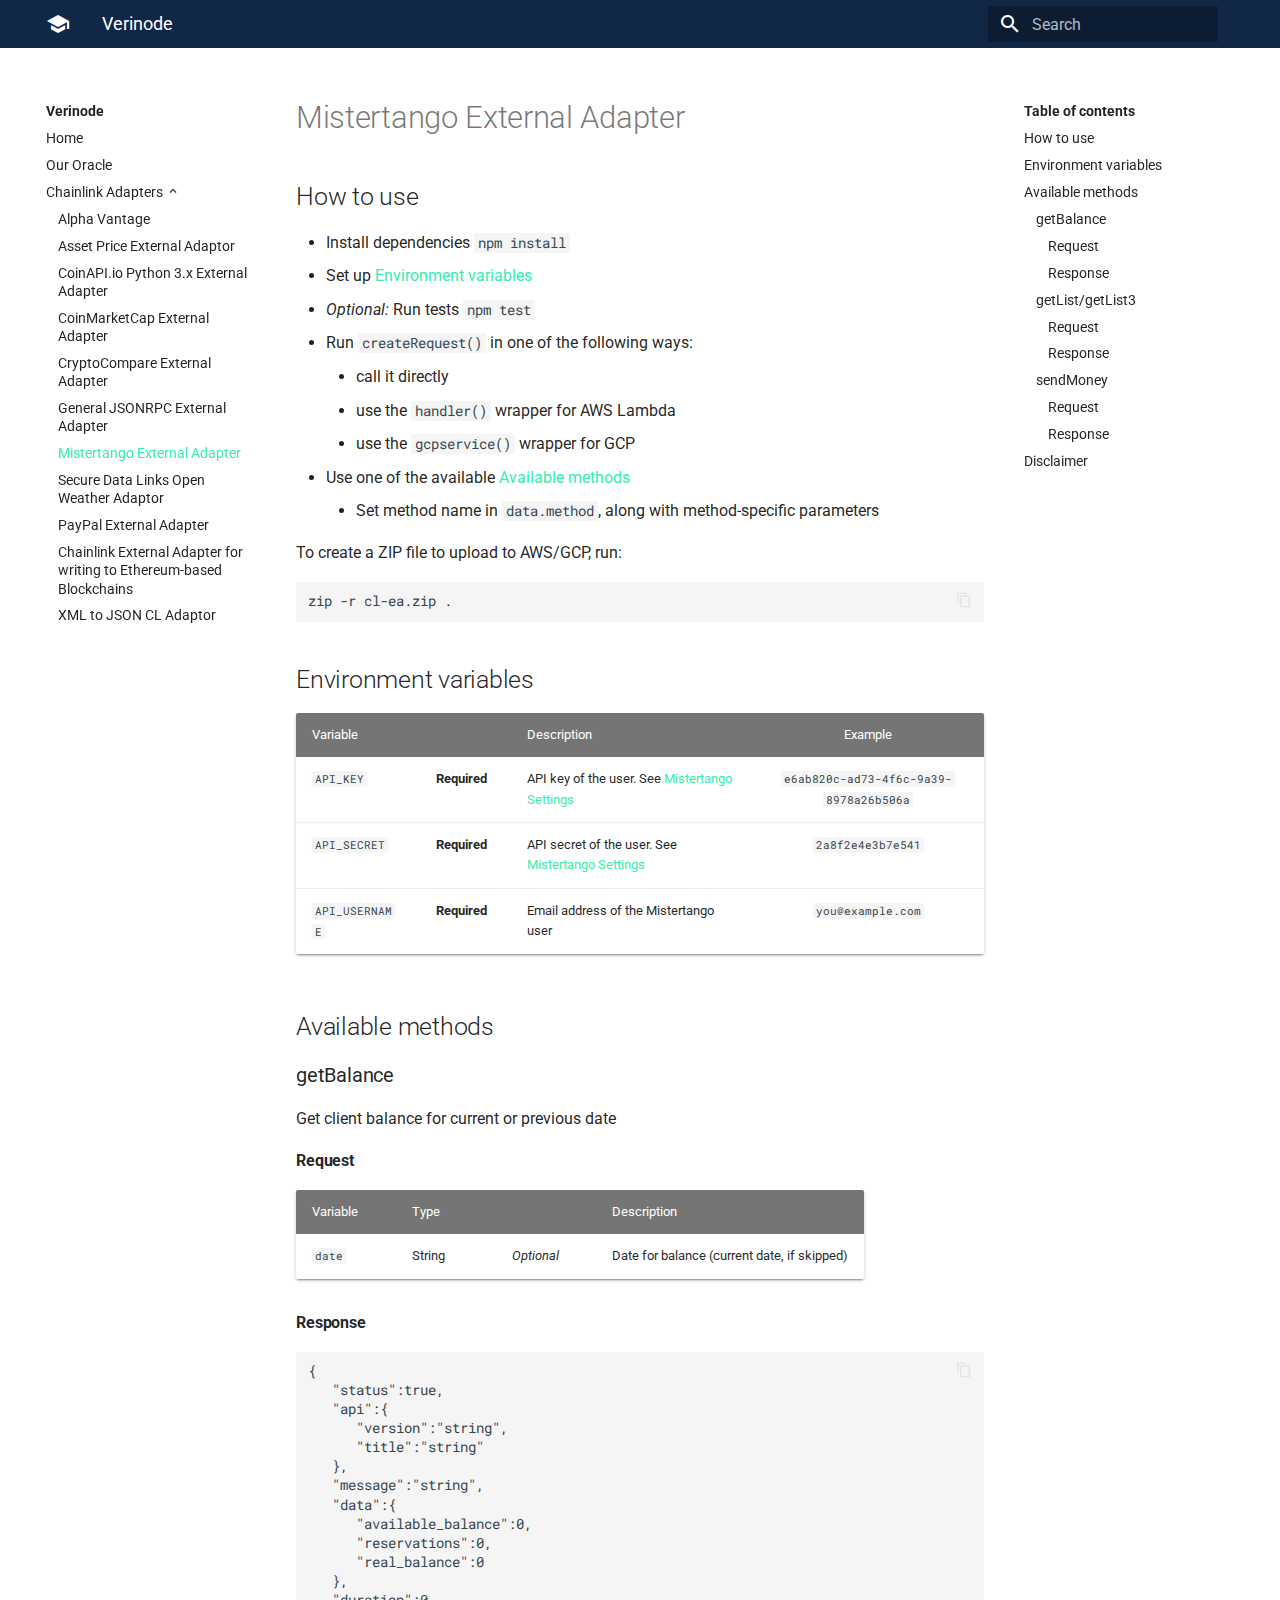
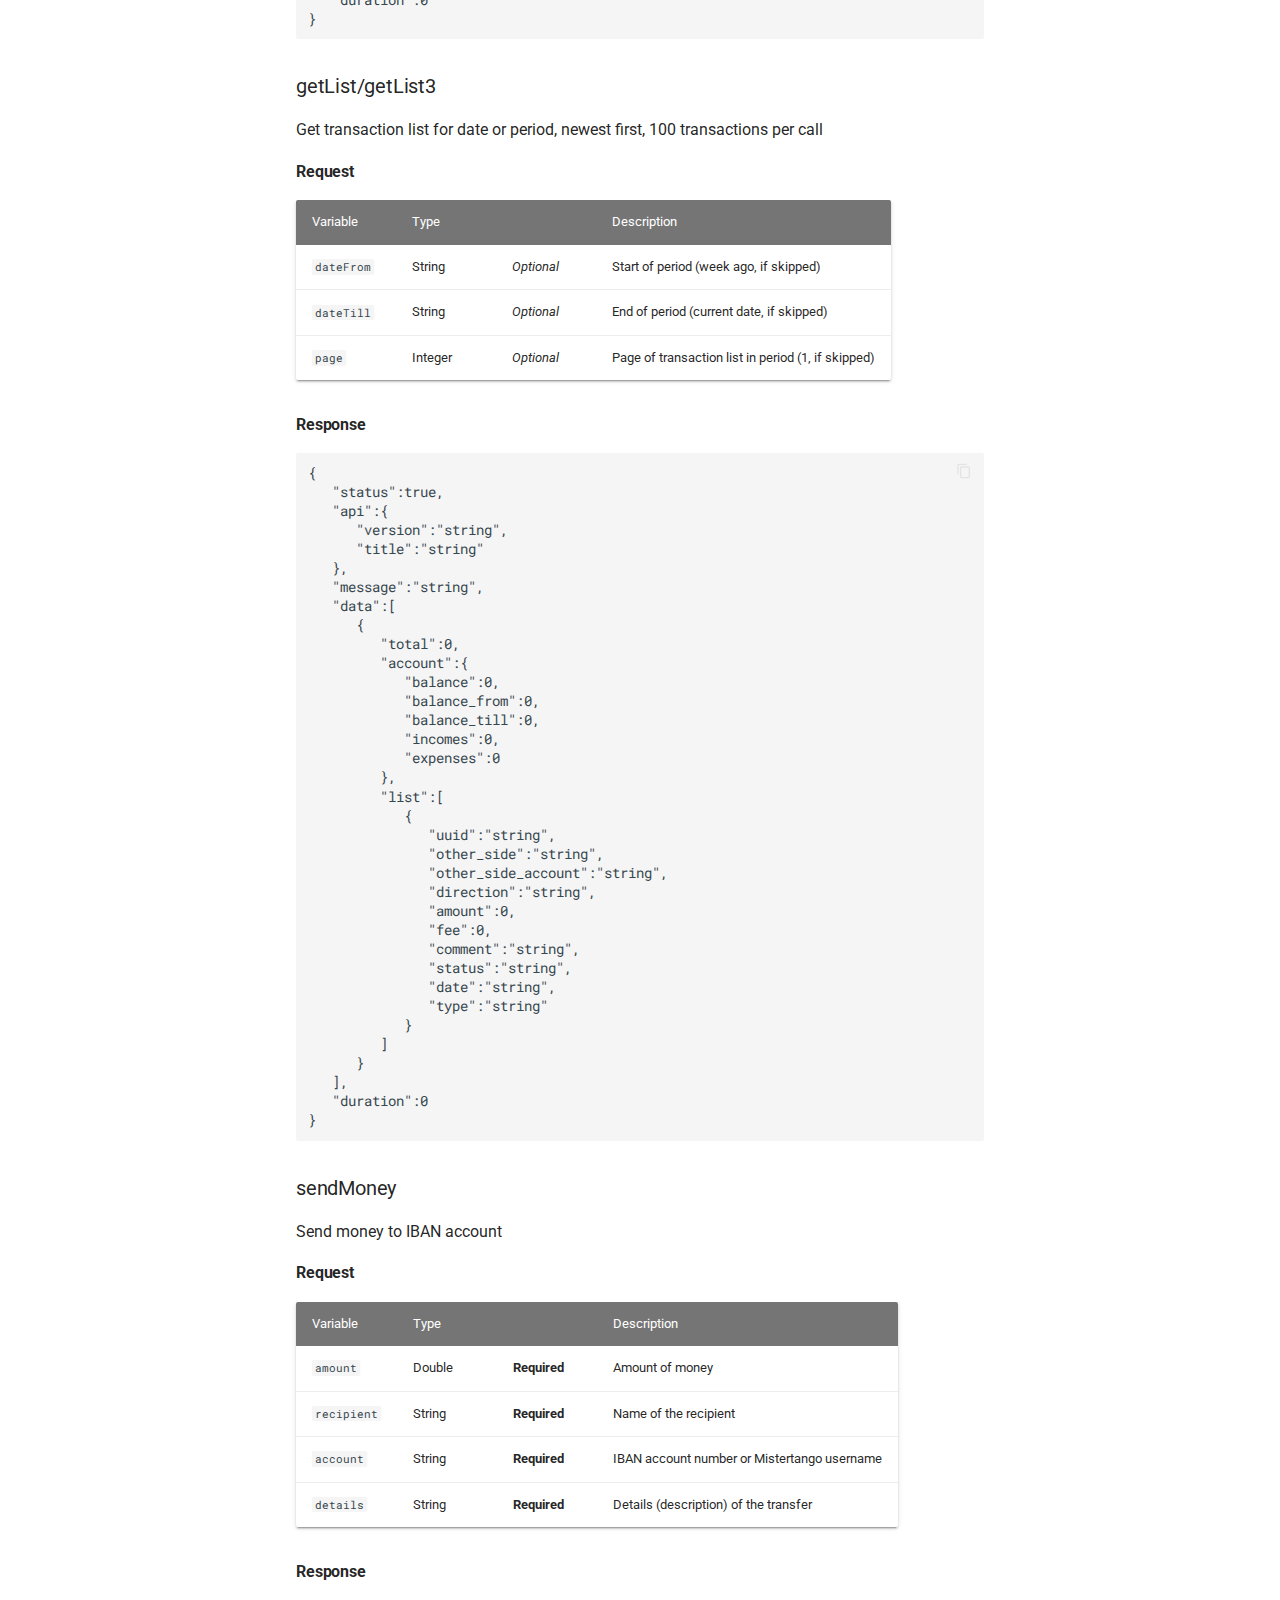
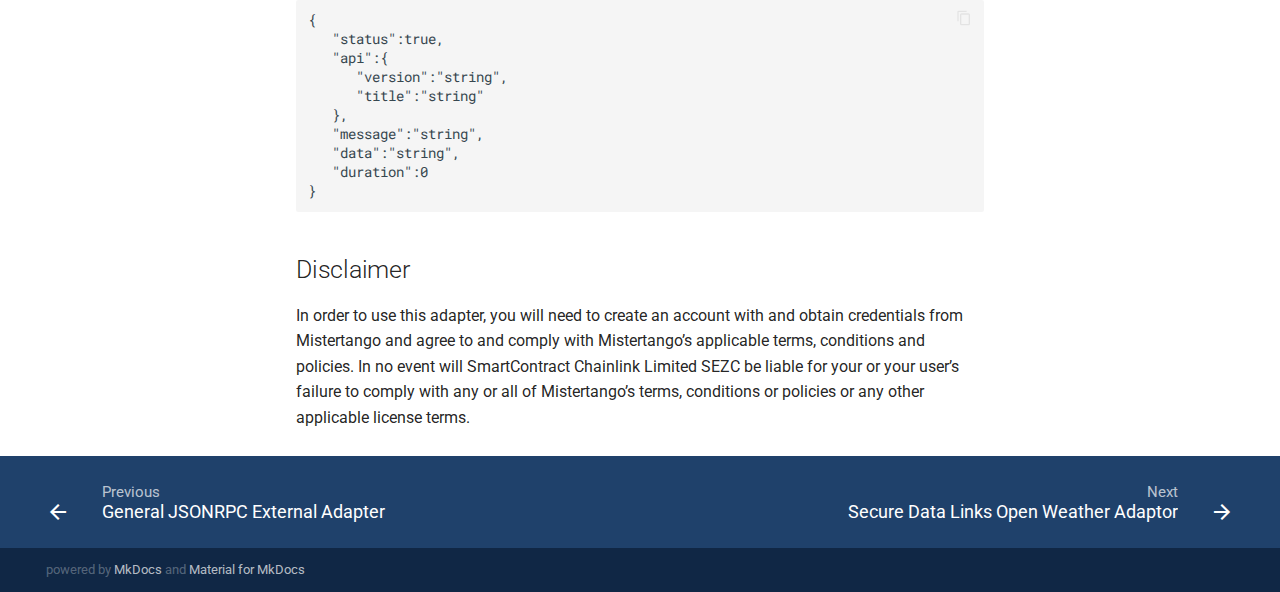
<file: site/chainlink-adapters/mistertango-external-adapter/index.html>
<!doctype html>
<html lang="en" class="no-js">
  <head>
    
      <meta charset="utf-8">
      <meta name="viewport" content="width=device-width,initial-scale=1">
      <meta http-equiv="x-ua-compatible" content="ie=edge">
      
      
      
      
        <meta name="lang:clipboard.copy" content="Copy to clipboard">
      
        <meta name="lang:clipboard.copied" content="Copied to clipboard">
      
        <meta name="lang:search.language" content="en">
      
        <meta name="lang:search.pipeline.stopwords" content="True">
      
        <meta name="lang:search.pipeline.trimmer" content="True">
      
        <meta name="lang:search.result.none" content="No matching documents">
      
        <meta name="lang:search.result.one" content="1 matching document">
      
        <meta name="lang:search.result.other" content="# matching documents">
      
        <meta name="lang:search.tokenizer" content="[\s\-]+">
      
      <link rel="shortcut icon" href="../../assets/images/favicon.png">
      <meta name="generator" content="mkdocs-1.0.4, mkdocs-material-4.6.3">
    
    
      
        <title>Mistertango External Adapter - Verinode</title>
      
    
    
      <link rel="stylesheet" href="../../assets/stylesheets/application.adb8469c.css">
      
      
    
    
      <script src="../../assets/javascripts/modernizr.86422ebf.js"></script>
    
    
      
        <link href="https://fonts.gstatic.com" rel="preconnect" crossorigin>
        <link rel="stylesheet" href="https://fonts.googleapis.com/css?family=Roboto:300,400,400i,700%7CRoboto+Mono&display=fallback">
        <style>body,input{font-family:"Roboto","Helvetica Neue",Helvetica,Arial,sans-serif}code,kbd,pre{font-family:"Roboto Mono","Courier New",Courier,monospace}</style>
      
    
    <link rel="stylesheet" href="../../assets/fonts/material-icons.css">
    
    
      <link rel="stylesheet" href="../../css/extra.css">
    
    
      
    
    
  </head>
  
    <body dir="ltr">
  
    <svg class="md-svg">
      <defs>
        
        
      </defs>
    </svg>
    <input class="md-toggle" data-md-toggle="drawer" type="checkbox" id="__drawer" autocomplete="off">
    <input class="md-toggle" data-md-toggle="search" type="checkbox" id="__search" autocomplete="off">
    <label class="md-overlay" data-md-component="overlay" for="__drawer"></label>
    
      <a href="#mistertango-external-adapter" tabindex="0" class="md-skip">
        Skip to content
      </a>
    
    
      <header class="md-header" data-md-component="header">
  <nav class="md-header-nav md-grid">
    <div class="md-flex">
      <div class="md-flex__cell md-flex__cell--shrink">
        <a href="../.." title="Verinode" aria-label="Verinode" class="md-header-nav__button md-logo">
          
            <i class="md-icon"></i>
          
        </a>
      </div>
      <div class="md-flex__cell md-flex__cell--shrink">
        <label class="md-icon md-icon--menu md-header-nav__button" for="__drawer"></label>
      </div>
      <div class="md-flex__cell md-flex__cell--stretch">
        <div class="md-flex__ellipsis md-header-nav__title" data-md-component="title">
          
            <span class="md-header-nav__topic">
              Verinode
            </span>
            <span class="md-header-nav__topic">
              
                Mistertango External Adapter
              
            </span>
          
        </div>
      </div>
      <div class="md-flex__cell md-flex__cell--shrink">
        
          <label class="md-icon md-icon--search md-header-nav__button" for="__search"></label>
          
<div class="md-search" data-md-component="search" role="dialog">
  <label class="md-search__overlay" for="__search"></label>
  <div class="md-search__inner" role="search">
    <form class="md-search__form" name="search">
      <input type="text" class="md-search__input" aria-label="search" name="query" placeholder="Search" autocapitalize="off" autocorrect="off" autocomplete="off" spellcheck="false" data-md-component="query" data-md-state="active">
      <label class="md-icon md-search__icon" for="__search"></label>
      <button type="reset" class="md-icon md-search__icon" data-md-component="reset" tabindex="-1">
        &#xE5CD;
      </button>
    </form>
    <div class="md-search__output">
      <div class="md-search__scrollwrap" data-md-scrollfix>
        <div class="md-search-result" data-md-component="result">
          <div class="md-search-result__meta">
            Type to start searching
          </div>
          <ol class="md-search-result__list"></ol>
        </div>
      </div>
    </div>
  </div>
</div>
        
      </div>
      
    </div>
  </nav>
</header>
    
    <div class="md-container">
      
        
      
      
      <main class="md-main" role="main">
        <div class="md-main__inner md-grid" data-md-component="container">
          
            
              <div class="md-sidebar md-sidebar--primary" data-md-component="navigation">
                <div class="md-sidebar__scrollwrap">
                  <div class="md-sidebar__inner">
                    <nav class="md-nav md-nav--primary" data-md-level="0">
  <label class="md-nav__title md-nav__title--site" for="__drawer">
    <a href="../.." title="Verinode" class="md-nav__button md-logo">
      
        <i class="md-icon"></i>
      
    </a>
    Verinode
  </label>
  
  <ul class="md-nav__list" data-md-scrollfix>
    
      
      
      


  <li class="md-nav__item">
    <a href="../.." title="Home" class="md-nav__link">
      Home
    </a>
  </li>

    
      
      
      


  <li class="md-nav__item">
    <a href="../../about/" title="Our Oracle" class="md-nav__link">
      Our Oracle
    </a>
  </li>

    
      
      
      

  


  <li class="md-nav__item md-nav__item--active md-nav__item--nested">
    
      <input class="md-toggle md-nav__toggle" data-md-toggle="nav-3" type="checkbox" id="nav-3" checked>
    
    <label class="md-nav__link" for="nav-3">
      Chainlink Adapters
    </label>
    <nav class="md-nav" data-md-component="collapsible" data-md-level="1">
      <label class="md-nav__title" for="nav-3">
        Chainlink Adapters
      </label>
      <ul class="md-nav__list" data-md-scrollfix>
        
        
          
          
          


  <li class="md-nav__item">
    <a href="../alpha-vantage/" title="Alpha Vantage" class="md-nav__link">
      Alpha Vantage
    </a>
  </li>

        
          
          
          


  <li class="md-nav__item">
    <a href="../asset-price-external-adaptor/" title="Asset Price External Adaptor" class="md-nav__link">
      Asset Price External Adaptor
    </a>
  </li>

        
          
          
          


  <li class="md-nav__item">
    <a href="../coinAPI.io-python-3.x-external-adapter/" title="CoinAPI.io Python 3.x External Adapter" class="md-nav__link">
      CoinAPI.io Python 3.x External Adapter
    </a>
  </li>

        
          
          
          


  <li class="md-nav__item">
    <a href="../coinmarketcap-external-adapter/" title="CoinMarketCap External Adapter" class="md-nav__link">
      CoinMarketCap External Adapter
    </a>
  </li>

        
          
          
          


  <li class="md-nav__item">
    <a href="../cryptocompare-external-adapter/" title="CryptoCompare External Adapter" class="md-nav__link">
      CryptoCompare External Adapter
    </a>
  </li>

        
          
          
          


  <li class="md-nav__item">
    <a href="../cryptocompare-external-adapter/" title="General JSONRPC External Adapter" class="md-nav__link">
      General JSONRPC External Adapter
    </a>
  </li>

        
          
          
          

  


  <li class="md-nav__item md-nav__item--active">
    
    <input class="md-toggle md-nav__toggle" data-md-toggle="toc" type="checkbox" id="__toc">
    
      
    
    
      <label class="md-nav__link md-nav__link--active" for="__toc">
        Mistertango External Adapter
      </label>
    
    <a href="./" title="Mistertango External Adapter" class="md-nav__link md-nav__link--active">
      Mistertango External Adapter
    </a>
    
      
<nav class="md-nav md-nav--secondary">
  
  
    
  
  
    <label class="md-nav__title" for="__toc">Table of contents</label>
    <ul class="md-nav__list" data-md-scrollfix>
      
        <li class="md-nav__item">
  <a href="#how-to-use" class="md-nav__link">
    How to use
  </a>
  
</li>
      
        <li class="md-nav__item">
  <a href="#environment-variables" class="md-nav__link">
    Environment variables
  </a>
  
</li>
      
        <li class="md-nav__item">
  <a href="#available-methods" class="md-nav__link">
    Available methods
  </a>
  
    <nav class="md-nav">
      <ul class="md-nav__list">
        
          <li class="md-nav__item">
  <a href="#getbalance" class="md-nav__link">
    getBalance
  </a>
  
    <nav class="md-nav">
      <ul class="md-nav__list">
        
          <li class="md-nav__item">
  <a href="#request" class="md-nav__link">
    Request
  </a>
  
</li>
        
          <li class="md-nav__item">
  <a href="#response" class="md-nav__link">
    Response
  </a>
  
</li>
        
      </ul>
    </nav>
  
</li>
        
          <li class="md-nav__item">
  <a href="#getlistgetlist3" class="md-nav__link">
    getList/getList3
  </a>
  
    <nav class="md-nav">
      <ul class="md-nav__list">
        
          <li class="md-nav__item">
  <a href="#request_1" class="md-nav__link">
    Request
  </a>
  
</li>
        
          <li class="md-nav__item">
  <a href="#response_1" class="md-nav__link">
    Response
  </a>
  
</li>
        
      </ul>
    </nav>
  
</li>
        
          <li class="md-nav__item">
  <a href="#sendmoney" class="md-nav__link">
    sendMoney
  </a>
  
    <nav class="md-nav">
      <ul class="md-nav__list">
        
          <li class="md-nav__item">
  <a href="#request_2" class="md-nav__link">
    Request
  </a>
  
</li>
        
          <li class="md-nav__item">
  <a href="#response_2" class="md-nav__link">
    Response
  </a>
  
</li>
        
      </ul>
    </nav>
  
</li>
        
      </ul>
    </nav>
  
</li>
      
        <li class="md-nav__item">
  <a href="#disclaimer" class="md-nav__link">
    Disclaimer
  </a>
  
</li>
      
      
      
      
      
    </ul>
  
</nav>
    
  </li>

        
          
          
          


  <li class="md-nav__item">
    <a href="../secure-data-links-open-weather-adaptor/" title="Secure Data Links Open Weather Adaptor" class="md-nav__link">
      Secure Data Links Open Weather Adaptor
    </a>
  </li>

        
          
          
          


  <li class="md-nav__item">
    <a href="../paypal-external-adapter/" title="PayPal External Adapter" class="md-nav__link">
      PayPal External Adapter
    </a>
  </li>

        
          
          
          


  <li class="md-nav__item">
    <a href="../chainlink-external-adapter-for-writing-to-ethereum-based-blockchains/" title="Chainlink External Adapter for writing to Ethereum-based Blockchains" class="md-nav__link">
      Chainlink External Adapter for writing to Ethereum-based Blockchains
    </a>
  </li>

        
          
          
          


  <li class="md-nav__item">
    <a href="../XML-to-JSON-cl-adaptor/" title="XML to JSON CL Adaptor" class="md-nav__link">
      XML to JSON CL Adaptor
    </a>
  </li>

        
      </ul>
    </nav>
  </li>

    
  </ul>
</nav>
                  </div>
                </div>
              </div>
            
            
              <div class="md-sidebar md-sidebar--secondary" data-md-component="toc">
                <div class="md-sidebar__scrollwrap">
                  <div class="md-sidebar__inner">
                    
<nav class="md-nav md-nav--secondary">
  
  
    
  
  
    <label class="md-nav__title" for="__toc">Table of contents</label>
    <ul class="md-nav__list" data-md-scrollfix>
      
        <li class="md-nav__item">
  <a href="#how-to-use" class="md-nav__link">
    How to use
  </a>
  
</li>
      
        <li class="md-nav__item">
  <a href="#environment-variables" class="md-nav__link">
    Environment variables
  </a>
  
</li>
      
        <li class="md-nav__item">
  <a href="#available-methods" class="md-nav__link">
    Available methods
  </a>
  
    <nav class="md-nav">
      <ul class="md-nav__list">
        
          <li class="md-nav__item">
  <a href="#getbalance" class="md-nav__link">
    getBalance
  </a>
  
    <nav class="md-nav">
      <ul class="md-nav__list">
        
          <li class="md-nav__item">
  <a href="#request" class="md-nav__link">
    Request
  </a>
  
</li>
        
          <li class="md-nav__item">
  <a href="#response" class="md-nav__link">
    Response
  </a>
  
</li>
        
      </ul>
    </nav>
  
</li>
        
          <li class="md-nav__item">
  <a href="#getlistgetlist3" class="md-nav__link">
    getList/getList3
  </a>
  
    <nav class="md-nav">
      <ul class="md-nav__list">
        
          <li class="md-nav__item">
  <a href="#request_1" class="md-nav__link">
    Request
  </a>
  
</li>
        
          <li class="md-nav__item">
  <a href="#response_1" class="md-nav__link">
    Response
  </a>
  
</li>
        
      </ul>
    </nav>
  
</li>
        
          <li class="md-nav__item">
  <a href="#sendmoney" class="md-nav__link">
    sendMoney
  </a>
  
    <nav class="md-nav">
      <ul class="md-nav__list">
        
          <li class="md-nav__item">
  <a href="#request_2" class="md-nav__link">
    Request
  </a>
  
</li>
        
          <li class="md-nav__item">
  <a href="#response_2" class="md-nav__link">
    Response
  </a>
  
</li>
        
      </ul>
    </nav>
  
</li>
        
      </ul>
    </nav>
  
</li>
      
        <li class="md-nav__item">
  <a href="#disclaimer" class="md-nav__link">
    Disclaimer
  </a>
  
</li>
      
      
      
      
      
    </ul>
  
</nav>
                  </div>
                </div>
              </div>
            
          
          <div class="md-content">
            <article class="md-content__inner md-typeset">
              
                
                
                <h1 id="mistertango-external-adapter">Mistertango External Adapter</h1>
<h2 id="how-to-use">How to use</h2>
<ul>
<li>
<p>Install dependencies <code>npm install</code></p>
</li>
<li>
<p>Set up <a href="#environment-variables">Environment variables</a></p>
</li>
<li>
<p><em>Optional:</em> Run tests <code>npm test</code></p>
</li>
<li>
<p>Run <code>createRequest()</code> in one of the following ways:</p>
<ul>
<li>call it directly</li>
<li>use the <code>handler()</code> wrapper for AWS Lambda</li>
<li>use the <code>gcpservice()</code> wrapper for GCP</li>
</ul>
</li>
<li>
<p>Use one of the available <a href="#available-methods">Available methods</a></p>
<ul>
<li>Set method name in <code>data.method</code>, along with method-specific parameters</li>
</ul>
</li>
</ul>
<p>To create a ZIP file to upload to AWS/GCP, run:</p>
<pre><code class="bash">zip -r cl-ea.zip .
</code></pre>

<h2 id="environment-variables">Environment variables</h2>
<table>
<thead>
<tr>
<th>Variable</th>
<th align="center"></th>
<th>Description</th>
<th align="center">Example</th>
</tr>
</thead>
<tbody>
<tr>
<td><code>API_KEY</code></td>
<td align="center"><strong>Required</strong></td>
<td>API key of the user. See <a href="https://bank.mistertango.com/profile/settings">Mistertango Settings</a></td>
<td align="center"><code>e6ab820c-ad73-4f6c-9a39-8978a26b506a</code></td>
</tr>
<tr>
<td><code>API_SECRET</code></td>
<td align="center"><strong>Required</strong></td>
<td>API secret of the user. See <a href="https://bank.mistertango.com/profile/settings">Mistertango Settings</a></td>
<td align="center"><code>2a8f2e4e3b7e541</code></td>
</tr>
<tr>
<td><code>API_USERNAME</code></td>
<td align="center"><strong>Required</strong></td>
<td>Email address of the Mistertango user</td>
<td align="center"><code>you@example.com</code></td>
</tr>
</tbody>
</table>
<h2 id="available-methods">Available methods</h2>
<h3 id="getbalance">getBalance</h3>
<p>Get client balance for current or previous date</p>
<h4 id="request">Request</h4>
<table>
<thead>
<tr>
<th>Variable</th>
<th>Type</th>
<th></th>
<th>Description</th>
</tr>
</thead>
<tbody>
<tr>
<td><code>date</code></td>
<td>String</td>
<td><em>Optional</em></td>
<td>Date for balance (current date, if skipped)</td>
</tr>
</tbody>
</table>
<h4 id="response">Response</h4>
<pre><code class="json">{
   &quot;status&quot;:true,
   &quot;api&quot;:{
      &quot;version&quot;:&quot;string&quot;,
      &quot;title&quot;:&quot;string&quot;
   },
   &quot;message&quot;:&quot;string&quot;,
   &quot;data&quot;:{
      &quot;available_balance&quot;:0,
      &quot;reservations&quot;:0,
      &quot;real_balance&quot;:0
   },
   &quot;duration&quot;:0
}
</code></pre>

<h3 id="getlistgetlist3">getList/getList3</h3>
<p>Get transaction list for date or period, newest first, 100 transactions per call</p>
<h4 id="request_1">Request</h4>
<table>
<thead>
<tr>
<th>Variable</th>
<th>Type</th>
<th></th>
<th>Description</th>
</tr>
</thead>
<tbody>
<tr>
<td><code>dateFrom</code></td>
<td>String</td>
<td><em>Optional</em></td>
<td>Start of period (week ago, if skipped)</td>
</tr>
<tr>
<td><code>dateTill</code></td>
<td>String</td>
<td><em>Optional</em></td>
<td>End of period (current date, if skipped)</td>
</tr>
<tr>
<td><code>page</code></td>
<td>Integer</td>
<td><em>Optional</em></td>
<td>Page of transaction list in period (1, if skipped)</td>
</tr>
</tbody>
</table>
<h4 id="response_1">Response</h4>
<pre><code class="json">{
   &quot;status&quot;:true,
   &quot;api&quot;:{
      &quot;version&quot;:&quot;string&quot;,
      &quot;title&quot;:&quot;string&quot;
   },
   &quot;message&quot;:&quot;string&quot;,
   &quot;data&quot;:[
      {
         &quot;total&quot;:0,
         &quot;account&quot;:{
            &quot;balance&quot;:0,
            &quot;balance_from&quot;:0,
            &quot;balance_till&quot;:0,
            &quot;incomes&quot;:0,
            &quot;expenses&quot;:0
         },
         &quot;list&quot;:[
            {
               &quot;uuid&quot;:&quot;string&quot;,
               &quot;other_side&quot;:&quot;string&quot;,
               &quot;other_side_account&quot;:&quot;string&quot;,
               &quot;direction&quot;:&quot;string&quot;,
               &quot;amount&quot;:0,
               &quot;fee&quot;:0,
               &quot;comment&quot;:&quot;string&quot;,
               &quot;status&quot;:&quot;string&quot;,
               &quot;date&quot;:&quot;string&quot;,
               &quot;type&quot;:&quot;string&quot;
            }
         ]
      }
   ],
   &quot;duration&quot;:0
}
</code></pre>

<h3 id="sendmoney">sendMoney</h3>
<p>Send money to IBAN account</p>
<h4 id="request_2">Request</h4>
<table>
<thead>
<tr>
<th>Variable</th>
<th>Type</th>
<th></th>
<th>Description</th>
</tr>
</thead>
<tbody>
<tr>
<td><code>amount</code></td>
<td>Double</td>
<td><strong>Required</strong></td>
<td>Amount of money</td>
</tr>
<tr>
<td><code>recipient</code></td>
<td>String</td>
<td><strong>Required</strong></td>
<td>Name of the recipient</td>
</tr>
<tr>
<td><code>account</code></td>
<td>String</td>
<td><strong>Required</strong></td>
<td>IBAN account number or Mistertango username</td>
</tr>
<tr>
<td><code>details</code></td>
<td>String</td>
<td><strong>Required</strong></td>
<td>Details (description) of the transfer</td>
</tr>
</tbody>
</table>
<h4 id="response_2">Response</h4>
<pre><code class="json">{
   &quot;status&quot;:true,
   &quot;api&quot;:{
      &quot;version&quot;:&quot;string&quot;,
      &quot;title&quot;:&quot;string&quot;
   },
   &quot;message&quot;:&quot;string&quot;,
   &quot;data&quot;:&quot;string&quot;,
   &quot;duration&quot;:0
}
</code></pre>

<h2 id="disclaimer">Disclaimer</h2>
<p>In order to use this adapter, you will need to create an account with and obtain credentials from Mistertango and agree to and comply with Mistertango’s applicable terms, conditions and policies.  In no event will SmartContract Chainlink Limited SEZC be liable for your or your user’s failure to comply with any or all of Mistertango’s terms, conditions or policies or any other applicable license terms.</p>
                
                  
                
                
              
              
                


              
            </article>
          </div>
        </div>
      </main>
      
        
<footer class="md-footer">
  
    <div class="md-footer-nav">
      <nav class="md-footer-nav__inner md-grid">
        
          <a href="../cryptocompare-external-adapter/" title="General JSONRPC External Adapter" class="md-flex md-footer-nav__link md-footer-nav__link--prev" rel="prev">
            <div class="md-flex__cell md-flex__cell--shrink">
              <i class="md-icon md-icon--arrow-back md-footer-nav__button"></i>
            </div>
            <div class="md-flex__cell md-flex__cell--stretch md-footer-nav__title">
              <span class="md-flex__ellipsis">
                <span class="md-footer-nav__direction">
                  Previous
                </span>
                General JSONRPC External Adapter
              </span>
            </div>
          </a>
        
        
          <a href="../secure-data-links-open-weather-adaptor/" title="Secure Data Links Open Weather Adaptor" class="md-flex md-footer-nav__link md-footer-nav__link--next" rel="next">
            <div class="md-flex__cell md-flex__cell--stretch md-footer-nav__title">
              <span class="md-flex__ellipsis">
                <span class="md-footer-nav__direction">
                  Next
                </span>
                Secure Data Links Open Weather Adaptor
              </span>
            </div>
            <div class="md-flex__cell md-flex__cell--shrink">
              <i class="md-icon md-icon--arrow-forward md-footer-nav__button"></i>
            </div>
          </a>
        
      </nav>
    </div>
  
  <div class="md-footer-meta md-typeset">
    <div class="md-footer-meta__inner md-grid">
      <div class="md-footer-copyright">
        
        powered by
        <a href="https://www.mkdocs.org" target="_blank" rel="noopener">MkDocs</a>
        and
        <a href="https://squidfunk.github.io/mkdocs-material/" target="_blank" rel="noopener">
          Material for MkDocs</a>
      </div>
      
    </div>
  </div>
</footer>
      
    </div>
    
      <script src="../../assets/javascripts/application.c33a9706.js"></script>
      
      <script>app.initialize({version:"1.0.4",url:{base:"../.."}})</script>
      
    
  </body>
</html>
</file>
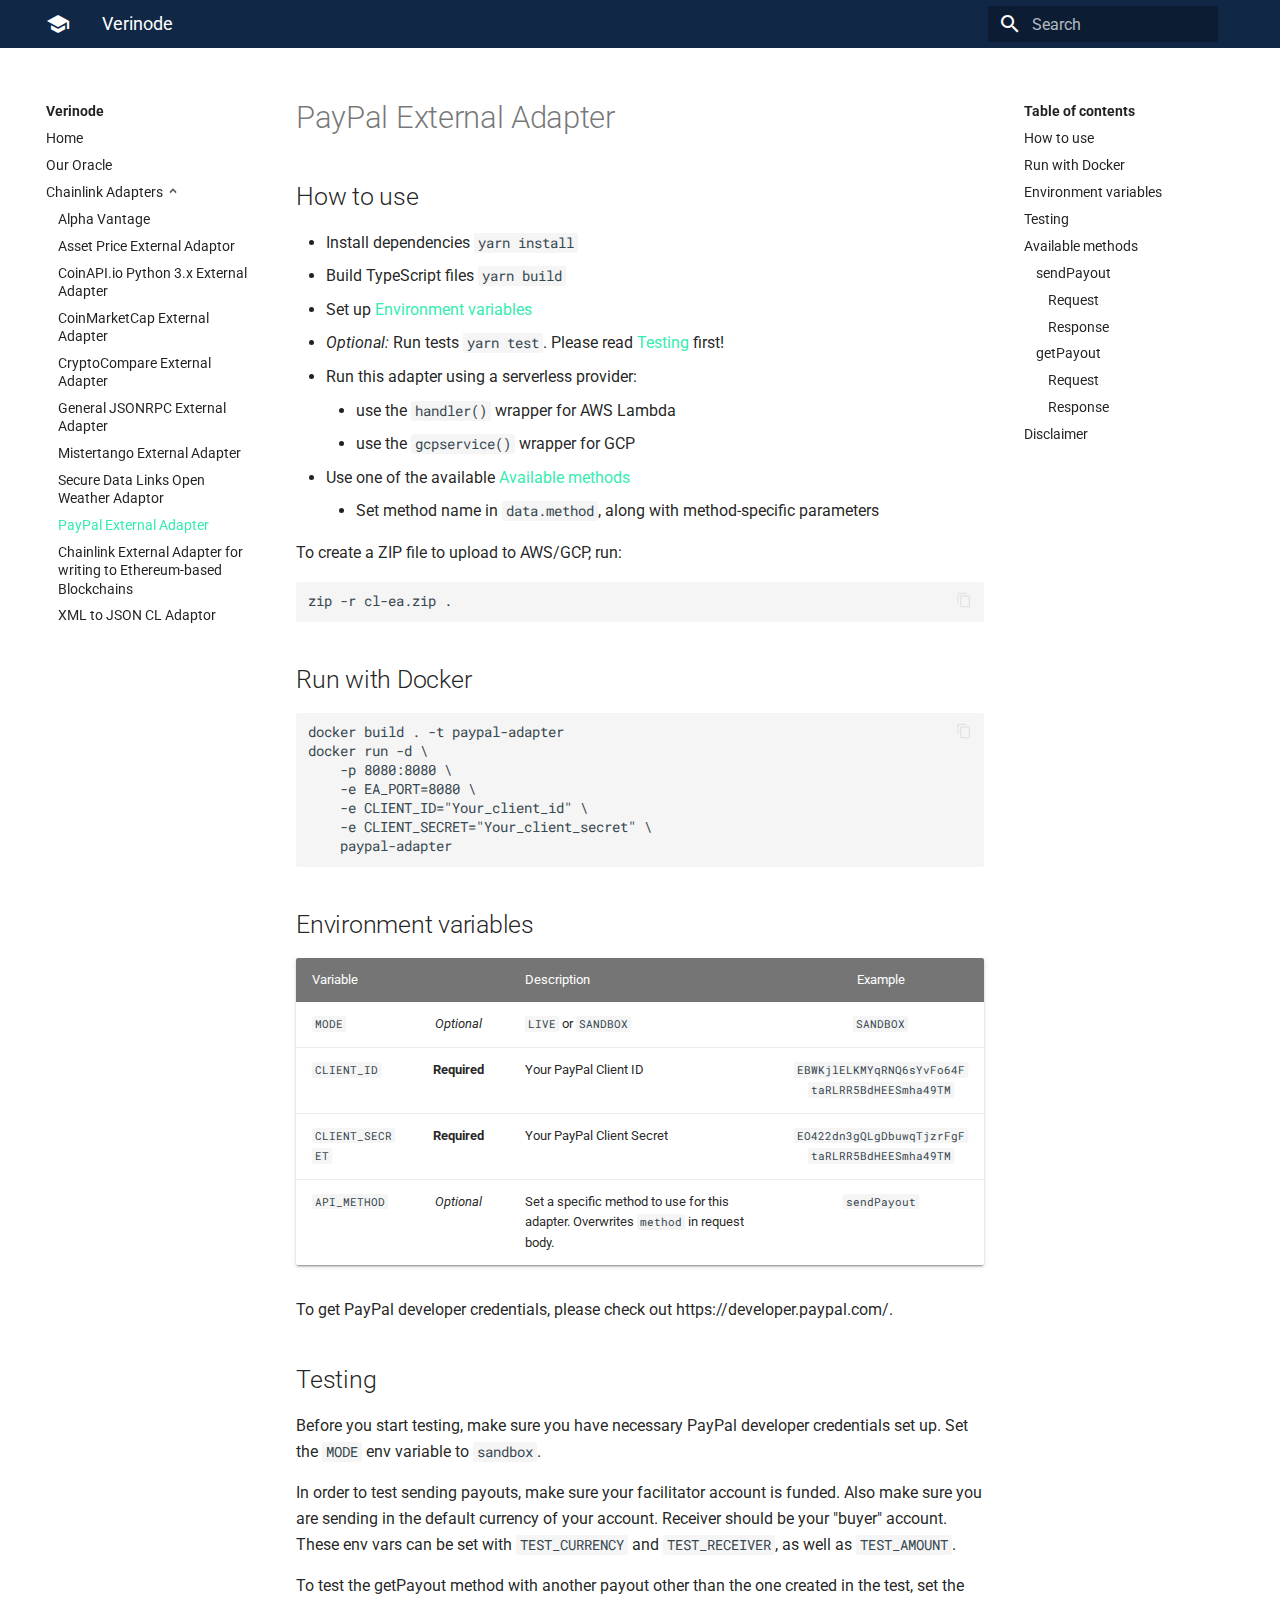
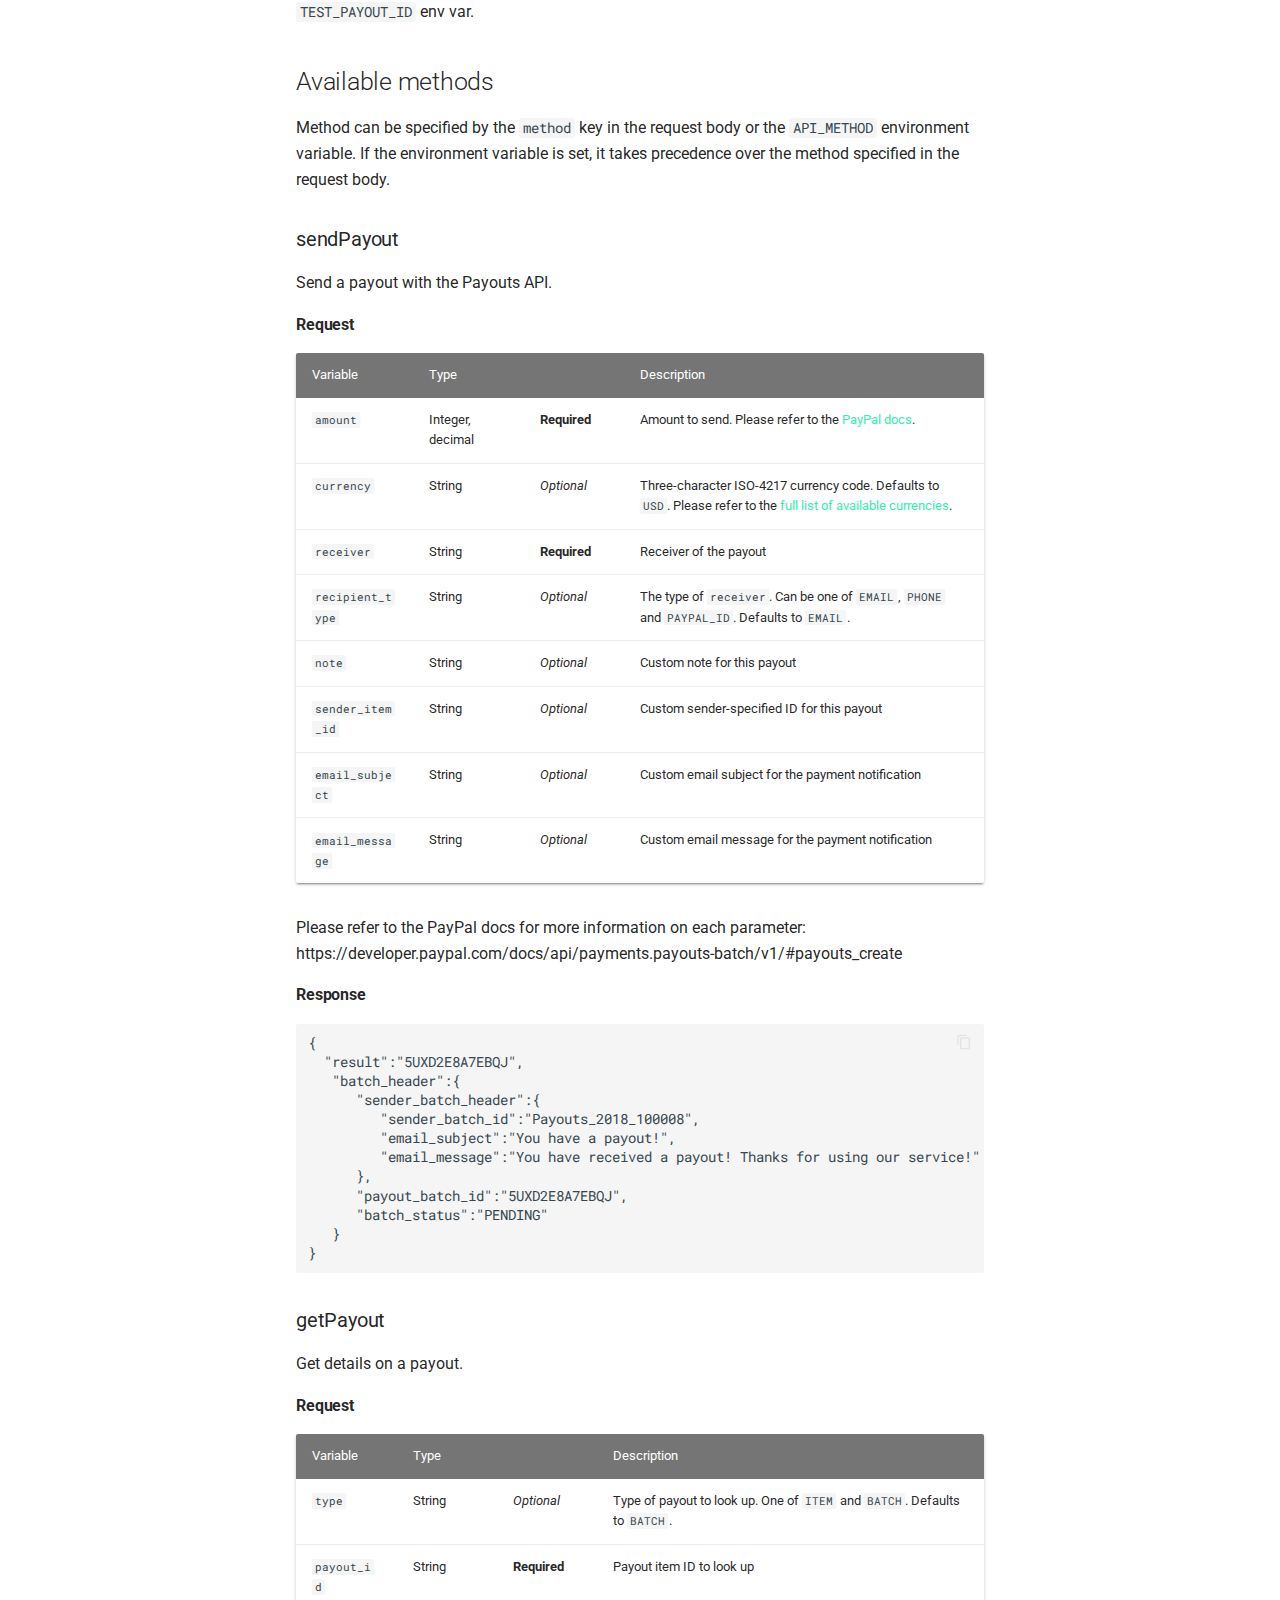
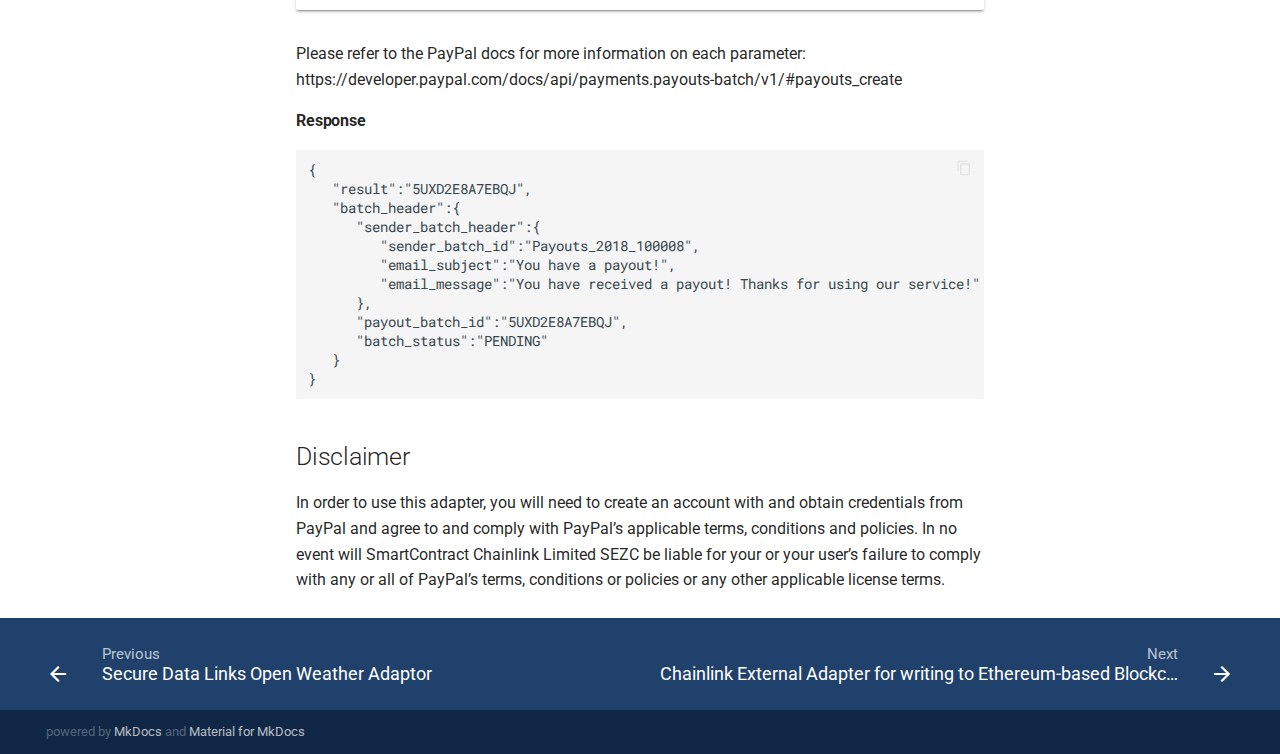
<file: site/chainlink-adapters/paypal-external-adapter/index.html>
<!doctype html>
<html lang="en" class="no-js">
  <head>
    
      <meta charset="utf-8">
      <meta name="viewport" content="width=device-width,initial-scale=1">
      <meta http-equiv="x-ua-compatible" content="ie=edge">
      
      
      
      
        <meta name="lang:clipboard.copy" content="Copy to clipboard">
      
        <meta name="lang:clipboard.copied" content="Copied to clipboard">
      
        <meta name="lang:search.language" content="en">
      
        <meta name="lang:search.pipeline.stopwords" content="True">
      
        <meta name="lang:search.pipeline.trimmer" content="True">
      
        <meta name="lang:search.result.none" content="No matching documents">
      
        <meta name="lang:search.result.one" content="1 matching document">
      
        <meta name="lang:search.result.other" content="# matching documents">
      
        <meta name="lang:search.tokenizer" content="[\s\-]+">
      
      <link rel="shortcut icon" href="../../assets/images/favicon.png">
      <meta name="generator" content="mkdocs-1.0.4, mkdocs-material-4.6.3">
    
    
      
        <title>PayPal External Adapter - Verinode</title>
      
    
    
      <link rel="stylesheet" href="../../assets/stylesheets/application.adb8469c.css">
      
      
    
    
      <script src="../../assets/javascripts/modernizr.86422ebf.js"></script>
    
    
      
        <link href="https://fonts.gstatic.com" rel="preconnect" crossorigin>
        <link rel="stylesheet" href="https://fonts.googleapis.com/css?family=Roboto:300,400,400i,700%7CRoboto+Mono&display=fallback">
        <style>body,input{font-family:"Roboto","Helvetica Neue",Helvetica,Arial,sans-serif}code,kbd,pre{font-family:"Roboto Mono","Courier New",Courier,monospace}</style>
      
    
    <link rel="stylesheet" href="../../assets/fonts/material-icons.css">
    
    
      <link rel="stylesheet" href="../../css/extra.css">
    
    
      
    
    
  </head>
  
    <body dir="ltr">
  
    <svg class="md-svg">
      <defs>
        
        
      </defs>
    </svg>
    <input class="md-toggle" data-md-toggle="drawer" type="checkbox" id="__drawer" autocomplete="off">
    <input class="md-toggle" data-md-toggle="search" type="checkbox" id="__search" autocomplete="off">
    <label class="md-overlay" data-md-component="overlay" for="__drawer"></label>
    
      <a href="#paypal-external-adapter" tabindex="0" class="md-skip">
        Skip to content
      </a>
    
    
      <header class="md-header" data-md-component="header">
  <nav class="md-header-nav md-grid">
    <div class="md-flex">
      <div class="md-flex__cell md-flex__cell--shrink">
        <a href="../.." title="Verinode" aria-label="Verinode" class="md-header-nav__button md-logo">
          
            <i class="md-icon"></i>
          
        </a>
      </div>
      <div class="md-flex__cell md-flex__cell--shrink">
        <label class="md-icon md-icon--menu md-header-nav__button" for="__drawer"></label>
      </div>
      <div class="md-flex__cell md-flex__cell--stretch">
        <div class="md-flex__ellipsis md-header-nav__title" data-md-component="title">
          
            <span class="md-header-nav__topic">
              Verinode
            </span>
            <span class="md-header-nav__topic">
              
                PayPal External Adapter
              
            </span>
          
        </div>
      </div>
      <div class="md-flex__cell md-flex__cell--shrink">
        
          <label class="md-icon md-icon--search md-header-nav__button" for="__search"></label>
          
<div class="md-search" data-md-component="search" role="dialog">
  <label class="md-search__overlay" for="__search"></label>
  <div class="md-search__inner" role="search">
    <form class="md-search__form" name="search">
      <input type="text" class="md-search__input" aria-label="search" name="query" placeholder="Search" autocapitalize="off" autocorrect="off" autocomplete="off" spellcheck="false" data-md-component="query" data-md-state="active">
      <label class="md-icon md-search__icon" for="__search"></label>
      <button type="reset" class="md-icon md-search__icon" data-md-component="reset" tabindex="-1">
        &#xE5CD;
      </button>
    </form>
    <div class="md-search__output">
      <div class="md-search__scrollwrap" data-md-scrollfix>
        <div class="md-search-result" data-md-component="result">
          <div class="md-search-result__meta">
            Type to start searching
          </div>
          <ol class="md-search-result__list"></ol>
        </div>
      </div>
    </div>
  </div>
</div>
        
      </div>
      
    </div>
  </nav>
</header>
    
    <div class="md-container">
      
        
      
      
      <main class="md-main" role="main">
        <div class="md-main__inner md-grid" data-md-component="container">
          
            
              <div class="md-sidebar md-sidebar--primary" data-md-component="navigation">
                <div class="md-sidebar__scrollwrap">
                  <div class="md-sidebar__inner">
                    <nav class="md-nav md-nav--primary" data-md-level="0">
  <label class="md-nav__title md-nav__title--site" for="__drawer">
    <a href="../.." title="Verinode" class="md-nav__button md-logo">
      
        <i class="md-icon"></i>
      
    </a>
    Verinode
  </label>
  
  <ul class="md-nav__list" data-md-scrollfix>
    
      
      
      


  <li class="md-nav__item">
    <a href="../.." title="Home" class="md-nav__link">
      Home
    </a>
  </li>

    
      
      
      


  <li class="md-nav__item">
    <a href="../../about/" title="Our Oracle" class="md-nav__link">
      Our Oracle
    </a>
  </li>

    
      
      
      

  


  <li class="md-nav__item md-nav__item--active md-nav__item--nested">
    
      <input class="md-toggle md-nav__toggle" data-md-toggle="nav-3" type="checkbox" id="nav-3" checked>
    
    <label class="md-nav__link" for="nav-3">
      Chainlink Adapters
    </label>
    <nav class="md-nav" data-md-component="collapsible" data-md-level="1">
      <label class="md-nav__title" for="nav-3">
        Chainlink Adapters
      </label>
      <ul class="md-nav__list" data-md-scrollfix>
        
        
          
          
          


  <li class="md-nav__item">
    <a href="../alpha-vantage/" title="Alpha Vantage" class="md-nav__link">
      Alpha Vantage
    </a>
  </li>

        
          
          
          


  <li class="md-nav__item">
    <a href="../asset-price-external-adaptor/" title="Asset Price External Adaptor" class="md-nav__link">
      Asset Price External Adaptor
    </a>
  </li>

        
          
          
          


  <li class="md-nav__item">
    <a href="../coinAPI.io-python-3.x-external-adapter/" title="CoinAPI.io Python 3.x External Adapter" class="md-nav__link">
      CoinAPI.io Python 3.x External Adapter
    </a>
  </li>

        
          
          
          


  <li class="md-nav__item">
    <a href="../coinmarketcap-external-adapter/" title="CoinMarketCap External Adapter" class="md-nav__link">
      CoinMarketCap External Adapter
    </a>
  </li>

        
          
          
          


  <li class="md-nav__item">
    <a href="../cryptocompare-external-adapter/" title="CryptoCompare External Adapter" class="md-nav__link">
      CryptoCompare External Adapter
    </a>
  </li>

        
          
          
          


  <li class="md-nav__item">
    <a href="../cryptocompare-external-adapter/" title="General JSONRPC External Adapter" class="md-nav__link">
      General JSONRPC External Adapter
    </a>
  </li>

        
          
          
          


  <li class="md-nav__item">
    <a href="../mistertango-external-adapter/" title="Mistertango External Adapter" class="md-nav__link">
      Mistertango External Adapter
    </a>
  </li>

        
          
          
          


  <li class="md-nav__item">
    <a href="../secure-data-links-open-weather-adaptor/" title="Secure Data Links Open Weather Adaptor" class="md-nav__link">
      Secure Data Links Open Weather Adaptor
    </a>
  </li>

        
          
          
          

  


  <li class="md-nav__item md-nav__item--active">
    
    <input class="md-toggle md-nav__toggle" data-md-toggle="toc" type="checkbox" id="__toc">
    
      
    
    
      <label class="md-nav__link md-nav__link--active" for="__toc">
        PayPal External Adapter
      </label>
    
    <a href="./" title="PayPal External Adapter" class="md-nav__link md-nav__link--active">
      PayPal External Adapter
    </a>
    
      
<nav class="md-nav md-nav--secondary">
  
  
    
  
  
    <label class="md-nav__title" for="__toc">Table of contents</label>
    <ul class="md-nav__list" data-md-scrollfix>
      
        <li class="md-nav__item">
  <a href="#how-to-use" class="md-nav__link">
    How to use
  </a>
  
</li>
      
        <li class="md-nav__item">
  <a href="#run-with-docker" class="md-nav__link">
    Run with Docker
  </a>
  
</li>
      
        <li class="md-nav__item">
  <a href="#environment-variables" class="md-nav__link">
    Environment variables
  </a>
  
</li>
      
        <li class="md-nav__item">
  <a href="#testing" class="md-nav__link">
    Testing
  </a>
  
</li>
      
        <li class="md-nav__item">
  <a href="#available-methods" class="md-nav__link">
    Available methods
  </a>
  
    <nav class="md-nav">
      <ul class="md-nav__list">
        
          <li class="md-nav__item">
  <a href="#sendpayout" class="md-nav__link">
    sendPayout
  </a>
  
    <nav class="md-nav">
      <ul class="md-nav__list">
        
          <li class="md-nav__item">
  <a href="#request" class="md-nav__link">
    Request
  </a>
  
</li>
        
          <li class="md-nav__item">
  <a href="#response" class="md-nav__link">
    Response
  </a>
  
</li>
        
      </ul>
    </nav>
  
</li>
        
          <li class="md-nav__item">
  <a href="#getpayout" class="md-nav__link">
    getPayout
  </a>
  
    <nav class="md-nav">
      <ul class="md-nav__list">
        
          <li class="md-nav__item">
  <a href="#request_1" class="md-nav__link">
    Request
  </a>
  
</li>
        
          <li class="md-nav__item">
  <a href="#response_1" class="md-nav__link">
    Response
  </a>
  
</li>
        
      </ul>
    </nav>
  
</li>
        
      </ul>
    </nav>
  
</li>
      
        <li class="md-nav__item">
  <a href="#disclaimer" class="md-nav__link">
    Disclaimer
  </a>
  
</li>
      
      
      
      
      
    </ul>
  
</nav>
    
  </li>

        
          
          
          


  <li class="md-nav__item">
    <a href="../chainlink-external-adapter-for-writing-to-ethereum-based-blockchains/" title="Chainlink External Adapter for writing to Ethereum-based Blockchains" class="md-nav__link">
      Chainlink External Adapter for writing to Ethereum-based Blockchains
    </a>
  </li>

        
          
          
          


  <li class="md-nav__item">
    <a href="../XML-to-JSON-cl-adaptor/" title="XML to JSON CL Adaptor" class="md-nav__link">
      XML to JSON CL Adaptor
    </a>
  </li>

        
      </ul>
    </nav>
  </li>

    
  </ul>
</nav>
                  </div>
                </div>
              </div>
            
            
              <div class="md-sidebar md-sidebar--secondary" data-md-component="toc">
                <div class="md-sidebar__scrollwrap">
                  <div class="md-sidebar__inner">
                    
<nav class="md-nav md-nav--secondary">
  
  
    
  
  
    <label class="md-nav__title" for="__toc">Table of contents</label>
    <ul class="md-nav__list" data-md-scrollfix>
      
        <li class="md-nav__item">
  <a href="#how-to-use" class="md-nav__link">
    How to use
  </a>
  
</li>
      
        <li class="md-nav__item">
  <a href="#run-with-docker" class="md-nav__link">
    Run with Docker
  </a>
  
</li>
      
        <li class="md-nav__item">
  <a href="#environment-variables" class="md-nav__link">
    Environment variables
  </a>
  
</li>
      
        <li class="md-nav__item">
  <a href="#testing" class="md-nav__link">
    Testing
  </a>
  
</li>
      
        <li class="md-nav__item">
  <a href="#available-methods" class="md-nav__link">
    Available methods
  </a>
  
    <nav class="md-nav">
      <ul class="md-nav__list">
        
          <li class="md-nav__item">
  <a href="#sendpayout" class="md-nav__link">
    sendPayout
  </a>
  
    <nav class="md-nav">
      <ul class="md-nav__list">
        
          <li class="md-nav__item">
  <a href="#request" class="md-nav__link">
    Request
  </a>
  
</li>
        
          <li class="md-nav__item">
  <a href="#response" class="md-nav__link">
    Response
  </a>
  
</li>
        
      </ul>
    </nav>
  
</li>
        
          <li class="md-nav__item">
  <a href="#getpayout" class="md-nav__link">
    getPayout
  </a>
  
    <nav class="md-nav">
      <ul class="md-nav__list">
        
          <li class="md-nav__item">
  <a href="#request_1" class="md-nav__link">
    Request
  </a>
  
</li>
        
          <li class="md-nav__item">
  <a href="#response_1" class="md-nav__link">
    Response
  </a>
  
</li>
        
      </ul>
    </nav>
  
</li>
        
      </ul>
    </nav>
  
</li>
      
        <li class="md-nav__item">
  <a href="#disclaimer" class="md-nav__link">
    Disclaimer
  </a>
  
</li>
      
      
      
      
      
    </ul>
  
</nav>
                  </div>
                </div>
              </div>
            
          
          <div class="md-content">
            <article class="md-content__inner md-typeset">
              
                
                
                <h1 id="paypal-external-adapter">PayPal External Adapter</h1>
<h2 id="how-to-use">How to use</h2>
<ul>
<li>
<p>Install dependencies <code>yarn install</code></p>
</li>
<li>
<p>Build TypeScript files <code>yarn build</code></p>
</li>
<li>
<p>Set up <a href="#environment-variables">Environment variables</a></p>
</li>
<li>
<p><em>Optional:</em> Run tests <code>yarn test</code>. Please read <a href="#testing">Testing</a> first!</p>
</li>
<li>
<p>Run this adapter using a serverless provider:</p>
<ul>
<li>use the <code>handler()</code> wrapper for AWS Lambda</li>
<li>use the <code>gcpservice()</code> wrapper for GCP</li>
</ul>
</li>
<li>
<p>Use one of the available <a href="#available-methods">Available methods</a></p>
<ul>
<li>Set method name in <code>data.method</code>, along with method-specific parameters</li>
</ul>
</li>
</ul>
<p>To create a ZIP file to upload to AWS/GCP, run:</p>
<pre><code class="bash">zip -r cl-ea.zip .
</code></pre>

<h2 id="run-with-docker">Run with Docker</h2>
<pre><code class="bash">docker build . -t paypal-adapter
docker run -d \
    -p 8080:8080 \
    -e EA_PORT=8080 \
    -e CLIENT_ID=&quot;Your_client_id&quot; \
    -e CLIENT_SECRET=&quot;Your_client_secret&quot; \
    paypal-adapter
</code></pre>

<h2 id="environment-variables">Environment variables</h2>
<table>
<thead>
<tr>
<th>Variable</th>
<th align="center"></th>
<th>Description</th>
<th align="center">Example</th>
</tr>
</thead>
<tbody>
<tr>
<td><code>MODE</code></td>
<td align="center"><em>Optional</em></td>
<td><code>LIVE</code> or <code>SANDBOX</code></td>
<td align="center"><code>SANDBOX</code></td>
</tr>
<tr>
<td><code>CLIENT_ID</code></td>
<td align="center"><strong>Required</strong></td>
<td>Your PayPal Client ID</td>
<td align="center"><code>EBWKjlELKMYqRNQ6sYvFo64FtaRLRR5BdHEESmha49TM</code></td>
</tr>
<tr>
<td><code>CLIENT_SECRET</code></td>
<td align="center"><strong>Required</strong></td>
<td>Your PayPal Client Secret</td>
<td align="center"><code>EO422dn3gQLgDbuwqTjzrFgFtaRLRR5BdHEESmha49TM</code></td>
</tr>
<tr>
<td><code>API_METHOD</code></td>
<td align="center"><em>Optional</em></td>
<td>Set a specific method to use for this adapter. Overwrites <code>method</code> in request body.</td>
<td align="center"><code>sendPayout</code></td>
</tr>
</tbody>
</table>
<p>To get PayPal developer credentials, please check out https://developer.paypal.com/.</p>
<h2 id="testing">Testing</h2>
<p>Before you start testing, make sure you have necessary PayPal developer credentials set up.
Set the <code>MODE</code> env variable to <code>sandbox</code>.</p>
<p>In order to test sending payouts, make sure your facilitator account is funded.
Also make sure you are sending in the default currency of your account.
Receiver should be your "buyer" account.
These env vars can be set with <code>TEST_CURRENCY</code> and <code>TEST_RECEIVER</code>, as well as <code>TEST_AMOUNT</code>.</p>
<p>To test the getPayout method with another payout other than the one created in the test, set the <code>TEST_PAYOUT_ID</code> env var.</p>
<h2 id="available-methods">Available methods</h2>
<p>Method can be specified by the <code>method</code> key in the request body or the <code>API_METHOD</code> environment variable. If the 
environment variable is set, it takes precedence over the method specified in the request body.</p>
<h3 id="sendpayout">sendPayout</h3>
<p>Send a payout with the Payouts API.</p>
<h4 id="request">Request</h4>
<table>
<thead>
<tr>
<th>Variable</th>
<th>Type</th>
<th></th>
<th>Description</th>
</tr>
</thead>
<tbody>
<tr>
<td><code>amount</code></td>
<td>Integer, decimal</td>
<td><strong>Required</strong></td>
<td>Amount to send. Please refer to the <a href="https://developer.paypal.com/docs/api/payments.payouts-batch/v1/#definition-currency">PayPal docs</a>.</td>
</tr>
<tr>
<td><code>currency</code></td>
<td>String</td>
<td><em>Optional</em></td>
<td>Three-character ISO-4217 currency code. Defaults to <code>USD</code>. Please refer to the <a href="https://developer.paypal.com/docs/integration/direct/rest/currency-codes/">full list of available currencies</a>.</td>
</tr>
<tr>
<td><code>receiver</code></td>
<td>String</td>
<td><strong>Required</strong></td>
<td>Receiver of the payout</td>
</tr>
<tr>
<td><code>recipient_type</code></td>
<td>String</td>
<td><em>Optional</em></td>
<td>The type of <code>receiver</code>. Can be one of <code>EMAIL</code>, <code>PHONE</code> and <code>PAYPAL_ID</code>. Defaults to <code>EMAIL</code>.</td>
</tr>
<tr>
<td><code>note</code></td>
<td>String</td>
<td><em>Optional</em></td>
<td>Custom note for this payout</td>
</tr>
<tr>
<td><code>sender_item_id</code></td>
<td>String</td>
<td><em>Optional</em></td>
<td>Custom sender-specified ID for this payout</td>
</tr>
<tr>
<td><code>email_subject</code></td>
<td>String</td>
<td><em>Optional</em></td>
<td>Custom email subject for the payment notification</td>
</tr>
<tr>
<td><code>email_message</code></td>
<td>String</td>
<td><em>Optional</em></td>
<td>Custom email message for the payment notification</td>
</tr>
</tbody>
</table>
<p>Please refer to the PayPal docs for more information on each parameter: https://developer.paypal.com/docs/api/payments.payouts-batch/v1/#payouts_create</p>
<h4 id="response">Response</h4>
<pre><code class="json">{  
  &quot;result&quot;:&quot;5UXD2E8A7EBQJ&quot;,
   &quot;batch_header&quot;:{  
      &quot;sender_batch_header&quot;:{  
         &quot;sender_batch_id&quot;:&quot;Payouts_2018_100008&quot;,
         &quot;email_subject&quot;:&quot;You have a payout!&quot;,
         &quot;email_message&quot;:&quot;You have received a payout! Thanks for using our service!&quot;
      },
      &quot;payout_batch_id&quot;:&quot;5UXD2E8A7EBQJ&quot;,
      &quot;batch_status&quot;:&quot;PENDING&quot;
   }
}
</code></pre>

<h3 id="getpayout">getPayout</h3>
<p>Get details on a payout.</p>
<h4 id="request_1">Request</h4>
<table>
<thead>
<tr>
<th>Variable</th>
<th>Type</th>
<th></th>
<th>Description</th>
</tr>
</thead>
<tbody>
<tr>
<td><code>type</code></td>
<td>String</td>
<td><em>Optional</em></td>
<td>Type of payout to look up. One of <code>ITEM</code> and <code>BATCH</code>. Defaults to <code>BATCH</code>.</td>
</tr>
<tr>
<td><code>payout_id</code></td>
<td>String</td>
<td><strong>Required</strong></td>
<td>Payout item ID to look up</td>
</tr>
</tbody>
</table>
<p>Please refer to the PayPal docs for more information on each parameter: https://developer.paypal.com/docs/api/payments.payouts-batch/v1/#payouts_create</p>
<h4 id="response_1">Response</h4>
<pre><code class="json">{  
   &quot;result&quot;:&quot;5UXD2E8A7EBQJ&quot;,
   &quot;batch_header&quot;:{  
      &quot;sender_batch_header&quot;:{  
         &quot;sender_batch_id&quot;:&quot;Payouts_2018_100008&quot;,
         &quot;email_subject&quot;:&quot;You have a payout!&quot;,
         &quot;email_message&quot;:&quot;You have received a payout! Thanks for using our service!&quot;
      },
      &quot;payout_batch_id&quot;:&quot;5UXD2E8A7EBQJ&quot;,
      &quot;batch_status&quot;:&quot;PENDING&quot;
   }
}
</code></pre>

<h2 id="disclaimer">Disclaimer</h2>
<p>In order to use this adapter, you will need to create an account with and obtain credentials from PayPal and agree to and comply with PayPal’s applicable terms, conditions and policies.  In no event will SmartContract Chainlink Limited SEZC be liable for your or your user’s failure to comply with any or all of PayPal’s terms, conditions or policies or any other applicable license terms.</p>
                
                  
                
                
              
              
                


              
            </article>
          </div>
        </div>
      </main>
      
        
<footer class="md-footer">
  
    <div class="md-footer-nav">
      <nav class="md-footer-nav__inner md-grid">
        
          <a href="../secure-data-links-open-weather-adaptor/" title="Secure Data Links Open Weather Adaptor" class="md-flex md-footer-nav__link md-footer-nav__link--prev" rel="prev">
            <div class="md-flex__cell md-flex__cell--shrink">
              <i class="md-icon md-icon--arrow-back md-footer-nav__button"></i>
            </div>
            <div class="md-flex__cell md-flex__cell--stretch md-footer-nav__title">
              <span class="md-flex__ellipsis">
                <span class="md-footer-nav__direction">
                  Previous
                </span>
                Secure Data Links Open Weather Adaptor
              </span>
            </div>
          </a>
        
        
          <a href="../chainlink-external-adapter-for-writing-to-ethereum-based-blockchains/" title="Chainlink External Adapter for writing to Ethereum-based Blockchains" class="md-flex md-footer-nav__link md-footer-nav__link--next" rel="next">
            <div class="md-flex__cell md-flex__cell--stretch md-footer-nav__title">
              <span class="md-flex__ellipsis">
                <span class="md-footer-nav__direction">
                  Next
                </span>
                Chainlink External Adapter for writing to Ethereum-based Blockchains
              </span>
            </div>
            <div class="md-flex__cell md-flex__cell--shrink">
              <i class="md-icon md-icon--arrow-forward md-footer-nav__button"></i>
            </div>
          </a>
        
      </nav>
    </div>
  
  <div class="md-footer-meta md-typeset">
    <div class="md-footer-meta__inner md-grid">
      <div class="md-footer-copyright">
        
        powered by
        <a href="https://www.mkdocs.org" target="_blank" rel="noopener">MkDocs</a>
        and
        <a href="https://squidfunk.github.io/mkdocs-material/" target="_blank" rel="noopener">
          Material for MkDocs</a>
      </div>
      
    </div>
  </div>
</footer>
      
    </div>
    
      <script src="../../assets/javascripts/application.c33a9706.js"></script>
      
      <script>app.initialize({version:"1.0.4",url:{base:"../.."}})</script>
      
    
  </body>
</html>
</file>
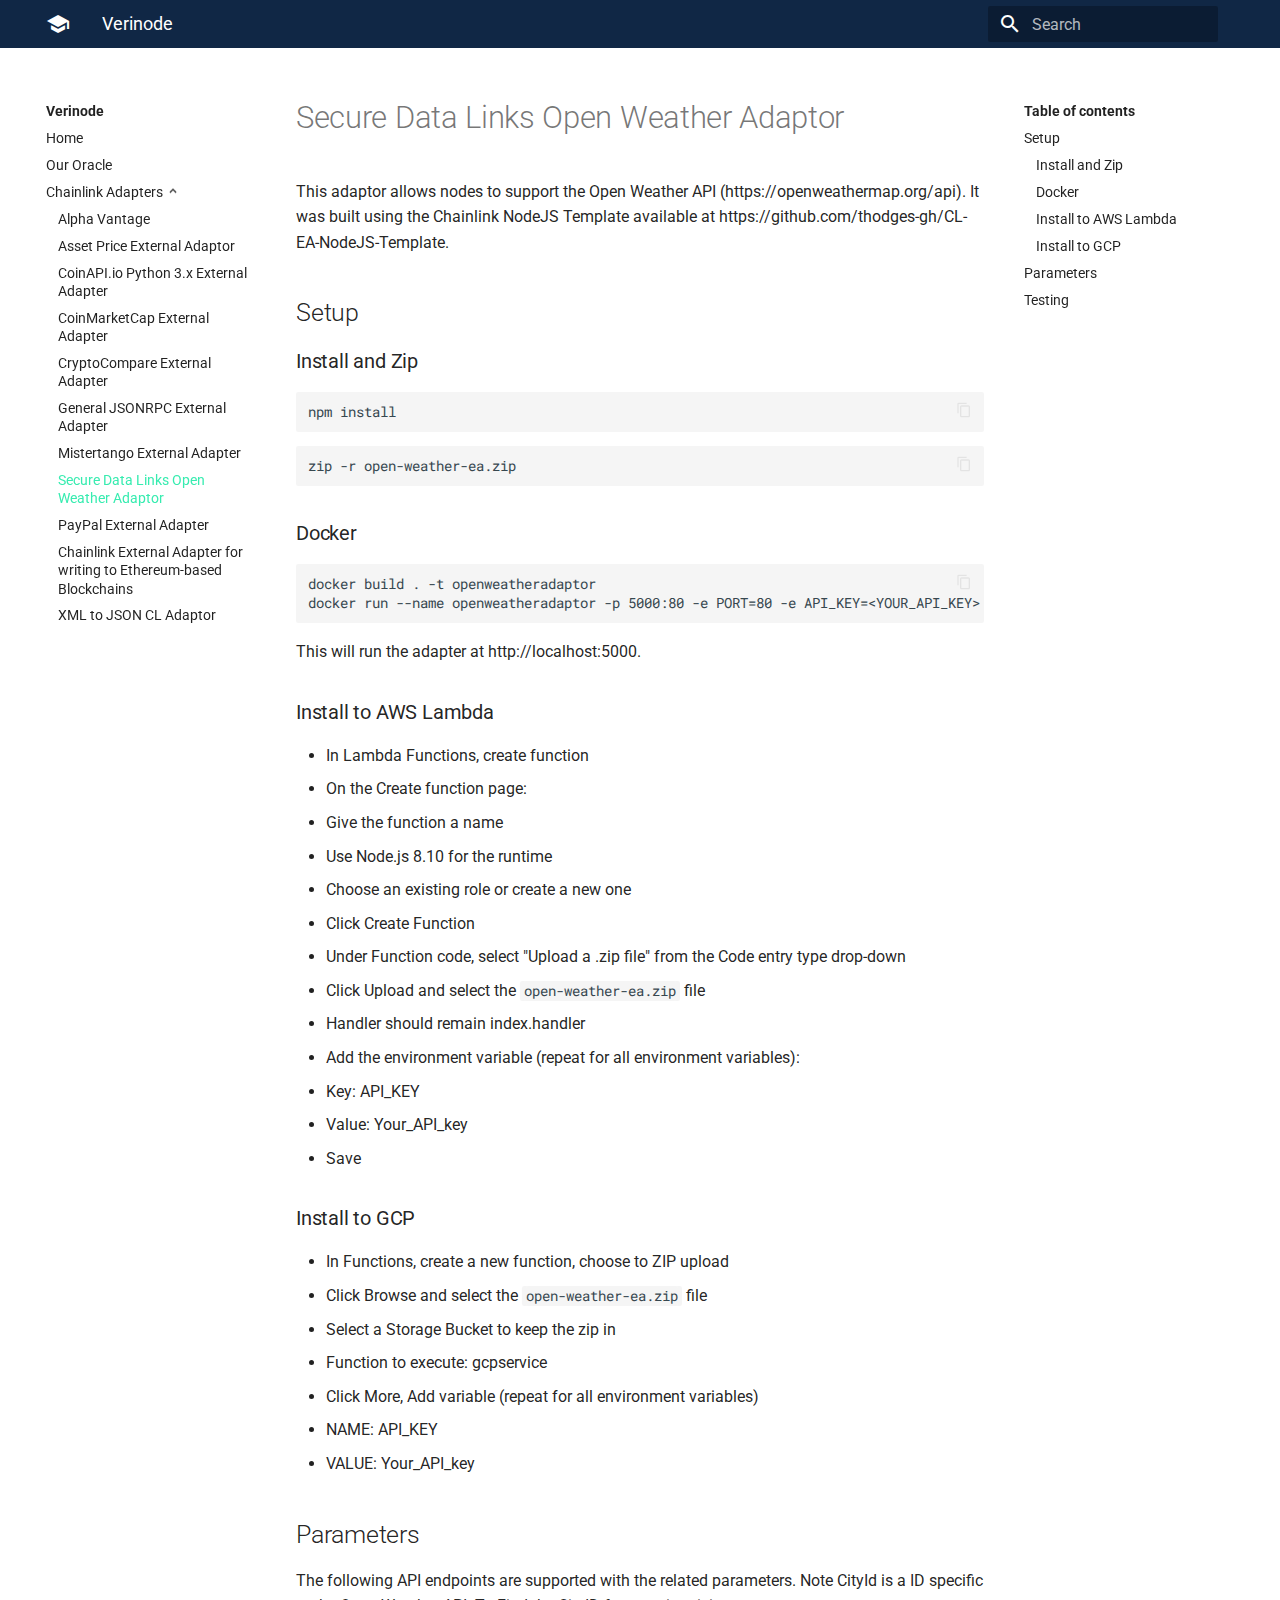
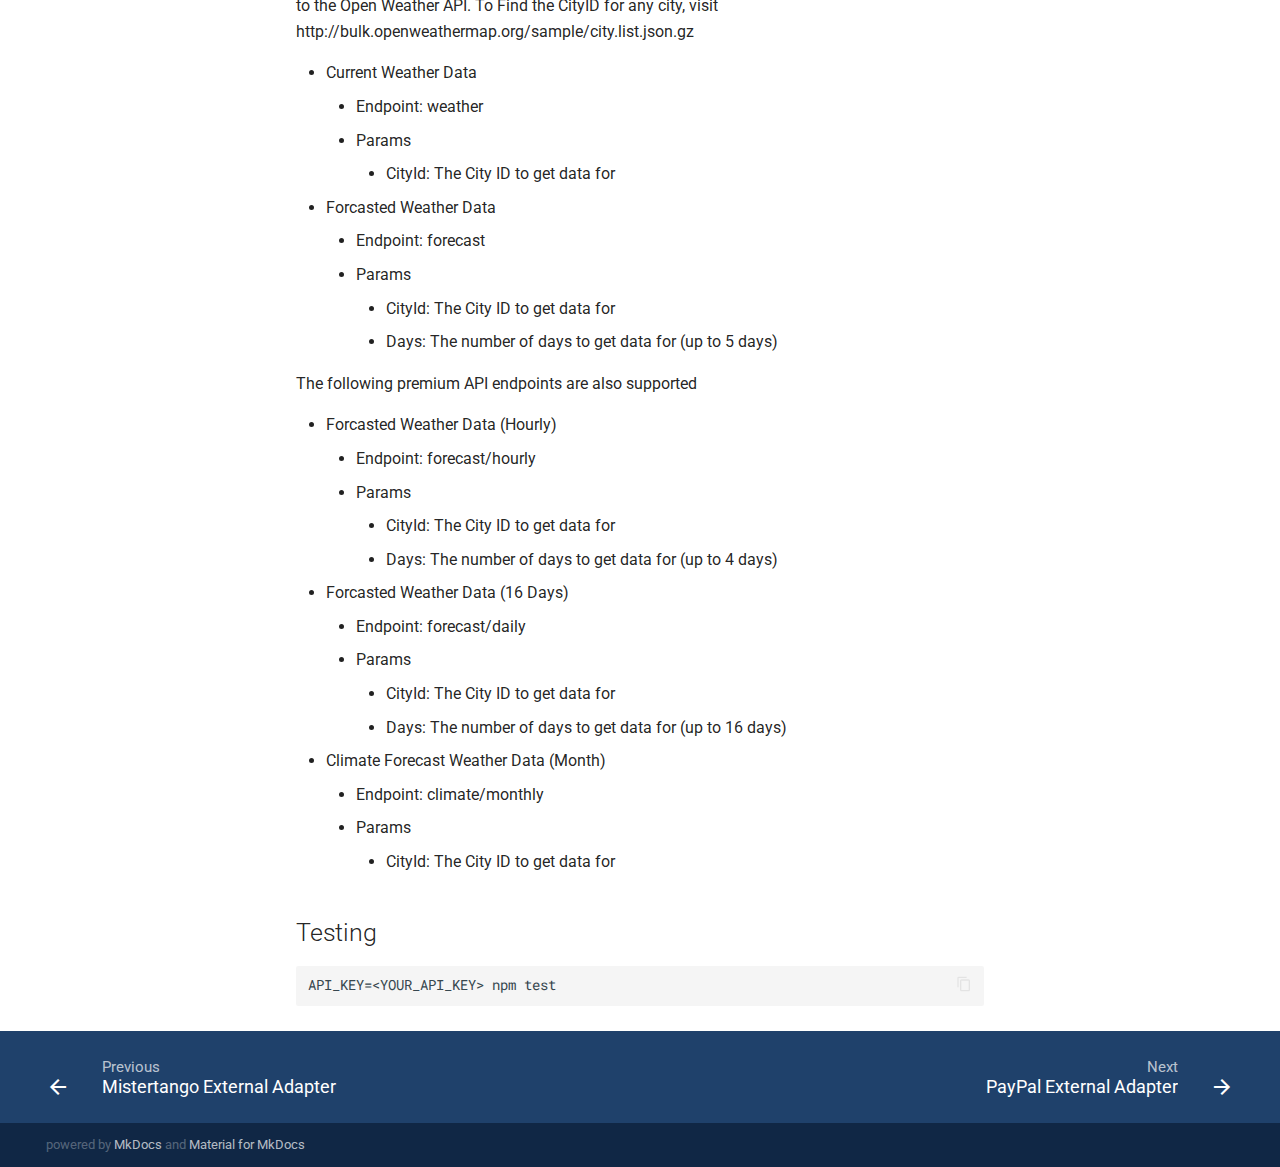
<file: site/chainlink-adapters/secure-data-links-open-weather-adaptor/index.html>
<!doctype html>
<html lang="en" class="no-js">
  <head>
    
      <meta charset="utf-8">
      <meta name="viewport" content="width=device-width,initial-scale=1">
      <meta http-equiv="x-ua-compatible" content="ie=edge">
      
      
      
      
        <meta name="lang:clipboard.copy" content="Copy to clipboard">
      
        <meta name="lang:clipboard.copied" content="Copied to clipboard">
      
        <meta name="lang:search.language" content="en">
      
        <meta name="lang:search.pipeline.stopwords" content="True">
      
        <meta name="lang:search.pipeline.trimmer" content="True">
      
        <meta name="lang:search.result.none" content="No matching documents">
      
        <meta name="lang:search.result.one" content="1 matching document">
      
        <meta name="lang:search.result.other" content="# matching documents">
      
        <meta name="lang:search.tokenizer" content="[\s\-]+">
      
      <link rel="shortcut icon" href="../../assets/images/favicon.png">
      <meta name="generator" content="mkdocs-1.0.4, mkdocs-material-4.6.3">
    
    
      
        <title>Secure Data Links Open Weather Adaptor - Verinode</title>
      
    
    
      <link rel="stylesheet" href="../../assets/stylesheets/application.adb8469c.css">
      
      
    
    
      <script src="../../assets/javascripts/modernizr.86422ebf.js"></script>
    
    
      
        <link href="https://fonts.gstatic.com" rel="preconnect" crossorigin>
        <link rel="stylesheet" href="https://fonts.googleapis.com/css?family=Roboto:300,400,400i,700%7CRoboto+Mono&display=fallback">
        <style>body,input{font-family:"Roboto","Helvetica Neue",Helvetica,Arial,sans-serif}code,kbd,pre{font-family:"Roboto Mono","Courier New",Courier,monospace}</style>
      
    
    <link rel="stylesheet" href="../../assets/fonts/material-icons.css">
    
    
      <link rel="stylesheet" href="../../css/extra.css">
    
    
      
    
    
  </head>
  
    <body dir="ltr">
  
    <svg class="md-svg">
      <defs>
        
        
      </defs>
    </svg>
    <input class="md-toggle" data-md-toggle="drawer" type="checkbox" id="__drawer" autocomplete="off">
    <input class="md-toggle" data-md-toggle="search" type="checkbox" id="__search" autocomplete="off">
    <label class="md-overlay" data-md-component="overlay" for="__drawer"></label>
    
      <a href="#secure-data-links-open-weather-adaptor" tabindex="0" class="md-skip">
        Skip to content
      </a>
    
    
      <header class="md-header" data-md-component="header">
  <nav class="md-header-nav md-grid">
    <div class="md-flex">
      <div class="md-flex__cell md-flex__cell--shrink">
        <a href="../.." title="Verinode" aria-label="Verinode" class="md-header-nav__button md-logo">
          
            <i class="md-icon"></i>
          
        </a>
      </div>
      <div class="md-flex__cell md-flex__cell--shrink">
        <label class="md-icon md-icon--menu md-header-nav__button" for="__drawer"></label>
      </div>
      <div class="md-flex__cell md-flex__cell--stretch">
        <div class="md-flex__ellipsis md-header-nav__title" data-md-component="title">
          
            <span class="md-header-nav__topic">
              Verinode
            </span>
            <span class="md-header-nav__topic">
              
                Secure Data Links Open Weather Adaptor
              
            </span>
          
        </div>
      </div>
      <div class="md-flex__cell md-flex__cell--shrink">
        
          <label class="md-icon md-icon--search md-header-nav__button" for="__search"></label>
          
<div class="md-search" data-md-component="search" role="dialog">
  <label class="md-search__overlay" for="__search"></label>
  <div class="md-search__inner" role="search">
    <form class="md-search__form" name="search">
      <input type="text" class="md-search__input" aria-label="search" name="query" placeholder="Search" autocapitalize="off" autocorrect="off" autocomplete="off" spellcheck="false" data-md-component="query" data-md-state="active">
      <label class="md-icon md-search__icon" for="__search"></label>
      <button type="reset" class="md-icon md-search__icon" data-md-component="reset" tabindex="-1">
        &#xE5CD;
      </button>
    </form>
    <div class="md-search__output">
      <div class="md-search__scrollwrap" data-md-scrollfix>
        <div class="md-search-result" data-md-component="result">
          <div class="md-search-result__meta">
            Type to start searching
          </div>
          <ol class="md-search-result__list"></ol>
        </div>
      </div>
    </div>
  </div>
</div>
        
      </div>
      
    </div>
  </nav>
</header>
    
    <div class="md-container">
      
        
      
      
      <main class="md-main" role="main">
        <div class="md-main__inner md-grid" data-md-component="container">
          
            
              <div class="md-sidebar md-sidebar--primary" data-md-component="navigation">
                <div class="md-sidebar__scrollwrap">
                  <div class="md-sidebar__inner">
                    <nav class="md-nav md-nav--primary" data-md-level="0">
  <label class="md-nav__title md-nav__title--site" for="__drawer">
    <a href="../.." title="Verinode" class="md-nav__button md-logo">
      
        <i class="md-icon"></i>
      
    </a>
    Verinode
  </label>
  
  <ul class="md-nav__list" data-md-scrollfix>
    
      
      
      


  <li class="md-nav__item">
    <a href="../.." title="Home" class="md-nav__link">
      Home
    </a>
  </li>

    
      
      
      


  <li class="md-nav__item">
    <a href="../../about/" title="Our Oracle" class="md-nav__link">
      Our Oracle
    </a>
  </li>

    
      
      
      

  


  <li class="md-nav__item md-nav__item--active md-nav__item--nested">
    
      <input class="md-toggle md-nav__toggle" data-md-toggle="nav-3" type="checkbox" id="nav-3" checked>
    
    <label class="md-nav__link" for="nav-3">
      Chainlink Adapters
    </label>
    <nav class="md-nav" data-md-component="collapsible" data-md-level="1">
      <label class="md-nav__title" for="nav-3">
        Chainlink Adapters
      </label>
      <ul class="md-nav__list" data-md-scrollfix>
        
        
          
          
          


  <li class="md-nav__item">
    <a href="../alpha-vantage/" title="Alpha Vantage" class="md-nav__link">
      Alpha Vantage
    </a>
  </li>

        
          
          
          


  <li class="md-nav__item">
    <a href="../asset-price-external-adaptor/" title="Asset Price External Adaptor" class="md-nav__link">
      Asset Price External Adaptor
    </a>
  </li>

        
          
          
          


  <li class="md-nav__item">
    <a href="../coinAPI.io-python-3.x-external-adapter/" title="CoinAPI.io Python 3.x External Adapter" class="md-nav__link">
      CoinAPI.io Python 3.x External Adapter
    </a>
  </li>

        
          
          
          


  <li class="md-nav__item">
    <a href="../coinmarketcap-external-adapter/" title="CoinMarketCap External Adapter" class="md-nav__link">
      CoinMarketCap External Adapter
    </a>
  </li>

        
          
          
          


  <li class="md-nav__item">
    <a href="../cryptocompare-external-adapter/" title="CryptoCompare External Adapter" class="md-nav__link">
      CryptoCompare External Adapter
    </a>
  </li>

        
          
          
          


  <li class="md-nav__item">
    <a href="../cryptocompare-external-adapter/" title="General JSONRPC External Adapter" class="md-nav__link">
      General JSONRPC External Adapter
    </a>
  </li>

        
          
          
          


  <li class="md-nav__item">
    <a href="../mistertango-external-adapter/" title="Mistertango External Adapter" class="md-nav__link">
      Mistertango External Adapter
    </a>
  </li>

        
          
          
          

  


  <li class="md-nav__item md-nav__item--active">
    
    <input class="md-toggle md-nav__toggle" data-md-toggle="toc" type="checkbox" id="__toc">
    
      
    
    
      <label class="md-nav__link md-nav__link--active" for="__toc">
        Secure Data Links Open Weather Adaptor
      </label>
    
    <a href="./" title="Secure Data Links Open Weather Adaptor" class="md-nav__link md-nav__link--active">
      Secure Data Links Open Weather Adaptor
    </a>
    
      
<nav class="md-nav md-nav--secondary">
  
  
    
  
  
    <label class="md-nav__title" for="__toc">Table of contents</label>
    <ul class="md-nav__list" data-md-scrollfix>
      
        <li class="md-nav__item">
  <a href="#setup" class="md-nav__link">
    Setup
  </a>
  
    <nav class="md-nav">
      <ul class="md-nav__list">
        
          <li class="md-nav__item">
  <a href="#install-and-zip" class="md-nav__link">
    Install and Zip
  </a>
  
</li>
        
          <li class="md-nav__item">
  <a href="#docker" class="md-nav__link">
    Docker
  </a>
  
</li>
        
          <li class="md-nav__item">
  <a href="#install-to-aws-lambda" class="md-nav__link">
    Install to AWS Lambda
  </a>
  
</li>
        
          <li class="md-nav__item">
  <a href="#install-to-gcp" class="md-nav__link">
    Install to GCP
  </a>
  
</li>
        
      </ul>
    </nav>
  
</li>
      
        <li class="md-nav__item">
  <a href="#parameters" class="md-nav__link">
    Parameters
  </a>
  
</li>
      
        <li class="md-nav__item">
  <a href="#testing" class="md-nav__link">
    Testing
  </a>
  
</li>
      
      
      
      
      
    </ul>
  
</nav>
    
  </li>

        
          
          
          


  <li class="md-nav__item">
    <a href="../paypal-external-adapter/" title="PayPal External Adapter" class="md-nav__link">
      PayPal External Adapter
    </a>
  </li>

        
          
          
          


  <li class="md-nav__item">
    <a href="../chainlink-external-adapter-for-writing-to-ethereum-based-blockchains/" title="Chainlink External Adapter for writing to Ethereum-based Blockchains" class="md-nav__link">
      Chainlink External Adapter for writing to Ethereum-based Blockchains
    </a>
  </li>

        
          
          
          


  <li class="md-nav__item">
    <a href="../XML-to-JSON-cl-adaptor/" title="XML to JSON CL Adaptor" class="md-nav__link">
      XML to JSON CL Adaptor
    </a>
  </li>

        
      </ul>
    </nav>
  </li>

    
  </ul>
</nav>
                  </div>
                </div>
              </div>
            
            
              <div class="md-sidebar md-sidebar--secondary" data-md-component="toc">
                <div class="md-sidebar__scrollwrap">
                  <div class="md-sidebar__inner">
                    
<nav class="md-nav md-nav--secondary">
  
  
    
  
  
    <label class="md-nav__title" for="__toc">Table of contents</label>
    <ul class="md-nav__list" data-md-scrollfix>
      
        <li class="md-nav__item">
  <a href="#setup" class="md-nav__link">
    Setup
  </a>
  
    <nav class="md-nav">
      <ul class="md-nav__list">
        
          <li class="md-nav__item">
  <a href="#install-and-zip" class="md-nav__link">
    Install and Zip
  </a>
  
</li>
        
          <li class="md-nav__item">
  <a href="#docker" class="md-nav__link">
    Docker
  </a>
  
</li>
        
          <li class="md-nav__item">
  <a href="#install-to-aws-lambda" class="md-nav__link">
    Install to AWS Lambda
  </a>
  
</li>
        
          <li class="md-nav__item">
  <a href="#install-to-gcp" class="md-nav__link">
    Install to GCP
  </a>
  
</li>
        
      </ul>
    </nav>
  
</li>
      
        <li class="md-nav__item">
  <a href="#parameters" class="md-nav__link">
    Parameters
  </a>
  
</li>
      
        <li class="md-nav__item">
  <a href="#testing" class="md-nav__link">
    Testing
  </a>
  
</li>
      
      
      
      
      
    </ul>
  
</nav>
                  </div>
                </div>
              </div>
            
          
          <div class="md-content">
            <article class="md-content__inner md-typeset">
              
                
                
                <h1 id="secure-data-links-open-weather-adaptor">Secure Data Links Open Weather Adaptor</h1>
<p>This adaptor allows nodes to support the Open Weather API (https://openweathermap.org/api). It was built using the Chainlink NodeJS Template available at https://github.com/thodges-gh/CL-EA-NodeJS-Template.</p>
<h2 id="setup">Setup</h2>
<h3 id="install-and-zip">Install and Zip</h3>
<pre><code class="bash">npm install
</code></pre>

<pre><code class="bash">zip -r open-weather-ea.zip
</code></pre>

<h3 id="docker">Docker</h3>
<pre><code class="bash">docker build . -t openweatheradaptor
docker run --name openweatheradaptor -p 5000:80 -e PORT=80 -e API_KEY=&lt;YOUR_API_KEY&gt; openweatheradaptor
</code></pre>

<p>This will run the adapter at http://localhost:5000.</p>
<h3 id="install-to-aws-lambda">Install to AWS Lambda</h3>
<ul>
<li>In Lambda Functions, create function</li>
<li>On the Create function page:</li>
<li>Give the function a name</li>
<li>Use Node.js 8.10 for the runtime</li>
<li>Choose an existing role or create a new one</li>
<li>Click Create Function</li>
<li>Under Function code, select "Upload a .zip file" from the Code entry type drop-down</li>
<li>Click Upload and select the <code>open-weather-ea.zip</code> file</li>
<li>Handler should remain index.handler</li>
<li>Add the environment variable (repeat for all environment variables):</li>
<li>Key: API_KEY</li>
<li>Value: Your_API_key</li>
<li>Save</li>
</ul>
<h3 id="install-to-gcp">Install to GCP</h3>
<ul>
<li>In Functions, create a new function, choose to ZIP upload</li>
<li>Click Browse and select the <code>open-weather-ea.zip</code> file</li>
<li>Select a Storage Bucket to keep the zip in</li>
<li>Function to execute: gcpservice</li>
<li>Click More, Add variable (repeat for all environment variables)</li>
<li>NAME: API_KEY</li>
<li>VALUE: Your_API_key</li>
</ul>
<h2 id="parameters">Parameters</h2>
<p>The following API endpoints are supported with the related parameters. Note CityId is a ID specific to the Open Weather API. To Find the CityID for any city, visit http://bulk.openweathermap.org/sample/city.list.json.gz</p>
<ul>
<li>
<p>Current Weather Data</p>
<ul>
<li>Endpoint: weather</li>
<li>Params<ul>
<li>CityId: The City ID to get data for</li>
</ul>
</li>
</ul>
</li>
<li>
<p>Forcasted Weather Data</p>
<ul>
<li>Endpoint: forecast</li>
<li>Params<ul>
<li>CityId: The City ID to get data for</li>
<li>Days: The number of days to get data for (up to 5 days)</li>
</ul>
</li>
</ul>
</li>
</ul>
<p>The following premium API endpoints are also supported</p>
<ul>
<li>
<p>Forcasted Weather Data (Hourly)</p>
<ul>
<li>Endpoint: forecast/hourly</li>
<li>Params<ul>
<li>CityId: The City ID to get data for</li>
<li>Days: The number of days to get data for (up to 4 days)</li>
</ul>
</li>
</ul>
</li>
<li>
<p>Forcasted Weather Data (16 Days)</p>
<ul>
<li>Endpoint: forecast/daily</li>
<li>Params<ul>
<li>CityId: The City ID to get data for</li>
<li>Days: The number of days to get data for (up to 16 days)</li>
</ul>
</li>
</ul>
</li>
<li>
<p>Climate Forecast Weather Data (Month)</p>
<ul>
<li>Endpoint: climate/monthly</li>
<li>Params<ul>
<li>CityId: The City ID to get data for</li>
</ul>
</li>
</ul>
</li>
</ul>
<h2 id="testing">Testing</h2>
<pre><code class="bash">API_KEY=&lt;YOUR_API_KEY&gt; npm test
</code></pre>
                
                  
                
                
              
              
                


              
            </article>
          </div>
        </div>
      </main>
      
        
<footer class="md-footer">
  
    <div class="md-footer-nav">
      <nav class="md-footer-nav__inner md-grid">
        
          <a href="../mistertango-external-adapter/" title="Mistertango External Adapter" class="md-flex md-footer-nav__link md-footer-nav__link--prev" rel="prev">
            <div class="md-flex__cell md-flex__cell--shrink">
              <i class="md-icon md-icon--arrow-back md-footer-nav__button"></i>
            </div>
            <div class="md-flex__cell md-flex__cell--stretch md-footer-nav__title">
              <span class="md-flex__ellipsis">
                <span class="md-footer-nav__direction">
                  Previous
                </span>
                Mistertango External Adapter
              </span>
            </div>
          </a>
        
        
          <a href="../paypal-external-adapter/" title="PayPal External Adapter" class="md-flex md-footer-nav__link md-footer-nav__link--next" rel="next">
            <div class="md-flex__cell md-flex__cell--stretch md-footer-nav__title">
              <span class="md-flex__ellipsis">
                <span class="md-footer-nav__direction">
                  Next
                </span>
                PayPal External Adapter
              </span>
            </div>
            <div class="md-flex__cell md-flex__cell--shrink">
              <i class="md-icon md-icon--arrow-forward md-footer-nav__button"></i>
            </div>
          </a>
        
      </nav>
    </div>
  
  <div class="md-footer-meta md-typeset">
    <div class="md-footer-meta__inner md-grid">
      <div class="md-footer-copyright">
        
        powered by
        <a href="https://www.mkdocs.org" target="_blank" rel="noopener">MkDocs</a>
        and
        <a href="https://squidfunk.github.io/mkdocs-material/" target="_blank" rel="noopener">
          Material for MkDocs</a>
      </div>
      
    </div>
  </div>
</footer>
      
    </div>
    
      <script src="../../assets/javascripts/application.c33a9706.js"></script>
      
      <script>app.initialize({version:"1.0.4",url:{base:"../.."}})</script>
      
    
  </body>
</html>
</file>
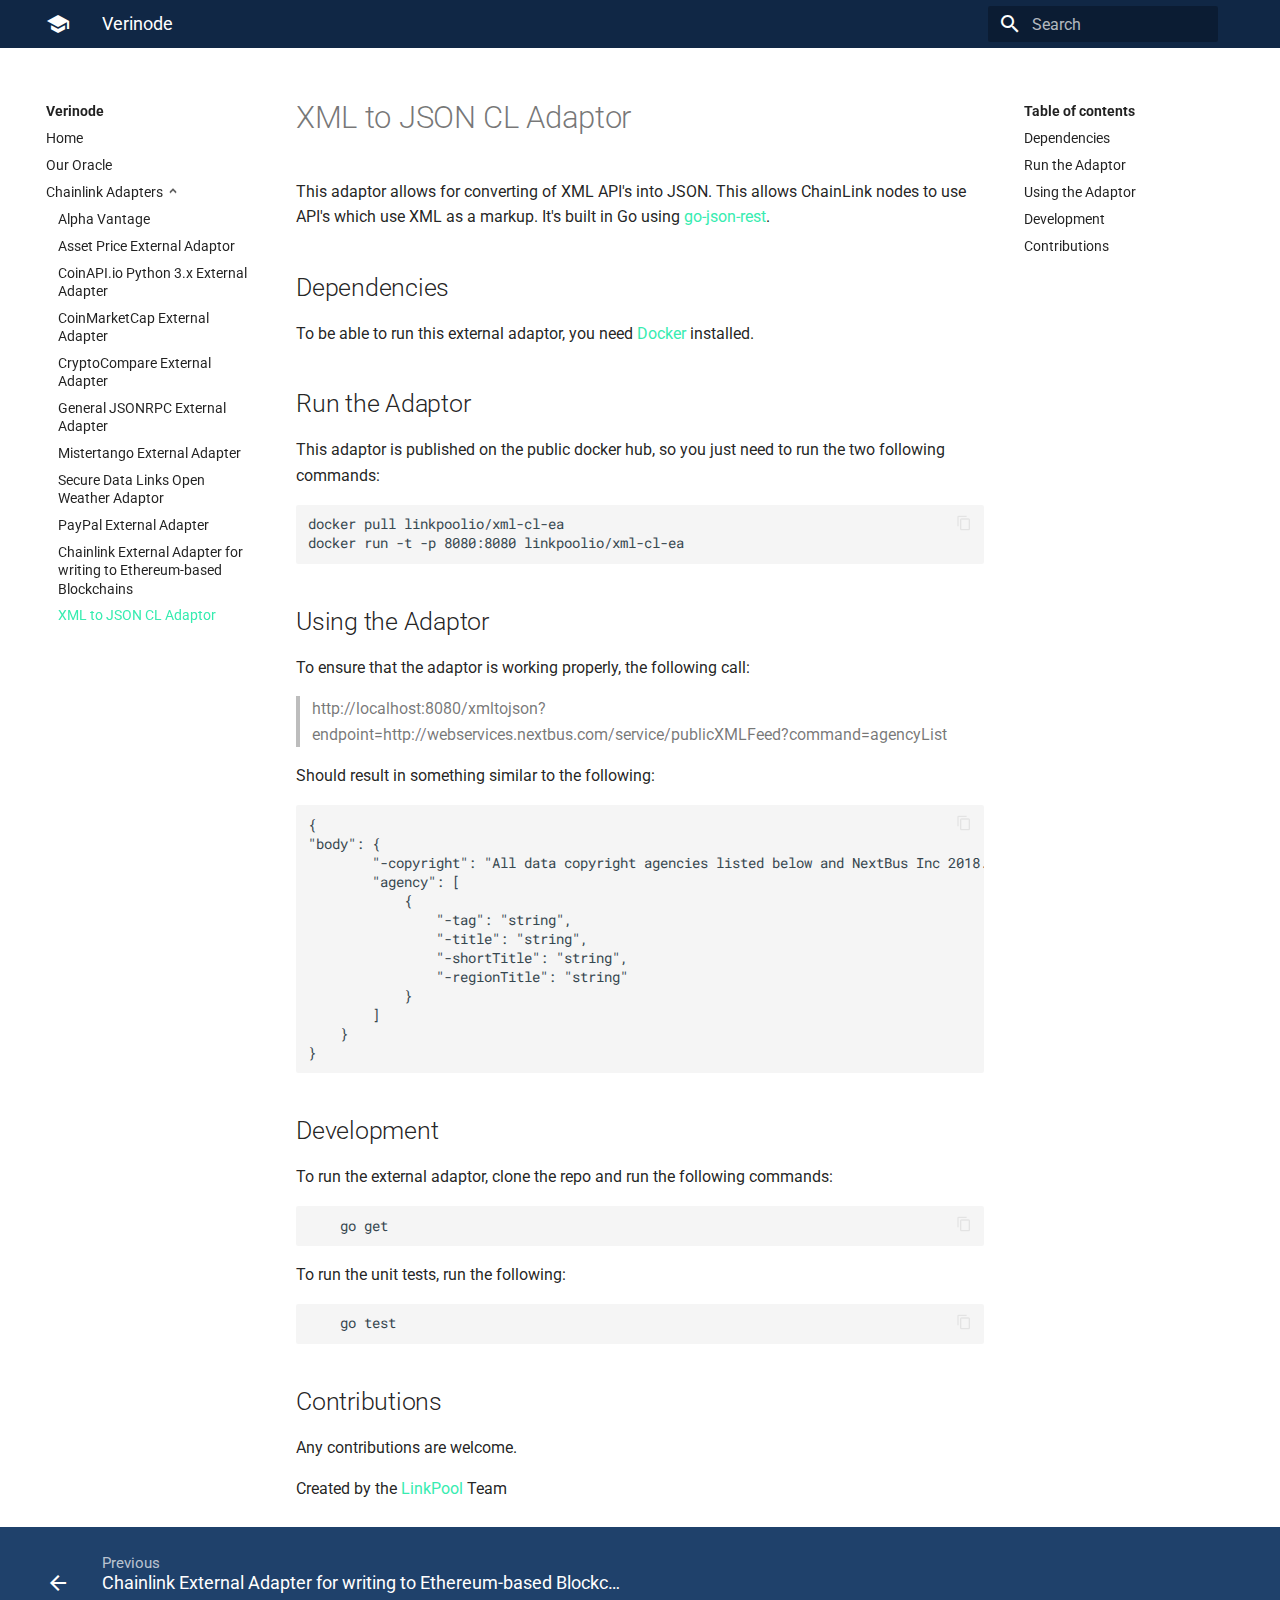
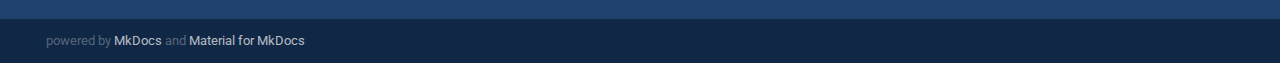
<file: site/chainlink-adapters/XML-to-JSON-cl-adaptor/index.html>
<!doctype html>
<html lang="en" class="no-js">
  <head>
    
      <meta charset="utf-8">
      <meta name="viewport" content="width=device-width,initial-scale=1">
      <meta http-equiv="x-ua-compatible" content="ie=edge">
      
      
      
      
        <meta name="lang:clipboard.copy" content="Copy to clipboard">
      
        <meta name="lang:clipboard.copied" content="Copied to clipboard">
      
        <meta name="lang:search.language" content="en">
      
        <meta name="lang:search.pipeline.stopwords" content="True">
      
        <meta name="lang:search.pipeline.trimmer" content="True">
      
        <meta name="lang:search.result.none" content="No matching documents">
      
        <meta name="lang:search.result.one" content="1 matching document">
      
        <meta name="lang:search.result.other" content="# matching documents">
      
        <meta name="lang:search.tokenizer" content="[\s\-]+">
      
      <link rel="shortcut icon" href="../../assets/images/favicon.png">
      <meta name="generator" content="mkdocs-1.0.4, mkdocs-material-4.6.3">
    
    
      
        <title>XML to JSON CL Adaptor - Verinode</title>
      
    
    
      <link rel="stylesheet" href="../../assets/stylesheets/application.adb8469c.css">
      
      
    
    
      <script src="../../assets/javascripts/modernizr.86422ebf.js"></script>
    
    
      
        <link href="https://fonts.gstatic.com" rel="preconnect" crossorigin>
        <link rel="stylesheet" href="https://fonts.googleapis.com/css?family=Roboto:300,400,400i,700%7CRoboto+Mono&display=fallback">
        <style>body,input{font-family:"Roboto","Helvetica Neue",Helvetica,Arial,sans-serif}code,kbd,pre{font-family:"Roboto Mono","Courier New",Courier,monospace}</style>
      
    
    <link rel="stylesheet" href="../../assets/fonts/material-icons.css">
    
    
      <link rel="stylesheet" href="../../css/extra.css">
    
    
      
    
    
  </head>
  
    <body dir="ltr">
  
    <svg class="md-svg">
      <defs>
        
        
      </defs>
    </svg>
    <input class="md-toggle" data-md-toggle="drawer" type="checkbox" id="__drawer" autocomplete="off">
    <input class="md-toggle" data-md-toggle="search" type="checkbox" id="__search" autocomplete="off">
    <label class="md-overlay" data-md-component="overlay" for="__drawer"></label>
    
      <a href="#xml-to-json-cl-adaptor" tabindex="0" class="md-skip">
        Skip to content
      </a>
    
    
      <header class="md-header" data-md-component="header">
  <nav class="md-header-nav md-grid">
    <div class="md-flex">
      <div class="md-flex__cell md-flex__cell--shrink">
        <a href="../.." title="Verinode" aria-label="Verinode" class="md-header-nav__button md-logo">
          
            <i class="md-icon"></i>
          
        </a>
      </div>
      <div class="md-flex__cell md-flex__cell--shrink">
        <label class="md-icon md-icon--menu md-header-nav__button" for="__drawer"></label>
      </div>
      <div class="md-flex__cell md-flex__cell--stretch">
        <div class="md-flex__ellipsis md-header-nav__title" data-md-component="title">
          
            <span class="md-header-nav__topic">
              Verinode
            </span>
            <span class="md-header-nav__topic">
              
                XML to JSON CL Adaptor
              
            </span>
          
        </div>
      </div>
      <div class="md-flex__cell md-flex__cell--shrink">
        
          <label class="md-icon md-icon--search md-header-nav__button" for="__search"></label>
          
<div class="md-search" data-md-component="search" role="dialog">
  <label class="md-search__overlay" for="__search"></label>
  <div class="md-search__inner" role="search">
    <form class="md-search__form" name="search">
      <input type="text" class="md-search__input" aria-label="search" name="query" placeholder="Search" autocapitalize="off" autocorrect="off" autocomplete="off" spellcheck="false" data-md-component="query" data-md-state="active">
      <label class="md-icon md-search__icon" for="__search"></label>
      <button type="reset" class="md-icon md-search__icon" data-md-component="reset" tabindex="-1">
        &#xE5CD;
      </button>
    </form>
    <div class="md-search__output">
      <div class="md-search__scrollwrap" data-md-scrollfix>
        <div class="md-search-result" data-md-component="result">
          <div class="md-search-result__meta">
            Type to start searching
          </div>
          <ol class="md-search-result__list"></ol>
        </div>
      </div>
    </div>
  </div>
</div>
        
      </div>
      
    </div>
  </nav>
</header>
    
    <div class="md-container">
      
        
      
      
      <main class="md-main" role="main">
        <div class="md-main__inner md-grid" data-md-component="container">
          
            
              <div class="md-sidebar md-sidebar--primary" data-md-component="navigation">
                <div class="md-sidebar__scrollwrap">
                  <div class="md-sidebar__inner">
                    <nav class="md-nav md-nav--primary" data-md-level="0">
  <label class="md-nav__title md-nav__title--site" for="__drawer">
    <a href="../.." title="Verinode" class="md-nav__button md-logo">
      
        <i class="md-icon"></i>
      
    </a>
    Verinode
  </label>
  
  <ul class="md-nav__list" data-md-scrollfix>
    
      
      
      


  <li class="md-nav__item">
    <a href="../.." title="Home" class="md-nav__link">
      Home
    </a>
  </li>

    
      
      
      


  <li class="md-nav__item">
    <a href="../../about/" title="Our Oracle" class="md-nav__link">
      Our Oracle
    </a>
  </li>

    
      
      
      

  


  <li class="md-nav__item md-nav__item--active md-nav__item--nested">
    
      <input class="md-toggle md-nav__toggle" data-md-toggle="nav-3" type="checkbox" id="nav-3" checked>
    
    <label class="md-nav__link" for="nav-3">
      Chainlink Adapters
    </label>
    <nav class="md-nav" data-md-component="collapsible" data-md-level="1">
      <label class="md-nav__title" for="nav-3">
        Chainlink Adapters
      </label>
      <ul class="md-nav__list" data-md-scrollfix>
        
        
          
          
          


  <li class="md-nav__item">
    <a href="../alpha-vantage/" title="Alpha Vantage" class="md-nav__link">
      Alpha Vantage
    </a>
  </li>

        
          
          
          


  <li class="md-nav__item">
    <a href="../asset-price-external-adaptor/" title="Asset Price External Adaptor" class="md-nav__link">
      Asset Price External Adaptor
    </a>
  </li>

        
          
          
          


  <li class="md-nav__item">
    <a href="../coinAPI.io-python-3.x-external-adapter/" title="CoinAPI.io Python 3.x External Adapter" class="md-nav__link">
      CoinAPI.io Python 3.x External Adapter
    </a>
  </li>

        
          
          
          


  <li class="md-nav__item">
    <a href="../coinmarketcap-external-adapter/" title="CoinMarketCap External Adapter" class="md-nav__link">
      CoinMarketCap External Adapter
    </a>
  </li>

        
          
          
          


  <li class="md-nav__item">
    <a href="../cryptocompare-external-adapter/" title="CryptoCompare External Adapter" class="md-nav__link">
      CryptoCompare External Adapter
    </a>
  </li>

        
          
          
          


  <li class="md-nav__item">
    <a href="../cryptocompare-external-adapter/" title="General JSONRPC External Adapter" class="md-nav__link">
      General JSONRPC External Adapter
    </a>
  </li>

        
          
          
          


  <li class="md-nav__item">
    <a href="../mistertango-external-adapter/" title="Mistertango External Adapter" class="md-nav__link">
      Mistertango External Adapter
    </a>
  </li>

        
          
          
          


  <li class="md-nav__item">
    <a href="../secure-data-links-open-weather-adaptor/" title="Secure Data Links Open Weather Adaptor" class="md-nav__link">
      Secure Data Links Open Weather Adaptor
    </a>
  </li>

        
          
          
          


  <li class="md-nav__item">
    <a href="../paypal-external-adapter/" title="PayPal External Adapter" class="md-nav__link">
      PayPal External Adapter
    </a>
  </li>

        
          
          
          


  <li class="md-nav__item">
    <a href="../chainlink-external-adapter-for-writing-to-ethereum-based-blockchains/" title="Chainlink External Adapter for writing to Ethereum-based Blockchains" class="md-nav__link">
      Chainlink External Adapter for writing to Ethereum-based Blockchains
    </a>
  </li>

        
          
          
          

  


  <li class="md-nav__item md-nav__item--active">
    
    <input class="md-toggle md-nav__toggle" data-md-toggle="toc" type="checkbox" id="__toc">
    
      
    
    
      <label class="md-nav__link md-nav__link--active" for="__toc">
        XML to JSON CL Adaptor
      </label>
    
    <a href="./" title="XML to JSON CL Adaptor" class="md-nav__link md-nav__link--active">
      XML to JSON CL Adaptor
    </a>
    
      
<nav class="md-nav md-nav--secondary">
  
  
    
  
  
    <label class="md-nav__title" for="__toc">Table of contents</label>
    <ul class="md-nav__list" data-md-scrollfix>
      
        <li class="md-nav__item">
  <a href="#dependencies" class="md-nav__link">
    Dependencies
  </a>
  
</li>
      
        <li class="md-nav__item">
  <a href="#run-the-adaptor" class="md-nav__link">
    Run the Adaptor
  </a>
  
</li>
      
        <li class="md-nav__item">
  <a href="#using-the-adaptor" class="md-nav__link">
    Using the Adaptor
  </a>
  
</li>
      
        <li class="md-nav__item">
  <a href="#development" class="md-nav__link">
    Development
  </a>
  
</li>
      
        <li class="md-nav__item">
  <a href="#contributions" class="md-nav__link">
    Contributions
  </a>
  
</li>
      
      
      
      
      
    </ul>
  
</nav>
    
  </li>

        
      </ul>
    </nav>
  </li>

    
  </ul>
</nav>
                  </div>
                </div>
              </div>
            
            
              <div class="md-sidebar md-sidebar--secondary" data-md-component="toc">
                <div class="md-sidebar__scrollwrap">
                  <div class="md-sidebar__inner">
                    
<nav class="md-nav md-nav--secondary">
  
  
    
  
  
    <label class="md-nav__title" for="__toc">Table of contents</label>
    <ul class="md-nav__list" data-md-scrollfix>
      
        <li class="md-nav__item">
  <a href="#dependencies" class="md-nav__link">
    Dependencies
  </a>
  
</li>
      
        <li class="md-nav__item">
  <a href="#run-the-adaptor" class="md-nav__link">
    Run the Adaptor
  </a>
  
</li>
      
        <li class="md-nav__item">
  <a href="#using-the-adaptor" class="md-nav__link">
    Using the Adaptor
  </a>
  
</li>
      
        <li class="md-nav__item">
  <a href="#development" class="md-nav__link">
    Development
  </a>
  
</li>
      
        <li class="md-nav__item">
  <a href="#contributions" class="md-nav__link">
    Contributions
  </a>
  
</li>
      
      
      
      
      
    </ul>
  
</nav>
                  </div>
                </div>
              </div>
            
          
          <div class="md-content">
            <article class="md-content__inner md-typeset">
              
                
                
                <h1 id="xml-to-json-cl-adaptor">XML to JSON CL Adaptor</h1>
<p>This adaptor allows for converting of XML API's into JSON. This allows ChainLink nodes to use API's which use XML as a markup. It's built in Go using <a href="https://github.com/ant0ine/go-json-rest">go-json-rest</a>.</p>
<h2 id="dependencies">Dependencies</h2>
<p>To be able to run this external adaptor, you need <a href="docker.com">Docker</a> installed.</p>
<h2 id="run-the-adaptor">Run the Adaptor</h2>
<p>This adaptor is published on the public docker hub, so you just need to run the two following commands:</p>
<pre><code class="bash">docker pull linkpoolio/xml-cl-ea
docker run -t -p 8080:8080 linkpoolio/xml-cl-ea
</code></pre>

<h2 id="using-the-adaptor">Using the Adaptor</h2>
<p>To ensure that the adaptor is working properly, the following call:</p>
<blockquote>
<p>http://localhost:8080/xmltojson?endpoint=http://webservices.nextbus.com/service/publicXMLFeed?command=agencyList</p>
</blockquote>
<p>Should result in something similar to the following:</p>
<pre><code class="json">{
&quot;body&quot;: {
        &quot;-copyright&quot;: &quot;All data copyright agencies listed below and NextBus Inc 2018.&quot;,
        &quot;agency&quot;: [
            {
                &quot;-tag&quot;: &quot;string&quot;,
                &quot;-title&quot;: &quot;string&quot;,
                &quot;-shortTitle&quot;: &quot;string&quot;,
                &quot;-regionTitle&quot;: &quot;string&quot;
            }
        ]
    }
}
</code></pre>

<h2 id="development">Development</h2>
<p>To run the external adaptor, clone the repo and run the following commands:</p>
<pre><code class="bash">    go get
</code></pre>

<p>To run the unit tests, run the following:</p>
<pre><code class="bash">    go test
</code></pre>

<h2 id="contributions">Contributions</h2>
<p>Any contributions are welcome.</p>
<p>Created by the <a href="http://linkpool.io">LinkPool</a> Team</p>
                
                  
                
                
              
              
                


              
            </article>
          </div>
        </div>
      </main>
      
        
<footer class="md-footer">
  
    <div class="md-footer-nav">
      <nav class="md-footer-nav__inner md-grid">
        
          <a href="../chainlink-external-adapter-for-writing-to-ethereum-based-blockchains/" title="Chainlink External Adapter for writing to Ethereum-based Blockchains" class="md-flex md-footer-nav__link md-footer-nav__link--prev" rel="prev">
            <div class="md-flex__cell md-flex__cell--shrink">
              <i class="md-icon md-icon--arrow-back md-footer-nav__button"></i>
            </div>
            <div class="md-flex__cell md-flex__cell--stretch md-footer-nav__title">
              <span class="md-flex__ellipsis">
                <span class="md-footer-nav__direction">
                  Previous
                </span>
                Chainlink External Adapter for writing to Ethereum-based Blockchains
              </span>
            </div>
          </a>
        
        
      </nav>
    </div>
  
  <div class="md-footer-meta md-typeset">
    <div class="md-footer-meta__inner md-grid">
      <div class="md-footer-copyright">
        
        powered by
        <a href="https://www.mkdocs.org" target="_blank" rel="noopener">MkDocs</a>
        and
        <a href="https://squidfunk.github.io/mkdocs-material/" target="_blank" rel="noopener">
          Material for MkDocs</a>
      </div>
      
    </div>
  </div>
</footer>
      
    </div>
    
      <script src="../../assets/javascripts/application.c33a9706.js"></script>
      
      <script>app.initialize({version:"1.0.4",url:{base:"../.."}})</script>
      
    
  </body>
</html>
</file>
<file: site/assets/stylesheets/application.adb8469c.css>
html{box-sizing:border-box}*,:after,:before{box-sizing:inherit}html{-webkit-text-size-adjust:none;-moz-text-size-adjust:none;-ms-text-size-adjust:none;text-size-adjust:none}body{margin:0}hr{overflow:visible;box-sizing:content-box}a{-webkit-text-decoration-skip:objects}a,button,input,label{-webkit-tap-highlight-color:transparent}a{color:inherit;text-decoration:none}small,sub,sup{font-size:80%}sub,sup{position:relative;line-height:0;vertical-align:baseline}sub{bottom:-.25em}sup{top:-.5em}img{border-style:none}table{border-collapse:separate;border-spacing:0}td,th{font-weight:400;vertical-align:top}button{margin:0;padding:0;border:0;outline-style:none;background:transparent;font-size:inherit}input{border:0;outline:0}.md-clipboard:before,.md-icon,.md-nav__button,.md-nav__link:after,.md-nav__title:before,.md-search-result__article--document:before,.md-source-file:before,.md-typeset .admonition>.admonition-title:before,.md-typeset .admonition>summary:before,.md-typeset .critic.comment:before,.md-typeset .footnote-backref,.md-typeset .task-list-control .task-list-indicator:before,.md-typeset details>.admonition-title:before,.md-typeset details>summary:before,.md-typeset summary:after{font-family:Material Icons;font-style:normal;font-variant:normal;font-weight:400;line-height:1;text-transform:none;white-space:nowrap;word-wrap:normal;direction:ltr}.md-content__icon,.md-footer-nav__button,.md-header-nav__button,.md-nav__button,.md-nav__title:before,.md-search-result__article--document:before{display:inline-block;margin:.2rem;padding:.4rem;font-size:1.2rem;cursor:pointer}.md-icon--arrow-back:before{content:""}.md-icon--arrow-forward:before{content:""}.md-icon--menu:before{content:""}.md-icon--search:before{content:""}[dir=rtl] .md-icon--arrow-back:before{content:""}[dir=rtl] .md-icon--arrow-forward:before{content:""}body{-webkit-font-smoothing:antialiased;-moz-osx-font-smoothing:grayscale}body,input{color:rgba(0,0,0,.87);font-feature-settings:"kern","liga";font-family:Helvetica Neue,Helvetica,Arial,sans-serif}code,kbd,pre{color:rgba(0,0,0,.87);font-feature-settings:"kern";font-family:Courier New,Courier,monospace}.md-typeset{font-size:.8rem;line-height:1.6;-webkit-print-color-adjust:exact}.md-typeset blockquote,.md-typeset ol,.md-typeset p,.md-typeset ul{margin:1em 0}.md-typeset h1{margin:0 0 2rem;color:rgba(0,0,0,.54);font-size:1.5625rem;line-height:1.3}.md-typeset h1,.md-typeset h2{font-weight:300;letter-spacing:-.01em}.md-typeset h2{margin:2rem 0 .8rem;font-size:1.25rem;line-height:1.4}.md-typeset h3{margin:1.6rem 0 .8rem;font-size:1rem;font-weight:400;letter-spacing:-.01em;line-height:1.5}.md-typeset h2+h3{margin-top:.8rem}.md-typeset h4{font-size:.8rem}.md-typeset h4,.md-typeset h5,.md-typeset h6{margin:.8rem 0;font-weight:700;letter-spacing:-.01em}.md-typeset h5,.md-typeset h6{color:rgba(0,0,0,.54);font-size:.64rem}.md-typeset h5{text-transform:uppercase}.md-typeset hr{margin:1.5em 0;border-bottom:.05rem dotted rgba(0,0,0,.26)}.md-typeset a{color:#3f51b5;word-break:break-word}.md-typeset a,.md-typeset a:before{-webkit-transition:color .125s;transition:color .125s}.md-typeset a:active,.md-typeset a:hover{color:#536dfe}.md-typeset code,.md-typeset pre{background-color:hsla(0,0%,92.5%,.5);color:#37474f;font-size:85%;direction:ltr}.md-typeset code{margin:0 .29412em;padding:.07353em 0;border-radius:.1rem;box-shadow:.29412em 0 0 hsla(0,0%,92.5%,.5),-.29412em 0 0 hsla(0,0%,92.5%,.5);word-break:break-word;-webkit-box-decoration-break:clone;box-decoration-break:clone}.md-typeset h1 code,.md-typeset h2 code,.md-typeset h3 code,.md-typeset h4 code,.md-typeset h5 code,.md-typeset h6 code{margin:0;background-color:transparent;box-shadow:none}.md-typeset a>code{margin:inherit;padding:inherit;border-radius:initial;background-color:inherit;color:inherit;box-shadow:none}.md-typeset pre{position:relative;margin:1em 0;border-radius:.1rem;line-height:1.4;-webkit-overflow-scrolling:touch}.md-typeset pre>code{display:block;margin:0;padding:.525rem .6rem;background-color:transparent;font-size:inherit;box-shadow:none;-webkit-box-decoration-break:slice;box-decoration-break:slice;overflow:auto}.md-typeset pre>code::-webkit-scrollbar{width:.2rem;height:.2rem}.md-typeset pre>code::-webkit-scrollbar-thumb{background-color:rgba(0,0,0,.26)}.md-typeset pre>code::-webkit-scrollbar-thumb:hover{background-color:#536dfe}.md-typeset kbd{padding:0 .29412em;border-radius:.15rem;border:.05rem solid #c9c9c9;border-bottom-color:#bcbcbc;background-color:#fcfcfc;color:#555;font-size:85%;box-shadow:0 .05rem 0 #b0b0b0;word-break:break-word}.md-typeset mark{margin:0 .25em;padding:.0625em 0;border-radius:.1rem;background-color:rgba(255,235,59,.5);box-shadow:.25em 0 0 rgba(255,235,59,.5),-.25em 0 0 rgba(255,235,59,.5);word-break:break-word;-webkit-box-decoration-break:clone;box-decoration-break:clone}.md-typeset abbr{border-bottom:.05rem dotted rgba(0,0,0,.54);text-decoration:none;cursor:help}.md-typeset small{opacity:.75}.md-typeset sub,.md-typeset sup{margin-left:.07812em}[dir=rtl] .md-typeset sub,[dir=rtl] .md-typeset sup{margin-right:.07812em;margin-left:0}.md-typeset blockquote{padding-left:.6rem;border-left:.2rem solid rgba(0,0,0,.26);color:rgba(0,0,0,.54)}[dir=rtl] .md-typeset blockquote{padding-right:.6rem;padding-left:0;border-right:.2rem solid rgba(0,0,0,.26);border-left:initial}.md-typeset ul{list-style-type:disc}.md-typeset ol,.md-typeset ul{margin-left:.625em;padding:0}[dir=rtl] .md-typeset ol,[dir=rtl] .md-typeset ul{margin-right:.625em;margin-left:0}.md-typeset ol ol,.md-typeset ul ol{list-style-type:lower-alpha}.md-typeset ol ol ol,.md-typeset ul ol ol{list-style-type:lower-roman}.md-typeset ol li,.md-typeset ul li{margin-bottom:.5em;margin-left:1.25em}[dir=rtl] .md-typeset ol li,[dir=rtl] .md-typeset ul li{margin-right:1.25em;margin-left:0}.md-typeset ol li blockquote,.md-typeset ol li p,.md-typeset ul li blockquote,.md-typeset ul li p{margin:.5em 0}.md-typeset ol li:last-child,.md-typeset ul li:last-child{margin-bottom:0}.md-typeset ol li ol,.md-typeset ol li ul,.md-typeset ul li ol,.md-typeset ul li ul{margin:.5em 0 .5em .625em}[dir=rtl] .md-typeset ol li ol,[dir=rtl] .md-typeset ol li ul,[dir=rtl] .md-typeset ul li ol,[dir=rtl] .md-typeset ul li ul{margin-right:.625em;margin-left:0}.md-typeset dd{margin:1em 0 1em 1.875em}[dir=rtl] .md-typeset dd{margin-right:1.875em;margin-left:0}.md-typeset iframe,.md-typeset img,.md-typeset svg{max-width:100%}.md-typeset table:not([class]){box-shadow:0 2px 2px 0 rgba(0,0,0,.14),0 1px 5px 0 rgba(0,0,0,.12),0 3px 1px -2px rgba(0,0,0,.2);display:inline-block;max-width:100%;border-radius:.1rem;font-size:.64rem;overflow:auto;-webkit-overflow-scrolling:touch}.md-typeset table:not([class])+*{margin-top:1.5em}.md-typeset table:not([class]) td:not([align]),.md-typeset table:not([class]) th:not([align]){text-align:left}[dir=rtl] .md-typeset table:not([class]) td:not([align]),[dir=rtl] .md-typeset table:not([class]) th:not([align]){text-align:right}.md-typeset table:not([class]) th{min-width:5rem;padding:.6rem .8rem;background-color:rgba(0,0,0,.54);color:#fff;vertical-align:top}.md-typeset table:not([class]) td{padding:.6rem .8rem;border-top:.05rem solid rgba(0,0,0,.07);vertical-align:top}.md-typeset table:not([class]) tr{-webkit-transition:background-color .125s;transition:background-color .125s}.md-typeset table:not([class]) tr:hover{background-color:rgba(0,0,0,.035);box-shadow:inset 0 .05rem 0 #fff}.md-typeset table:not([class]) tr:first-child td{border-top:0}.md-typeset table:not([class]) a{word-break:normal}.md-typeset__scrollwrap{margin:1em -.8rem;overflow-x:auto;-webkit-overflow-scrolling:touch}.md-typeset .md-typeset__table{display:inline-block;margin-bottom:.5em;padding:0 .8rem}.md-typeset .md-typeset__table table{display:table;width:100%;margin:0;overflow:hidden}html{font-size:125%;overflow-x:hidden}body,html{height:100%}body{position:relative;font-size:.5rem}hr{display:block;height:.05rem;padding:0;border:0}.md-svg{display:none}.md-grid{max-width:61rem;margin-right:auto;margin-left:auto}.md-container,.md-main{overflow:auto}.md-container{display:table;width:100%;height:100%;padding-top:2.4rem;table-layout:fixed}.md-main{display:table-row;height:100%}.md-main__inner{height:100%;padding-top:1.5rem;padding-bottom:.05rem}.md-toggle{display:none}.md-overlay{position:fixed;top:0;width:0;height:0;-webkit-transition:width 0s .25s,height 0s .25s,opacity .25s;transition:width 0s .25s,height 0s .25s,opacity .25s;background-color:rgba(0,0,0,.54);opacity:0;z-index:3}.md-flex{display:table}.md-flex__cell{display:table-cell;position:relative;vertical-align:top}.md-flex__cell--shrink{width:0}.md-flex__cell--stretch{display:table;width:100%;table-layout:fixed}.md-flex__ellipsis{display:table-cell;text-overflow:ellipsis;white-space:nowrap;overflow:hidden}.md-skip{position:fixed;width:.05rem;height:.05rem;margin:.5rem;padding:.3rem .5rem;-webkit-transform:translateY(.4rem);transform:translateY(.4rem);border-radius:.1rem;background-color:rgba(0,0,0,.87);color:#fff;font-size:.64rem;opacity:0;overflow:hidden}.md-skip:focus{width:auto;height:auto;clip:auto;-webkit-transform:translateX(0);transform:translateX(0);-webkit-transition:opacity .175s 75ms,-webkit-transform .25s cubic-bezier(.4,0,.2,1);transition:opacity .175s 75ms,-webkit-transform .25s cubic-bezier(.4,0,.2,1);transition:transform .25s cubic-bezier(.4,0,.2,1),opacity .175s 75ms;transition:transform .25s cubic-bezier(.4,0,.2,1),opacity .175s 75ms,-webkit-transform .25s cubic-bezier(.4,0,.2,1);opacity:1;z-index:10}@page{margin:25mm}.md-clipboard{position:absolute;top:.3rem;right:.3rem;width:1.4rem;height:1.4rem;border-radius:.1rem;font-size:.8rem;cursor:pointer;z-index:1;-webkit-backface-visibility:hidden;backface-visibility:hidden}.md-clipboard:before{-webkit-transition:color .25s,opacity .25s;transition:color .25s,opacity .25s;color:rgba(0,0,0,.07);content:"\E14D"}.codehilite:hover .md-clipboard:before,.md-typeset .highlight:hover .md-clipboard:before,pre:hover .md-clipboard:before{color:rgba(0,0,0,.54)}.md-clipboard:focus:before,.md-clipboard:hover:before{color:#536dfe}.md-clipboard__message{display:block;position:absolute;top:0;right:1.7rem;padding:.3rem .5rem;-webkit-transform:translateX(.4rem);transform:translateX(.4rem);-webkit-transition:opacity .175s,-webkit-transform .25s cubic-bezier(.9,.1,.9,0);transition:opacity .175s,-webkit-transform .25s cubic-bezier(.9,.1,.9,0);transition:transform .25s cubic-bezier(.9,.1,.9,0),opacity .175s;transition:transform .25s cubic-bezier(.9,.1,.9,0),opacity .175s,-webkit-transform .25s cubic-bezier(.9,.1,.9,0);border-radius:.1rem;background-color:rgba(0,0,0,.54);color:#fff;font-size:.64rem;white-space:nowrap;opacity:0;pointer-events:none}.md-clipboard__message--active{-webkit-transform:translateX(0);transform:translateX(0);-webkit-transition:opacity .175s 75ms,-webkit-transform .25s cubic-bezier(.4,0,.2,1);transition:opacity .175s 75ms,-webkit-transform .25s cubic-bezier(.4,0,.2,1);transition:transform .25s cubic-bezier(.4,0,.2,1),opacity .175s 75ms;transition:transform .25s cubic-bezier(.4,0,.2,1),opacity .175s 75ms,-webkit-transform .25s cubic-bezier(.4,0,.2,1);opacity:1;pointer-events:auto}.md-clipboard__message:before{content:attr(aria-label)}.md-clipboard__message:after{display:block;position:absolute;top:50%;right:-.2rem;width:0;margin-top:-.2rem;border-color:transparent rgba(0,0,0,.54);border-style:solid;border-width:.2rem 0 .2rem .2rem;content:""}.md-content__inner{margin:0 .8rem 1.2rem;padding-top:.6rem}.md-content__inner:before{display:block;height:.4rem;content:""}.md-content__inner>:last-child{margin-bottom:0}.md-content__icon{position:relative;margin:.4rem 0;padding:0;float:right}.md-typeset .md-content__icon{color:rgba(0,0,0,.26)}.md-header{position:fixed;top:0;right:0;left:0;height:2.4rem;-webkit-transition:background-color .25s,color .25s;transition:background-color .25s,color .25s;background-color:#3f51b5;color:#fff;box-shadow:none;z-index:2;-webkit-backface-visibility:hidden;backface-visibility:hidden}.no-js .md-header{-webkit-transition:none;transition:none;box-shadow:none}.md-header[data-md-state=shadow]{-webkit-transition:background-color .25s,color .25s,box-shadow .25s;transition:background-color .25s,color .25s,box-shadow .25s;box-shadow:0 0 .2rem rgba(0,0,0,.1),0 .2rem .4rem rgba(0,0,0,.2)}.md-header-nav{padding:0 .2rem}.md-header-nav__button{position:relative;-webkit-transition:opacity .25s;transition:opacity .25s;z-index:1}.md-header-nav__button:hover{opacity:.7}.md-header-nav__button.md-logo *{display:block}.no-js .md-header-nav__button.md-icon--search{display:none}.md-header-nav__topic{display:block;position:absolute;-webkit-transition:opacity .15s,-webkit-transform .4s cubic-bezier(.1,.7,.1,1);transition:opacity .15s,-webkit-transform .4s cubic-bezier(.1,.7,.1,1);transition:transform .4s cubic-bezier(.1,.7,.1,1),opacity .15s;transition:transform .4s cubic-bezier(.1,.7,.1,1),opacity .15s,-webkit-transform .4s cubic-bezier(.1,.7,.1,1);text-overflow:ellipsis;white-space:nowrap;overflow:hidden}.md-header-nav__topic+.md-header-nav__topic{-webkit-transform:translateX(1.25rem);transform:translateX(1.25rem);-webkit-transition:opacity .15s,-webkit-transform .4s cubic-bezier(1,.7,.1,.1);transition:opacity .15s,-webkit-transform .4s cubic-bezier(1,.7,.1,.1);transition:transform .4s cubic-bezier(1,.7,.1,.1),opacity .15s;transition:transform .4s cubic-bezier(1,.7,.1,.1),opacity .15s,-webkit-transform .4s cubic-bezier(1,.7,.1,.1);opacity:0;z-index:-1;pointer-events:none}[dir=rtl] .md-header-nav__topic+.md-header-nav__topic{-webkit-transform:translateX(-1.25rem);transform:translateX(-1.25rem)}.no-js .md-header-nav__topic{position:static}.no-js .md-header-nav__topic+.md-header-nav__topic{display:none}.md-header-nav__title{padding:0 1rem;font-size:.9rem;line-height:2.4rem}.md-header-nav__title[data-md-state=active] .md-header-nav__topic{-webkit-transform:translateX(-1.25rem);transform:translateX(-1.25rem);-webkit-transition:opacity .15s,-webkit-transform .4s cubic-bezier(1,.7,.1,.1);transition:opacity .15s,-webkit-transform .4s cubic-bezier(1,.7,.1,.1);transition:transform .4s cubic-bezier(1,.7,.1,.1),opacity .15s;transition:transform .4s cubic-bezier(1,.7,.1,.1),opacity .15s,-webkit-transform .4s cubic-bezier(1,.7,.1,.1);opacity:0;z-index:-1;pointer-events:none}[dir=rtl] .md-header-nav__title[data-md-state=active] .md-header-nav__topic{-webkit-transform:translateX(1.25rem);transform:translateX(1.25rem)}.md-header-nav__title[data-md-state=active] .md-header-nav__topic+.md-header-nav__topic{-webkit-transform:translateX(0);transform:translateX(0);-webkit-transition:opacity .15s,-webkit-transform .4s cubic-bezier(.1,.7,.1,1);transition:opacity .15s,-webkit-transform .4s cubic-bezier(.1,.7,.1,1);transition:transform .4s cubic-bezier(.1,.7,.1,1),opacity .15s;transition:transform .4s cubic-bezier(.1,.7,.1,1),opacity .15s,-webkit-transform .4s cubic-bezier(.1,.7,.1,1);opacity:1;z-index:0;pointer-events:auto}.md-header-nav__source{display:none}.md-hero{-webkit-transition:background .25s;transition:background .25s;background-color:#3f51b5;color:#fff;font-size:1rem;overflow:hidden}.md-hero__inner{margin-top:1rem;padding:.8rem .8rem .4rem;-webkit-transition:opacity .25s,-webkit-transform .4s cubic-bezier(.1,.7,.1,1);transition:opacity .25s,-webkit-transform .4s cubic-bezier(.1,.7,.1,1);transition:transform .4s cubic-bezier(.1,.7,.1,1),opacity .25s;transition:transform .4s cubic-bezier(.1,.7,.1,1),opacity .25s,-webkit-transform .4s cubic-bezier(.1,.7,.1,1);-webkit-transition-delay:.1s;transition-delay:.1s}[data-md-state=hidden] .md-hero__inner{pointer-events:none;-webkit-transform:translateY(.625rem);transform:translateY(.625rem);-webkit-transition:opacity .1s 0s,-webkit-transform 0s .4s;transition:opacity .1s 0s,-webkit-transform 0s .4s;transition:transform 0s .4s,opacity .1s 0s;transition:transform 0s .4s,opacity .1s 0s,-webkit-transform 0s .4s;opacity:0}.md-hero--expand .md-hero__inner{margin-bottom:1.2rem}.md-footer-nav{background-color:rgba(0,0,0,.87);color:#fff}.md-footer-nav__inner{padding:.2rem;overflow:auto}.md-footer-nav__link{padding-top:1.4rem;padding-bottom:.4rem;-webkit-transition:opacity .25s;transition:opacity .25s}.md-footer-nav__link:hover{opacity:.7}.md-footer-nav__link--prev{width:25%;float:left}[dir=rtl] .md-footer-nav__link--prev{float:right}.md-footer-nav__link--next{width:75%;float:right;text-align:right}[dir=rtl] .md-footer-nav__link--next{float:left;text-align:left}.md-footer-nav__button{-webkit-transition:background .25s;transition:background .25s}.md-footer-nav__title{position:relative;padding:0 1rem;font-size:.9rem;line-height:2.4rem}.md-footer-nav__direction{position:absolute;right:0;left:0;margin-top:-1rem;padding:0 1rem;color:hsla(0,0%,100%,.7);font-size:.75rem}.md-footer-meta{background-color:rgba(0,0,0,.895)}.md-footer-meta__inner{padding:.2rem;overflow:auto}html .md-footer-meta.md-typeset a{color:hsla(0,0%,100%,.7)}html .md-footer-meta.md-typeset a:focus,html .md-footer-meta.md-typeset a:hover{color:#fff}.md-footer-copyright{margin:0 .6rem;padding:.4rem 0;color:hsla(0,0%,100%,.3);font-size:.64rem}.md-footer-copyright__highlight{color:hsla(0,0%,100%,.7)}.md-footer-social{margin:0 .4rem;padding:.2rem 0 .6rem}.md-footer-social__link{display:inline-block;width:1.6rem;height:1.6rem;font-size:.8rem;text-align:center}.md-footer-social__link:before{line-height:1.9}.md-nav{font-size:.7rem;line-height:1.3}.md-nav__title{display:block;padding:0 .6rem;font-weight:700;text-overflow:ellipsis;overflow:hidden}.md-nav__title:before{display:none;content:"\E5C4"}[dir=rtl] .md-nav__title:before{content:"\E5C8"}.md-nav__title .md-nav__button{display:none}.md-nav__list{margin:0;padding:0;list-style:none}.md-nav__item{padding:0 .6rem}.md-nav__item:last-child{padding-bottom:.6rem}.md-nav__item .md-nav__item{padding-right:0}[dir=rtl] .md-nav__item .md-nav__item{padding-right:.6rem;padding-left:0}.md-nav__item .md-nav__item:last-child{padding-bottom:0}.md-nav__button img{width:100%;height:auto}.md-nav__link{display:block;margin-top:.625em;-webkit-transition:color .125s;transition:color .125s;text-overflow:ellipsis;cursor:pointer;overflow:hidden}.md-nav__item--nested>.md-nav__link:after{content:"\E313"}html .md-nav__link[for=__toc],html .md-nav__link[for=__toc]+.md-nav__link:after,html .md-nav__link[for=__toc]~.md-nav{display:none}.md-nav__link[data-md-state=blur]{color:rgba(0,0,0,.54)}.md-nav__link--active,.md-nav__link:active{color:#3f51b5}.md-nav__item--nested>.md-nav__link{color:inherit}.md-nav__link:focus,.md-nav__link:hover{color:#536dfe}.md-nav__source,.no-js .md-search{display:none}.md-search__overlay{opacity:0;z-index:1}.md-search__form{position:relative}.md-search__input{position:relative;padding:0 2.2rem 0 3.6rem;text-overflow:ellipsis;z-index:2}[dir=rtl] .md-search__input{padding:0 3.6rem 0 2.2rem}.md-search__input::-webkit-input-placeholder{-webkit-transition:color .25s cubic-bezier(.1,.7,.1,1);transition:color .25s cubic-bezier(.1,.7,.1,1)}.md-search__input::-moz-placeholder{-moz-transition:color .25s cubic-bezier(.1,.7,.1,1);transition:color .25s cubic-bezier(.1,.7,.1,1)}.md-search__input:-ms-input-placeholder{-ms-transition:color .25s cubic-bezier(.1,.7,.1,1);transition:color .25s cubic-bezier(.1,.7,.1,1)}.md-search__input::-ms-input-placeholder{-ms-transition:color .25s cubic-bezier(.1,.7,.1,1);transition:color .25s cubic-bezier(.1,.7,.1,1)}.md-search__input::placeholder{-webkit-transition:color .25s cubic-bezier(.1,.7,.1,1);transition:color .25s cubic-bezier(.1,.7,.1,1)}.md-search__input::-webkit-input-placeholder{color:rgba(0,0,0,.54)}.md-search__input::-moz-placeholder{color:rgba(0,0,0,.54)}.md-search__input:-ms-input-placeholder{color:rgba(0,0,0,.54)}.md-search__input::-ms-input-placeholder{color:rgba(0,0,0,.54)}.md-search__input::placeholder,.md-search__input~.md-search__icon{color:rgba(0,0,0,.54)}.md-search__input::-ms-clear{display:none}.md-search__icon{position:absolute;-webkit-transition:color .25s cubic-bezier(.1,.7,.1,1),opacity .25s;transition:color .25s cubic-bezier(.1,.7,.1,1),opacity .25s;font-size:1.2rem;cursor:pointer;z-index:2}.md-search__icon:hover{opacity:.7}.md-search__icon[for=__search]{top:.3rem;left:.5rem}[dir=rtl] .md-search__icon[for=__search]{right:.5rem;left:auto}.md-search__icon[for=__search]:before{content:"\E8B6"}.md-search__icon[type=reset]{top:.3rem;right:.5rem;-webkit-transform:scale(.125);transform:scale(.125);-webkit-transition:opacity .15s,-webkit-transform .15s cubic-bezier(.1,.7,.1,1);transition:opacity .15s,-webkit-transform .15s cubic-bezier(.1,.7,.1,1);transition:transform .15s cubic-bezier(.1,.7,.1,1),opacity .15s;transition:transform .15s cubic-bezier(.1,.7,.1,1),opacity .15s,-webkit-transform .15s cubic-bezier(.1,.7,.1,1);opacity:0}[dir=rtl] .md-search__icon[type=reset]{right:auto;left:.5rem}[data-md-toggle=search]:checked~.md-header .md-search__input:valid~.md-search__icon[type=reset]{-webkit-transform:scale(1);transform:scale(1);opacity:1}[data-md-toggle=search]:checked~.md-header .md-search__input:valid~.md-search__icon[type=reset]:hover{opacity:.7}.md-search__output{position:absolute;width:100%;border-radius:0 0 .1rem .1rem;overflow:hidden;z-index:1}.md-search__scrollwrap{height:100%;background-color:#fff;box-shadow:inset 0 .05rem 0 rgba(0,0,0,.07);overflow-y:auto;-webkit-overflow-scrolling:touch}.md-search-result{color:rgba(0,0,0,.87);word-break:break-word}.md-search-result__meta{padding:0 .8rem;background-color:rgba(0,0,0,.07);color:rgba(0,0,0,.54);font-size:.64rem;line-height:1.8rem}.md-search-result__list{margin:0;padding:0;border-top:.05rem solid rgba(0,0,0,.07);list-style:none}.md-search-result__item{box-shadow:0 -.05rem 0 rgba(0,0,0,.07)}.md-search-result__link{display:block;-webkit-transition:background .25s;transition:background .25s;outline:0;overflow:hidden}.md-search-result__link:hover,.md-search-result__link[data-md-state=active]{background-color:rgba(83,109,254,.1)}.md-search-result__link:hover .md-search-result__article:before,.md-search-result__link[data-md-state=active] .md-search-result__article:before{opacity:.7}.md-search-result__link:last-child .md-search-result__teaser{margin-bottom:.6rem}.md-search-result__article{position:relative;padding:0 .8rem;overflow:auto}.md-search-result__article--document:before{position:absolute;left:0;margin:.1rem;-webkit-transition:opacity .25s;transition:opacity .25s;color:rgba(0,0,0,.54);content:"\E880"}[dir=rtl] .md-search-result__article--document:before{right:0;left:auto}.md-search-result__article--document .md-search-result__title{margin:.55rem 0;font-size:.8rem;font-weight:400;line-height:1.4}.md-search-result__title{margin:.5em 0;font-size:.64rem;font-weight:700;line-height:1.4}.md-search-result__teaser{display:-webkit-box;max-height:1.65rem;margin:.5em 0;color:rgba(0,0,0,.54);font-size:.64rem;line-height:1.4;text-overflow:ellipsis;overflow:hidden;-webkit-box-orient:vertical;-webkit-line-clamp:2}.md-search-result em{font-style:normal;font-weight:700;text-decoration:underline}.md-sidebar{position:absolute;width:12.1rem;padding:1.2rem 0;overflow:hidden}.md-sidebar[data-md-state=lock]{position:fixed;top:2.4rem}.md-sidebar--secondary{display:none}.md-sidebar__scrollwrap{max-height:100%;margin:0 .2rem;overflow-y:auto;-webkit-backface-visibility:hidden;backface-visibility:hidden}.md-sidebar__scrollwrap::-webkit-scrollbar{width:.2rem;height:.2rem}.md-sidebar__scrollwrap::-webkit-scrollbar-thumb{background-color:rgba(0,0,0,.26)}.md-sidebar__scrollwrap::-webkit-scrollbar-thumb:hover{background-color:#536dfe}@-webkit-keyframes md-source__facts--done{0%{height:0}to{height:.65rem}}@keyframes md-source__facts--done{0%{height:0}to{height:.65rem}}@-webkit-keyframes md-source__fact--done{0%{-webkit-transform:translateY(100%);transform:translateY(100%);opacity:0}50%{opacity:0}to{-webkit-transform:translateY(0);transform:translateY(0);opacity:1}}@keyframes md-source__fact--done{0%{-webkit-transform:translateY(100%);transform:translateY(100%);opacity:0}50%{opacity:0}to{-webkit-transform:translateY(0);transform:translateY(0);opacity:1}}.md-source{display:block;padding-right:.6rem;-webkit-transition:opacity .25s;transition:opacity .25s;font-size:.65rem;line-height:1.2;white-space:nowrap}[dir=rtl] .md-source{padding-right:0;padding-left:.6rem}.md-source:hover{opacity:.7}.md-source:after,.md-source__icon{display:inline-block;height:2.4rem;content:"";vertical-align:middle}.md-source__icon{width:2.4rem}.md-source__icon svg{width:1.2rem;height:1.2rem;margin-top:.6rem;margin-left:.6rem}[dir=rtl] .md-source__icon svg{margin-right:.6rem;margin-left:0}.md-source__icon+.md-source__repository{margin-left:-2rem;padding-left:2rem}[dir=rtl] .md-source__icon+.md-source__repository{margin-right:-2rem;margin-left:0;padding-right:2rem;padding-left:0}.md-source__repository{display:inline-block;max-width:100%;margin-left:.6rem;font-weight:700;text-overflow:ellipsis;overflow:hidden;vertical-align:middle}.md-source__facts{margin:0;padding:0;font-size:.55rem;font-weight:700;list-style-type:none;opacity:.75;overflow:hidden}[data-md-state=done] .md-source__facts{-webkit-animation:md-source__facts--done .25s ease-in;animation:md-source__facts--done .25s ease-in}.md-source__fact{float:left}[dir=rtl] .md-source__fact{float:right}[data-md-state=done] .md-source__fact{-webkit-animation:md-source__fact--done .4s ease-out;animation:md-source__fact--done .4s ease-out}.md-source__fact:before{margin:0 .1rem;content:"\00B7"}.md-source__fact:first-child:before{display:none}.md-source-file{display:inline-block;margin:1em .5em 1em 0;padding-right:.25rem;border-radius:.1rem;background-color:rgba(0,0,0,.07);font-size:.64rem;list-style-type:none;cursor:pointer;overflow:hidden}.md-source-file:before{display:inline-block;margin-right:.25rem;padding:.25rem;background-color:rgba(0,0,0,.26);color:#fff;font-size:.8rem;content:"\E86F";vertical-align:middle}html .md-source-file{-webkit-transition:background .4s,color .4s,box-shadow .4s cubic-bezier(.4,0,.2,1);transition:background .4s,color .4s,box-shadow .4s cubic-bezier(.4,0,.2,1)}html .md-source-file:before{-webkit-transition:inherit;transition:inherit}html body .md-typeset .md-source-file{color:rgba(0,0,0,.54)}.md-source-file:hover{box-shadow:0 0 8px rgba(0,0,0,.18),0 8px 16px rgba(0,0,0,.36)}.md-source-file:hover:before{background-color:#536dfe}.md-tabs{width:100%;-webkit-transition:background .25s;transition:background .25s;background-color:#3f51b5;color:#fff;overflow:auto}.md-tabs__list{margin:0 0 0 .2rem;padding:0;list-style:none;white-space:nowrap}.md-tabs__item{display:inline-block;height:2.4rem;padding-right:.6rem;padding-left:.6rem}.md-tabs__link{display:block;margin-top:.8rem;-webkit-transition:opacity .25s,-webkit-transform .4s cubic-bezier(.1,.7,.1,1);transition:opacity .25s,-webkit-transform .4s cubic-bezier(.1,.7,.1,1);transition:transform .4s cubic-bezier(.1,.7,.1,1),opacity .25s;transition:transform .4s cubic-bezier(.1,.7,.1,1),opacity .25s,-webkit-transform .4s cubic-bezier(.1,.7,.1,1);font-size:.7rem;opacity:.7}.md-tabs__link--active,.md-tabs__link:hover{color:inherit;opacity:1}.md-tabs__item:nth-child(2) .md-tabs__link{-webkit-transition-delay:.02s;transition-delay:.02s}.md-tabs__item:nth-child(3) .md-tabs__link{-webkit-transition-delay:.04s;transition-delay:.04s}.md-tabs__item:nth-child(4) .md-tabs__link{-webkit-transition-delay:.06s;transition-delay:.06s}.md-tabs__item:nth-child(5) .md-tabs__link{-webkit-transition-delay:.08s;transition-delay:.08s}.md-tabs__item:nth-child(6) .md-tabs__link{-webkit-transition-delay:.1s;transition-delay:.1s}.md-tabs__item:nth-child(7) .md-tabs__link{-webkit-transition-delay:.12s;transition-delay:.12s}.md-tabs__item:nth-child(8) .md-tabs__link{-webkit-transition-delay:.14s;transition-delay:.14s}.md-tabs__item:nth-child(9) .md-tabs__link{-webkit-transition-delay:.16s;transition-delay:.16s}.md-tabs__item:nth-child(10) .md-tabs__link{-webkit-transition-delay:.18s;transition-delay:.18s}.md-tabs__item:nth-child(11) .md-tabs__link{-webkit-transition-delay:.2s;transition-delay:.2s}.md-tabs__item:nth-child(12) .md-tabs__link{-webkit-transition-delay:.22s;transition-delay:.22s}.md-tabs__item:nth-child(13) .md-tabs__link{-webkit-transition-delay:.24s;transition-delay:.24s}.md-tabs__item:nth-child(14) .md-tabs__link{-webkit-transition-delay:.26s;transition-delay:.26s}.md-tabs__item:nth-child(15) .md-tabs__link{-webkit-transition-delay:.28s;transition-delay:.28s}.md-tabs__item:nth-child(16) .md-tabs__link{-webkit-transition-delay:.3s;transition-delay:.3s}.md-tabs[data-md-state=hidden]{pointer-events:none}.md-tabs[data-md-state=hidden] .md-tabs__link{-webkit-transform:translateY(50%);transform:translateY(50%);-webkit-transition:color .25s,opacity .1s,-webkit-transform 0s .4s;transition:color .25s,opacity .1s,-webkit-transform 0s .4s;transition:color .25s,transform 0s .4s,opacity .1s;transition:color .25s,transform 0s .4s,opacity .1s,-webkit-transform 0s .4s;opacity:0}.md-typeset .admonition,.md-typeset details{box-shadow:0 2px 2px 0 rgba(0,0,0,.14),0 1px 5px 0 rgba(0,0,0,.12),0 3px 1px -2px rgba(0,0,0,.2);position:relative;margin:1.5625em 0;padding:0 .6rem;border-left:.2rem solid #448aff;border-radius:.1rem;font-size:.64rem;overflow:auto}[dir=rtl] .md-typeset .admonition,[dir=rtl] .md-typeset details{border-right:.2rem solid #448aff;border-left:none}html .md-typeset .admonition>:last-child,html .md-typeset details>:last-child{margin-bottom:.6rem}.md-typeset .admonition .admonition,.md-typeset .admonition details,.md-typeset details .admonition,.md-typeset details details{margin:1em 0}.md-typeset .admonition>.admonition-title,.md-typeset .admonition>summary,.md-typeset details>.admonition-title,.md-typeset details>summary{margin:0 -.6rem;padding:.4rem .6rem .4rem 2rem;border-bottom:.05rem solid rgba(68,138,255,.1);background-color:rgba(68,138,255,.1);font-weight:700}[dir=rtl] .md-typeset .admonition>.admonition-title,[dir=rtl] .md-typeset .admonition>summary,[dir=rtl] .md-typeset details>.admonition-title,[dir=rtl] .md-typeset details>summary{padding:.4rem 2rem .4rem .6rem}.md-typeset .admonition>.admonition-title:last-child,.md-typeset .admonition>summary:last-child,.md-typeset details>.admonition-title:last-child,.md-typeset details>summary:last-child{margin-bottom:0}.md-typeset .admonition>.admonition-title:before,.md-typeset .admonition>summary:before,.md-typeset details>.admonition-title:before,.md-typeset details>summary:before{position:absolute;left:.6rem;color:#448aff;font-size:1rem;content:"\E3C9"}[dir=rtl] .md-typeset .admonition>.admonition-title:before,[dir=rtl] .md-typeset .admonition>summary:before,[dir=rtl] .md-typeset details>.admonition-title:before,[dir=rtl] .md-typeset details>summary:before{right:.6rem;left:auto}.md-typeset .admonition.abstract,.md-typeset .admonition.summary,.md-typeset .admonition.tldr,.md-typeset details.abstract,.md-typeset details.summary,.md-typeset details.tldr{border-left-color:#00b0ff}[dir=rtl] .md-typeset .admonition.abstract,[dir=rtl] .md-typeset .admonition.summary,[dir=rtl] .md-typeset .admonition.tldr,[dir=rtl] .md-typeset details.abstract,[dir=rtl] .md-typeset details.summary,[dir=rtl] .md-typeset details.tldr{border-right-color:#00b0ff}.md-typeset .admonition.abstract>.admonition-title,.md-typeset .admonition.abstract>summary,.md-typeset .admonition.summary>.admonition-title,.md-typeset .admonition.summary>summary,.md-typeset .admonition.tldr>.admonition-title,.md-typeset .admonition.tldr>summary,.md-typeset details.abstract>.admonition-title,.md-typeset details.abstract>summary,.md-typeset details.summary>.admonition-title,.md-typeset details.summary>summary,.md-typeset details.tldr>.admonition-title,.md-typeset details.tldr>summary{border-bottom-color:rgba(0,176,255,.1);background-color:rgba(0,176,255,.1)}.md-typeset .admonition.abstract>.admonition-title:before,.md-typeset .admonition.abstract>summary:before,.md-typeset .admonition.summary>.admonition-title:before,.md-typeset .admonition.summary>summary:before,.md-typeset .admonition.tldr>.admonition-title:before,.md-typeset .admonition.tldr>summary:before,.md-typeset details.abstract>.admonition-title:before,.md-typeset details.abstract>summary:before,.md-typeset details.summary>.admonition-title:before,.md-typeset details.summary>summary:before,.md-typeset details.tldr>.admonition-title:before,.md-typeset details.tldr>summary:before{color:#00b0ff;content:""}.md-typeset .admonition.info,.md-typeset .admonition.todo,.md-typeset details.info,.md-typeset details.todo{border-left-color:#00b8d4}[dir=rtl] .md-typeset .admonition.info,[dir=rtl] .md-typeset .admonition.todo,[dir=rtl] .md-typeset details.info,[dir=rtl] .md-typeset details.todo{border-right-color:#00b8d4}.md-typeset .admonition.info>.admonition-title,.md-typeset .admonition.info>summary,.md-typeset .admonition.todo>.admonition-title,.md-typeset .admonition.todo>summary,.md-typeset details.info>.admonition-title,.md-typeset details.info>summary,.md-typeset details.todo>.admonition-title,.md-typeset details.todo>summary{border-bottom-color:rgba(0,184,212,.1);background-color:rgba(0,184,212,.1)}.md-typeset .admonition.info>.admonition-title:before,.md-typeset .admonition.info>summary:before,.md-typeset .admonition.todo>.admonition-title:before,.md-typeset .admonition.todo>summary:before,.md-typeset details.info>.admonition-title:before,.md-typeset details.info>summary:before,.md-typeset details.todo>.admonition-title:before,.md-typeset details.todo>summary:before{color:#00b8d4;content:""}.md-typeset .admonition.hint,.md-typeset .admonition.important,.md-typeset .admonition.tip,.md-typeset details.hint,.md-typeset details.important,.md-typeset details.tip{border-left-color:#00bfa5}[dir=rtl] .md-typeset .admonition.hint,[dir=rtl] .md-typeset .admonition.important,[dir=rtl] .md-typeset .admonition.tip,[dir=rtl] .md-typeset details.hint,[dir=rtl] .md-typeset details.important,[dir=rtl] .md-typeset details.tip{border-right-color:#00bfa5}.md-typeset .admonition.hint>.admonition-title,.md-typeset .admonition.hint>summary,.md-typeset .admonition.important>.admonition-title,.md-typeset .admonition.important>summary,.md-typeset .admonition.tip>.admonition-title,.md-typeset .admonition.tip>summary,.md-typeset details.hint>.admonition-title,.md-typeset details.hint>summary,.md-typeset details.important>.admonition-title,.md-typeset details.important>summary,.md-typeset details.tip>.admonition-title,.md-typeset details.tip>summary{border-bottom-color:rgba(0,191,165,.1);background-color:rgba(0,191,165,.1)}.md-typeset .admonition.hint>.admonition-title:before,.md-typeset .admonition.hint>summary:before,.md-typeset .admonition.important>.admonition-title:before,.md-typeset .admonition.important>summary:before,.md-typeset .admonition.tip>.admonition-title:before,.md-typeset .admonition.tip>summary:before,.md-typeset details.hint>.admonition-title:before,.md-typeset details.hint>summary:before,.md-typeset details.important>.admonition-title:before,.md-typeset details.important>summary:before,.md-typeset details.tip>.admonition-title:before,.md-typeset details.tip>summary:before{color:#00bfa5;content:""}.md-typeset .admonition.check,.md-typeset .admonition.done,.md-typeset .admonition.success,.md-typeset details.check,.md-typeset details.done,.md-typeset details.success{border-left-color:#00c853}[dir=rtl] .md-typeset .admonition.check,[dir=rtl] .md-typeset .admonition.done,[dir=rtl] .md-typeset .admonition.success,[dir=rtl] .md-typeset details.check,[dir=rtl] .md-typeset details.done,[dir=rtl] .md-typeset details.success{border-right-color:#00c853}.md-typeset .admonition.check>.admonition-title,.md-typeset .admonition.check>summary,.md-typeset .admonition.done>.admonition-title,.md-typeset .admonition.done>summary,.md-typeset .admonition.success>.admonition-title,.md-typeset .admonition.success>summary,.md-typeset details.check>.admonition-title,.md-typeset details.check>summary,.md-typeset details.done>.admonition-title,.md-typeset details.done>summary,.md-typeset details.success>.admonition-title,.md-typeset details.success>summary{border-bottom-color:rgba(0,200,83,.1);background-color:rgba(0,200,83,.1)}.md-typeset .admonition.check>.admonition-title:before,.md-typeset .admonition.check>summary:before,.md-typeset .admonition.done>.admonition-title:before,.md-typeset .admonition.done>summary:before,.md-typeset .admonition.success>.admonition-title:before,.md-typeset .admonition.success>summary:before,.md-typeset details.check>.admonition-title:before,.md-typeset details.check>summary:before,.md-typeset details.done>.admonition-title:before,.md-typeset details.done>summary:before,.md-typeset details.success>.admonition-title:before,.md-typeset details.success>summary:before{color:#00c853;content:""}.md-typeset .admonition.faq,.md-typeset .admonition.help,.md-typeset .admonition.question,.md-typeset details.faq,.md-typeset details.help,.md-typeset details.question{border-left-color:#64dd17}[dir=rtl] .md-typeset .admonition.faq,[dir=rtl] .md-typeset .admonition.help,[dir=rtl] .md-typeset .admonition.question,[dir=rtl] .md-typeset details.faq,[dir=rtl] .md-typeset details.help,[dir=rtl] .md-typeset details.question{border-right-color:#64dd17}.md-typeset .admonition.faq>.admonition-title,.md-typeset .admonition.faq>summary,.md-typeset .admonition.help>.admonition-title,.md-typeset .admonition.help>summary,.md-typeset .admonition.question>.admonition-title,.md-typeset .admonition.question>summary,.md-typeset details.faq>.admonition-title,.md-typeset details.faq>summary,.md-typeset details.help>.admonition-title,.md-typeset details.help>summary,.md-typeset details.question>.admonition-title,.md-typeset details.question>summary{border-bottom-color:rgba(100,221,23,.1);background-color:rgba(100,221,23,.1)}.md-typeset .admonition.faq>.admonition-title:before,.md-typeset .admonition.faq>summary:before,.md-typeset .admonition.help>.admonition-title:before,.md-typeset .admonition.help>summary:before,.md-typeset .admonition.question>.admonition-title:before,.md-typeset .admonition.question>summary:before,.md-typeset details.faq>.admonition-title:before,.md-typeset details.faq>summary:before,.md-typeset details.help>.admonition-title:before,.md-typeset details.help>summary:before,.md-typeset details.question>.admonition-title:before,.md-typeset details.question>summary:before{color:#64dd17;content:""}.md-typeset .admonition.attention,.md-typeset .admonition.caution,.md-typeset .admonition.warning,.md-typeset details.attention,.md-typeset details.caution,.md-typeset details.warning{border-left-color:#ff9100}[dir=rtl] .md-typeset .admonition.attention,[dir=rtl] .md-typeset .admonition.caution,[dir=rtl] .md-typeset .admonition.warning,[dir=rtl] .md-typeset details.attention,[dir=rtl] .md-typeset details.caution,[dir=rtl] .md-typeset details.warning{border-right-color:#ff9100}.md-typeset .admonition.attention>.admonition-title,.md-typeset .admonition.attention>summary,.md-typeset .admonition.caution>.admonition-title,.md-typeset .admonition.caution>summary,.md-typeset .admonition.warning>.admonition-title,.md-typeset .admonition.warning>summary,.md-typeset details.attention>.admonition-title,.md-typeset details.attention>summary,.md-typeset details.caution>.admonition-title,.md-typeset details.caution>summary,.md-typeset details.warning>.admonition-title,.md-typeset details.warning>summary{border-bottom-color:rgba(255,145,0,.1);background-color:rgba(255,145,0,.1)}.md-typeset .admonition.attention>.admonition-title:before,.md-typeset .admonition.attention>summary:before,.md-typeset .admonition.caution>.admonition-title:before,.md-typeset .admonition.caution>summary:before,.md-typeset .admonition.warning>.admonition-title:before,.md-typeset .admonition.warning>summary:before,.md-typeset details.attention>.admonition-title:before,.md-typeset details.attention>summary:before,.md-typeset details.caution>.admonition-title:before,.md-typeset details.caution>summary:before,.md-typeset details.warning>.admonition-title:before,.md-typeset details.warning>summary:before{color:#ff9100;content:""}.md-typeset .admonition.fail,.md-typeset .admonition.failure,.md-typeset .admonition.missing,.md-typeset details.fail,.md-typeset details.failure,.md-typeset details.missing{border-left-color:#ff5252}[dir=rtl] .md-typeset .admonition.fail,[dir=rtl] .md-typeset .admonition.failure,[dir=rtl] .md-typeset .admonition.missing,[dir=rtl] .md-typeset details.fail,[dir=rtl] .md-typeset details.failure,[dir=rtl] .md-typeset details.missing{border-right-color:#ff5252}.md-typeset .admonition.fail>.admonition-title,.md-typeset .admonition.fail>summary,.md-typeset .admonition.failure>.admonition-title,.md-typeset .admonition.failure>summary,.md-typeset .admonition.missing>.admonition-title,.md-typeset .admonition.missing>summary,.md-typeset details.fail>.admonition-title,.md-typeset details.fail>summary,.md-typeset details.failure>.admonition-title,.md-typeset details.failure>summary,.md-typeset details.missing>.admonition-title,.md-typeset details.missing>summary{border-bottom-color:rgba(255,82,82,.1);background-color:rgba(255,82,82,.1)}.md-typeset .admonition.fail>.admonition-title:before,.md-typeset .admonition.fail>summary:before,.md-typeset .admonition.failure>.admonition-title:before,.md-typeset .admonition.failure>summary:before,.md-typeset .admonition.missing>.admonition-title:before,.md-typeset .admonition.missing>summary:before,.md-typeset details.fail>.admonition-title:before,.md-typeset details.fail>summary:before,.md-typeset details.failure>.admonition-title:before,.md-typeset details.failure>summary:before,.md-typeset details.missing>.admonition-title:before,.md-typeset details.missing>summary:before{color:#ff5252;content:""}.md-typeset .admonition.danger,.md-typeset .admonition.error,.md-typeset details.danger,.md-typeset details.error{border-left-color:#ff1744}[dir=rtl] .md-typeset .admonition.danger,[dir=rtl] .md-typeset .admonition.error,[dir=rtl] .md-typeset details.danger,[dir=rtl] .md-typeset details.error{border-right-color:#ff1744}.md-typeset .admonition.danger>.admonition-title,.md-typeset .admonition.danger>summary,.md-typeset .admonition.error>.admonition-title,.md-typeset .admonition.error>summary,.md-typeset details.danger>.admonition-title,.md-typeset details.danger>summary,.md-typeset details.error>.admonition-title,.md-typeset details.error>summary{border-bottom-color:rgba(255,23,68,.1);background-color:rgba(255,23,68,.1)}.md-typeset .admonition.danger>.admonition-title:before,.md-typeset .admonition.danger>summary:before,.md-typeset .admonition.error>.admonition-title:before,.md-typeset .admonition.error>summary:before,.md-typeset details.danger>.admonition-title:before,.md-typeset details.danger>summary:before,.md-typeset details.error>.admonition-title:before,.md-typeset details.error>summary:before{color:#ff1744;content:""}.md-typeset .admonition.bug,.md-typeset details.bug{border-left-color:#f50057}[dir=rtl] .md-typeset .admonition.bug,[dir=rtl] .md-typeset details.bug{border-right-color:#f50057}.md-typeset .admonition.bug>.admonition-title,.md-typeset .admonition.bug>summary,.md-typeset details.bug>.admonition-title,.md-typeset details.bug>summary{border-bottom-color:rgba(245,0,87,.1);background-color:rgba(245,0,87,.1)}.md-typeset .admonition.bug>.admonition-title:before,.md-typeset .admonition.bug>summary:before,.md-typeset details.bug>.admonition-title:before,.md-typeset details.bug>summary:before{color:#f50057;content:""}.md-typeset .admonition.example,.md-typeset details.example{border-left-color:#651fff}[dir=rtl] .md-typeset .admonition.example,[dir=rtl] .md-typeset details.example{border-right-color:#651fff}.md-typeset .admonition.example>.admonition-title,.md-typeset .admonition.example>summary,.md-typeset details.example>.admonition-title,.md-typeset details.example>summary{border-bottom-color:rgba(101,31,255,.1);background-color:rgba(101,31,255,.1)}.md-typeset .admonition.example>.admonition-title:before,.md-typeset .admonition.example>summary:before,.md-typeset details.example>.admonition-title:before,.md-typeset details.example>summary:before{color:#651fff;content:""}.md-typeset .admonition.cite,.md-typeset .admonition.quote,.md-typeset details.cite,.md-typeset details.quote{border-left-color:#9e9e9e}[dir=rtl] .md-typeset .admonition.cite,[dir=rtl] .md-typeset .admonition.quote,[dir=rtl] .md-typeset details.cite,[dir=rtl] .md-typeset details.quote{border-right-color:#9e9e9e}.md-typeset .admonition.cite>.admonition-title,.md-typeset .admonition.cite>summary,.md-typeset .admonition.quote>.admonition-title,.md-typeset .admonition.quote>summary,.md-typeset details.cite>.admonition-title,.md-typeset details.cite>summary,.md-typeset details.quote>.admonition-title,.md-typeset details.quote>summary{border-bottom-color:hsla(0,0%,62%,.1);background-color:hsla(0,0%,62%,.1)}.md-typeset .admonition.cite>.admonition-title:before,.md-typeset .admonition.cite>summary:before,.md-typeset .admonition.quote>.admonition-title:before,.md-typeset .admonition.quote>summary:before,.md-typeset details.cite>.admonition-title:before,.md-typeset details.cite>summary:before,.md-typeset details.quote>.admonition-title:before,.md-typeset details.quote>summary:before{color:#9e9e9e;content:""}.codehilite .o,.codehilite .ow,.md-typeset .highlight .o,.md-typeset .highlight .ow{color:inherit}.codehilite .ge,.md-typeset .highlight .ge{color:#000}.codehilite .gr,.md-typeset .highlight .gr{color:#a00}.codehilite .gh,.md-typeset .highlight .gh{color:#999}.codehilite .go,.md-typeset .highlight .go{color:#888}.codehilite .gp,.md-typeset .highlight .gp{color:#555}.codehilite .gs,.md-typeset .highlight .gs{color:inherit}.codehilite .gu,.md-typeset .highlight .gu{color:#aaa}.codehilite .gt,.md-typeset .highlight .gt{color:#a00}.codehilite .gd,.md-typeset .highlight .gd{background-color:#fdd}.codehilite .gi,.md-typeset .highlight .gi{background-color:#dfd}.codehilite .k,.md-typeset .highlight .k{color:#3b78e7}.codehilite .kc,.md-typeset .highlight .kc{color:#a71d5d}.codehilite .kd,.codehilite .kn,.md-typeset .highlight .kd,.md-typeset .highlight .kn{color:#3b78e7}.codehilite .kp,.md-typeset .highlight .kp{color:#a71d5d}.codehilite .kr,.codehilite .kt,.md-typeset .highlight .kr,.md-typeset .highlight .kt{color:#3e61a2}.codehilite .c,.codehilite .cm,.md-typeset .highlight .c,.md-typeset .highlight .cm{color:#999}.codehilite .cp,.md-typeset .highlight .cp{color:#666}.codehilite .c1,.codehilite .ch,.codehilite .cs,.md-typeset .highlight .c1,.md-typeset .highlight .ch,.md-typeset .highlight .cs{color:#999}.codehilite .na,.codehilite .nb,.md-typeset .highlight .na,.md-typeset .highlight .nb{color:#c2185b}.codehilite .bp,.md-typeset .highlight .bp{color:#3e61a2}.codehilite .nc,.md-typeset .highlight .nc{color:#c2185b}.codehilite .no,.md-typeset .highlight .no{color:#3e61a2}.codehilite .nd,.codehilite .ni,.md-typeset .highlight .nd,.md-typeset .highlight .ni{color:#666}.codehilite .ne,.codehilite .nf,.md-typeset .highlight .ne,.md-typeset .highlight .nf{color:#c2185b}.codehilite .nl,.md-typeset .highlight .nl{color:#3b5179}.codehilite .nn,.md-typeset .highlight .nn{color:#ec407a}.codehilite .nt,.md-typeset .highlight .nt{color:#3b78e7}.codehilite .nv,.codehilite .vc,.codehilite .vg,.codehilite .vi,.md-typeset .highlight .nv,.md-typeset .highlight .vc,.md-typeset .highlight .vg,.md-typeset .highlight .vi{color:#3e61a2}.codehilite .nx,.md-typeset .highlight .nx{color:#ec407a}.codehilite .il,.codehilite .m,.codehilite .mf,.codehilite .mh,.codehilite .mi,.codehilite .mo,.md-typeset .highlight .il,.md-typeset .highlight .m,.md-typeset .highlight .mf,.md-typeset .highlight .mh,.md-typeset .highlight .mi,.md-typeset .highlight .mo{color:#e74c3c}.codehilite .s,.codehilite .sb,.codehilite .sc,.md-typeset .highlight .s,.md-typeset .highlight .sb,.md-typeset .highlight .sc{color:#0d904f}.codehilite .sd,.md-typeset .highlight .sd{color:#999}.codehilite .s2,.md-typeset .highlight .s2{color:#0d904f}.codehilite .se,.codehilite .sh,.codehilite .si,.codehilite .sx,.md-typeset .highlight .se,.md-typeset .highlight .sh,.md-typeset .highlight .si,.md-typeset .highlight .sx{color:#183691}.codehilite .sr,.md-typeset .highlight .sr{color:#009926}.codehilite .s1,.codehilite .ss,.md-typeset .highlight .s1,.md-typeset .highlight .ss{color:#0d904f}.codehilite .err,.md-typeset .highlight .err{color:#a61717}.codehilite .w,.md-typeset .highlight .w{color:transparent}.codehilite .hll,.md-typeset .highlight .hll{display:block;margin:0 -.6rem;padding:0 .6rem;background-color:rgba(255,235,59,.5)}.md-typeset .codehilitetable,.md-typeset .highlighttable{display:block;overflow:hidden}.md-typeset .codehilitetable tbody,.md-typeset .codehilitetable td,.md-typeset .highlighttable tbody,.md-typeset .highlighttable td{display:block;padding:0}.md-typeset .codehilitetable tr,.md-typeset .highlighttable tr{display:-webkit-box;display:flex}.md-typeset .codehilitetable .linenodiv,.md-typeset .codehilitetable pre,.md-typeset .highlighttable .linenodiv,.md-typeset .highlighttable pre{margin:0;border-radius:0}.md-typeset .codehilitetable .linenodiv,.md-typeset .highlighttable .linenodiv{padding:.525rem .6rem}.md-typeset .codehilitetable .linenos,.md-typeset .highlighttable .linenos{background-color:rgba(0,0,0,.07);color:rgba(0,0,0,.26);-webkit-user-select:none;-moz-user-select:none;-ms-user-select:none;user-select:none}.md-typeset .codehilitetable .linenos pre,.md-typeset .highlighttable .linenos pre{background-color:transparent;color:inherit;text-align:right}.md-typeset .codehilitetable .code,.md-typeset .highlighttable .code{-webkit-box-flex:1;flex:1;overflow:hidden}.md-typeset>.codehilitetable,.md-typeset>.highlighttable{margin:1em 0;border-radius:.2em}.md-typeset [id^="fnref:"]{display:inline-block}.md-typeset [id^="fnref:"]:target{margin-top:-3.8rem;padding-top:3.8rem;pointer-events:none}.md-typeset [id^="fn:"]:before{display:none;height:0;content:""}.md-typeset [id^="fn:"]:target:before{display:block;margin-top:-3.5rem;padding-top:3.5rem;pointer-events:none}.md-typeset .footnote{color:rgba(0,0,0,.54);font-size:.64rem}.md-typeset .footnote ol{margin-left:0}.md-typeset .footnote li{-webkit-transition:color .25s;transition:color .25s}.md-typeset .footnote li:target{color:rgba(0,0,0,.87)}.md-typeset .footnote li :first-child{margin-top:0}.md-typeset .footnote li:hover .footnote-backref,.md-typeset .footnote li:target .footnote-backref{-webkit-transform:translateX(0);transform:translateX(0);opacity:1}.md-typeset .footnote li:hover .footnote-backref:hover,.md-typeset .footnote li:target .footnote-backref{color:#536dfe}.md-typeset .footnote-ref{display:inline-block;pointer-events:auto}.md-typeset .footnote-ref:before{display:inline;margin:0 .2em;border-left:.05rem solid rgba(0,0,0,.26);font-size:1.25em;content:"";vertical-align:-.25rem}.md-typeset .footnote-backref{display:inline-block;-webkit-transform:translateX(.25rem);transform:translateX(.25rem);-webkit-transition:color .25s,opacity .125s .125s,-webkit-transform .25s .125s;transition:color .25s,opacity .125s .125s,-webkit-transform .25s .125s;transition:transform .25s .125s,color .25s,opacity .125s .125s;transition:transform .25s .125s,color .25s,opacity .125s .125s,-webkit-transform .25s .125s;color:rgba(0,0,0,.26);font-size:0;opacity:0;vertical-align:text-bottom}[dir=rtl] .md-typeset .footnote-backref{-webkit-transform:translateX(-.25rem);transform:translateX(-.25rem)}.md-typeset .footnote-backref:before{display:inline-block;font-size:.8rem;content:"\E31B"}[dir=rtl] .md-typeset .footnote-backref:before{-webkit-transform:scaleX(-1);transform:scaleX(-1)}.md-typeset .headerlink{display:inline-block;margin-left:.5rem;-webkit-transform:translateY(.25rem);transform:translateY(.25rem);-webkit-transition:color .25s,opacity .125s .25s,-webkit-transform .25s .25s;transition:color .25s,opacity .125s .25s,-webkit-transform .25s .25s;transition:transform .25s .25s,color .25s,opacity .125s .25s;transition:transform .25s .25s,color .25s,opacity .125s .25s,-webkit-transform .25s .25s;opacity:0}[dir=rtl] .md-typeset .headerlink{margin-right:.5rem;margin-left:0}html body .md-typeset .headerlink{color:rgba(0,0,0,.26)}.md-typeset h1[id]:before{display:block;margin-top:-9px;padding-top:9px;content:""}.md-typeset h1[id]:target:before{margin-top:-3.45rem;padding-top:3.45rem}.md-typeset h1[id] .headerlink:focus,.md-typeset h1[id]:hover .headerlink,.md-typeset h1[id]:target .headerlink{-webkit-transform:translate(0);transform:translate(0);opacity:1}.md-typeset h1[id] .headerlink:focus,.md-typeset h1[id]:hover .headerlink:hover,.md-typeset h1[id]:target .headerlink{color:#536dfe}.md-typeset h2[id]:before{display:block;margin-top:-8px;padding-top:8px;content:""}.md-typeset h2[id]:target:before{margin-top:-3.4rem;padding-top:3.4rem}.md-typeset h2[id] .headerlink:focus,.md-typeset h2[id]:hover .headerlink,.md-typeset h2[id]:target .headerlink{-webkit-transform:translate(0);transform:translate(0);opacity:1}.md-typeset h2[id] .headerlink:focus,.md-typeset h2[id]:hover .headerlink:hover,.md-typeset h2[id]:target .headerlink{color:#536dfe}.md-typeset h3[id]:before{display:block;margin-top:-9px;padding-top:9px;content:""}.md-typeset h3[id]:target:before{margin-top:-3.45rem;padding-top:3.45rem}.md-typeset h3[id] .headerlink:focus,.md-typeset h3[id]:hover .headerlink,.md-typeset h3[id]:target .headerlink{-webkit-transform:translate(0);transform:translate(0);opacity:1}.md-typeset h3[id] .headerlink:focus,.md-typeset h3[id]:hover .headerlink:hover,.md-typeset h3[id]:target .headerlink{color:#536dfe}.md-typeset h4[id]:before{display:block;margin-top:-9px;padding-top:9px;content:""}.md-typeset h4[id]:target:before{margin-top:-3.45rem;padding-top:3.45rem}.md-typeset h4[id] .headerlink:focus,.md-typeset h4[id]:hover .headerlink,.md-typeset h4[id]:target .headerlink{-webkit-transform:translate(0);transform:translate(0);opacity:1}.md-typeset h4[id] .headerlink:focus,.md-typeset h4[id]:hover .headerlink:hover,.md-typeset h4[id]:target .headerlink{color:#536dfe}.md-typeset h5[id]:before{display:block;margin-top:-11px;padding-top:11px;content:""}.md-typeset h5[id]:target:before{margin-top:-3.55rem;padding-top:3.55rem}.md-typeset h5[id] .headerlink:focus,.md-typeset h5[id]:hover .headerlink,.md-typeset h5[id]:target .headerlink{-webkit-transform:translate(0);transform:translate(0);opacity:1}.md-typeset h5[id] .headerlink:focus,.md-typeset h5[id]:hover .headerlink:hover,.md-typeset h5[id]:target .headerlink{color:#536dfe}.md-typeset h6[id]:before{display:block;margin-top:-11px;padding-top:11px;content:""}.md-typeset h6[id]:target:before{margin-top:-3.55rem;padding-top:3.55rem}.md-typeset h6[id] .headerlink:focus,.md-typeset h6[id]:hover .headerlink,.md-typeset h6[id]:target .headerlink{-webkit-transform:translate(0);transform:translate(0);opacity:1}.md-typeset h6[id] .headerlink:focus,.md-typeset h6[id]:hover .headerlink:hover,.md-typeset h6[id]:target .headerlink{color:#536dfe}.md-typeset .MJXc-display{margin:.75em 0;padding:.75em 0;overflow:auto;-webkit-overflow-scrolling:touch}.md-typeset .MathJax_CHTML{outline:0}.md-typeset .critic.comment,.md-typeset del.critic,.md-typeset ins.critic{margin:0 .25em;padding:.0625em 0;border-radius:.1rem;-webkit-box-decoration-break:clone;box-decoration-break:clone}.md-typeset del.critic{background-color:#fdd;box-shadow:.25em 0 0 #fdd,-.25em 0 0 #fdd}.md-typeset ins.critic{background-color:#dfd;box-shadow:.25em 0 0 #dfd,-.25em 0 0 #dfd}.md-typeset .critic.comment{background-color:hsla(0,0%,92.5%,.5);color:#37474f;box-shadow:.25em 0 0 hsla(0,0%,92.5%,.5),-.25em 0 0 hsla(0,0%,92.5%,.5)}.md-typeset .critic.comment:before{padding-right:.125em;color:rgba(0,0,0,.26);content:"\E0B7";vertical-align:-.125em}.md-typeset .critic.block{display:block;margin:1em 0;padding-right:.8rem;padding-left:.8rem;box-shadow:none}.md-typeset .critic.block :first-child{margin-top:.5em}.md-typeset .critic.block :last-child{margin-bottom:.5em}.md-typeset details{display:block;padding-top:0}.md-typeset details[open]>summary:after{-webkit-transform:rotate(180deg);transform:rotate(180deg)}.md-typeset details:not([open]){padding-bottom:0}.md-typeset details:not([open])>summary{border-bottom:none}.md-typeset details summary{padding-right:2rem}[dir=rtl] .md-typeset details summary{padding-left:2rem}.no-details .md-typeset details:not([open])>*{display:none}.no-details .md-typeset details:not([open]) summary{display:block}.md-typeset summary{display:block;outline:none;cursor:pointer}.md-typeset summary::-webkit-details-marker{display:none}.md-typeset summary:after{position:absolute;top:.4rem;right:.6rem;color:rgba(0,0,0,.26);font-size:1rem;content:"\E313"}[dir=rtl] .md-typeset summary:after{right:auto;left:.6rem}.md-typeset .emojione,.md-typeset .gemoji,.md-typeset .twemoji{width:1rem;vertical-align:text-top}.md-typeset code.codehilite,.md-typeset code.highlight{margin:0 .29412em;padding:.07353em 0}.md-typeset .superfences-content{display:none;-webkit-box-ordinal-group:100;order:99;width:100%;background-color:#fff}.md-typeset .superfences-content pre{margin:0;border-radius:0}.md-typeset .superfences-tabs{display:-webkit-box;display:flex;position:relative;flex-wrap:wrap;margin:1em 0;border:.05rem solid rgba(0,0,0,.07);border-radius:.2em}.md-typeset .superfences-tabs>input{display:none}.md-typeset .superfences-tabs>input:checked+label{font-weight:700}.md-typeset .superfences-tabs>input:checked+label+.superfences-content{display:block}.md-typeset .superfences-tabs>label{width:auto;padding:.6rem;-webkit-transition:color .125s;transition:color .125s;font-size:.64rem;cursor:pointer}html .md-typeset .superfences-tabs>label:hover{color:#536dfe}.md-typeset .task-list-item{position:relative;list-style-type:none}.md-typeset .task-list-item [type=checkbox]{position:absolute;top:.45em;left:-2em}[dir=rtl] .md-typeset .task-list-item [type=checkbox]{right:-2em;left:auto}.md-typeset .task-list-control .task-list-indicator:before{position:absolute;top:.15em;left:-1.25em;color:rgba(0,0,0,.26);font-size:1.25em;content:"\E835";vertical-align:-.25em}[dir=rtl] .md-typeset .task-list-control .task-list-indicator:before{right:-1.25em;left:auto}.md-typeset .task-list-control [type=checkbox]:checked+.task-list-indicator:before{content:"\E834"}.md-typeset .task-list-control [type=checkbox]{opacity:0;z-index:-1}@media print{.md-typeset a:after{color:rgba(0,0,0,.54);content:" [" attr(href) "]"}.md-typeset code,.md-typeset pre{white-space:pre-wrap}.md-typeset code{box-shadow:none;-webkit-box-decoration-break:initial;box-decoration-break:slice}.md-clipboard,.md-content__icon,.md-footer,.md-header,.md-sidebar,.md-tabs,.md-typeset .headerlink{display:none}}@media only screen and (max-width:44.9375em){.md-typeset>pre{margin:1em -.8rem;border-radius:0}.md-typeset>pre>code{padding:.525rem .8rem}.md-footer-nav__link--prev .md-footer-nav__title{display:none}.md-search-result__teaser{max-height:2.5rem;-webkit-line-clamp:3}.codehilite .hll,.md-typeset .highlight .hll{margin:0 -.8rem;padding:0 .8rem}.md-typeset>.codehilite,.md-typeset>.highlight{margin:1em -.8rem}.md-typeset>.codehilite code,.md-typeset>.highlight code{padding:.525rem .8rem}.md-typeset>.codehilitetable,.md-typeset>.highlighttable{margin:1em -.8rem;border-radius:0}.md-typeset>.codehilitetable .linenodiv,.md-typeset>.highlighttable .linenodiv{padding:.5rem .8rem}.md-typeset>p>.MJXc-display{margin:.75em -.8rem;padding:.25em .8rem}.md-typeset>.superfences-tabs{margin:1em -.8rem;border:0;border-top:.05rem solid rgba(0,0,0,.07);border-radius:0}.md-typeset>.superfences-tabs code{padding:.525rem .8rem}.md-typeset>.superfences-tabs input:first-child+label{margin-left:.2rem}}@media only screen and (min-width:100em){html{font-size:137.5%}}@media only screen and (min-width:125em){html{font-size:150%}}@media only screen and (max-width:59.9375em){body[data-md-state=lock]{overflow:hidden}.ios body[data-md-state=lock] .md-container{display:none}html .md-nav__link[for=__toc]{display:block;padding-right:2.4rem}html .md-nav__link[for=__toc]:after{color:inherit;content:"\E8DE"}html .md-nav__link[for=__toc]+.md-nav__link{display:none}html .md-nav__link[for=__toc]~.md-nav{display:-webkit-box;display:flex}html [dir=rtl] .md-nav__link{padding-right:.8rem;padding-left:2.4rem}.md-nav__source{display:block;padding:0 .2rem;background-color:rgba(50,64,144,.9675);color:#fff}.md-search__overlay{position:absolute;top:.2rem;left:.2rem;width:1.8rem;height:1.8rem;-webkit-transform-origin:center;transform-origin:center;-webkit-transition:opacity .2s .2s,-webkit-transform .3s .1s;transition:opacity .2s .2s,-webkit-transform .3s .1s;transition:transform .3s .1s,opacity .2s .2s;transition:transform .3s .1s,opacity .2s .2s,-webkit-transform .3s .1s;border-radius:1rem;background-color:#fff;overflow:hidden;pointer-events:none}[dir=rtl] .md-search__overlay{right:.2rem;left:auto}[data-md-toggle=search]:checked~.md-header .md-search__overlay{-webkit-transition:opacity .1s,-webkit-transform .4s;transition:opacity .1s,-webkit-transform .4s;transition:transform .4s,opacity .1s;transition:transform .4s,opacity .1s,-webkit-transform .4s;opacity:1}.md-search__inner{position:fixed;top:0;left:100%;width:100%;height:100%;-webkit-transform:translateX(5%);transform:translateX(5%);-webkit-transition:right 0s .3s,left 0s .3s,opacity .15s .15s,-webkit-transform .15s cubic-bezier(.4,0,.2,1) .15s;transition:right 0s .3s,left 0s .3s,opacity .15s .15s,-webkit-transform .15s cubic-bezier(.4,0,.2,1) .15s;transition:right 0s .3s,left 0s .3s,transform .15s cubic-bezier(.4,0,.2,1) .15s,opacity .15s .15s;transition:right 0s .3s,left 0s .3s,transform .15s cubic-bezier(.4,0,.2,1) .15s,opacity .15s .15s,-webkit-transform .15s cubic-bezier(.4,0,.2,1) .15s;opacity:0;z-index:2}[data-md-toggle=search]:checked~.md-header .md-search__inner{left:0;-webkit-transform:translateX(0);transform:translateX(0);-webkit-transition:right 0s 0s,left 0s 0s,opacity .15s .15s,-webkit-transform .15s cubic-bezier(.1,.7,.1,1) .15s;transition:right 0s 0s,left 0s 0s,opacity .15s .15s,-webkit-transform .15s cubic-bezier(.1,.7,.1,1) .15s;transition:right 0s 0s,left 0s 0s,transform .15s cubic-bezier(.1,.7,.1,1) .15s,opacity .15s .15s;transition:right 0s 0s,left 0s 0s,transform .15s cubic-bezier(.1,.7,.1,1) .15s,opacity .15s .15s,-webkit-transform .15s cubic-bezier(.1,.7,.1,1) .15s;opacity:1}[dir=rtl] [data-md-toggle=search]:checked~.md-header .md-search__inner{right:0;left:auto}html [dir=rtl] .md-search__inner{right:100%;left:auto;-webkit-transform:translateX(-5%);transform:translateX(-5%)}.md-search__input{width:100%;height:2.4rem;font-size:.9rem}.md-search__icon[for=__search]{top:.6rem;left:.8rem}.md-search__icon[for=__search][for=__search]:before{content:"\E5C4"}[dir=rtl] .md-search__icon[for=__search][for=__search]:before{content:"\E5C8"}.md-search__icon[type=reset]{top:.6rem;right:.8rem}.md-search__output{top:2.4rem;bottom:0}.md-search-result__article--document:before{display:none}}@media only screen and (max-width:76.1875em){[data-md-toggle=drawer]:checked~.md-overlay{width:100%;height:100%;-webkit-transition:width 0s,height 0s,opacity .25s;transition:width 0s,height 0s,opacity .25s;opacity:1}.md-header-nav__button.md-icon--home,.md-header-nav__button.md-logo{display:none}.md-hero__inner{margin-top:2.4rem;margin-bottom:1.2rem}.md-nav{background-color:#fff}.md-nav--primary,.md-nav--primary .md-nav{display:-webkit-box;display:flex;position:absolute;top:0;right:0;left:0;-webkit-box-orient:vertical;-webkit-box-direction:normal;flex-direction:column;height:100%;z-index:1}.md-nav--primary .md-nav__item,.md-nav--primary .md-nav__title{font-size:.8rem;line-height:1.5}html .md-nav--primary .md-nav__title{position:relative;height:5.6rem;padding:3rem .8rem .2rem;background-color:rgba(0,0,0,.07);color:rgba(0,0,0,.54);font-weight:400;line-height:2.4rem;white-space:nowrap;cursor:pointer}html .md-nav--primary .md-nav__title:before{display:block;position:absolute;top:.2rem;left:.2rem;width:2rem;height:2rem;color:rgba(0,0,0,.54)}html .md-nav--primary .md-nav__title~.md-nav__list{background-color:#fff;box-shadow:inset 0 .05rem 0 rgba(0,0,0,.07)}html .md-nav--primary .md-nav__title~.md-nav__list>.md-nav__item:first-child{border-top:0}html .md-nav--primary .md-nav__title--site{position:relative;background-color:#3f51b5;color:#fff}html .md-nav--primary .md-nav__title--site .md-nav__button{display:block;position:absolute;top:.2rem;left:.2rem;width:3.2rem;height:3.2rem;font-size:2.4rem}html .md-nav--primary .md-nav__title--site:before{display:none}html [dir=rtl] .md-nav--primary .md-nav__title--site .md-nav__button,html [dir=rtl] .md-nav--primary .md-nav__title:before{right:.2rem;left:auto}.md-nav--primary .md-nav__list{-webkit-box-flex:1;flex:1;overflow-y:auto}.md-nav--primary .md-nav__item{padding:0;border-top:.05rem solid rgba(0,0,0,.07)}[dir=rtl] .md-nav--primary .md-nav__item{padding:0}.md-nav--primary .md-nav__item--nested>.md-nav__link{padding-right:2.4rem}[dir=rtl] .md-nav--primary .md-nav__item--nested>.md-nav__link{padding-right:.8rem;padding-left:2.4rem}.md-nav--primary .md-nav__item--nested>.md-nav__link:after{content:"\E315"}[dir=rtl] .md-nav--primary .md-nav__item--nested>.md-nav__link:after{content:"\E314"}.md-nav--primary .md-nav__link{position:relative;margin-top:0;padding:.6rem .8rem}.md-nav--primary .md-nav__link:after{position:absolute;top:50%;right:.6rem;margin-top:-.6rem;color:inherit;font-size:1.2rem}[dir=rtl] .md-nav--primary .md-nav__link:after{right:auto;left:.6rem}.md-nav--primary .md-nav--secondary .md-nav__link{position:static}.md-nav--primary .md-nav--secondary .md-nav{position:static;background-color:transparent}.md-nav--primary .md-nav--secondary .md-nav .md-nav__link{padding-left:1.4rem}[dir=rtl] .md-nav--primary .md-nav--secondary .md-nav .md-nav__link{padding-right:1.4rem;padding-left:0}.md-nav--primary .md-nav--secondary .md-nav .md-nav .md-nav__link{padding-left:2rem}[dir=rtl] .md-nav--primary .md-nav--secondary .md-nav .md-nav .md-nav__link{padding-right:2rem;padding-left:0}.md-nav--primary .md-nav--secondary .md-nav .md-nav .md-nav .md-nav__link{padding-left:2.6rem}[dir=rtl] .md-nav--primary .md-nav--secondary .md-nav .md-nav .md-nav .md-nav__link{padding-right:2.6rem;padding-left:0}.md-nav--primary .md-nav--secondary .md-nav .md-nav .md-nav .md-nav .md-nav__link{padding-left:3.2rem}[dir=rtl] .md-nav--primary .md-nav--secondary .md-nav .md-nav .md-nav .md-nav .md-nav__link{padding-right:3.2rem;padding-left:0}.md-nav__toggle~.md-nav{display:-webkit-box;display:flex;-webkit-transform:translateX(100%);transform:translateX(100%);-webkit-transition:opacity .125s .05s,-webkit-transform .25s cubic-bezier(.8,0,.6,1);transition:opacity .125s .05s,-webkit-transform .25s cubic-bezier(.8,0,.6,1);transition:transform .25s cubic-bezier(.8,0,.6,1),opacity .125s .05s;transition:transform .25s cubic-bezier(.8,0,.6,1),opacity .125s .05s,-webkit-transform .25s cubic-bezier(.8,0,.6,1);opacity:0}[dir=rtl] .md-nav__toggle~.md-nav{-webkit-transform:translateX(-100%);transform:translateX(-100%)}.no-csstransforms3d .md-nav__toggle~.md-nav{display:none}.md-nav__toggle:checked~.md-nav{-webkit-transform:translateX(0);transform:translateX(0);-webkit-transition:opacity .125s .125s,-webkit-transform .25s cubic-bezier(.4,0,.2,1);transition:opacity .125s .125s,-webkit-transform .25s cubic-bezier(.4,0,.2,1);transition:transform .25s cubic-bezier(.4,0,.2,1),opacity .125s .125s;transition:transform .25s cubic-bezier(.4,0,.2,1),opacity .125s .125s,-webkit-transform .25s cubic-bezier(.4,0,.2,1);opacity:1}.no-csstransforms3d .md-nav__toggle:checked~.md-nav{display:-webkit-box;display:flex}.md-sidebar--primary{position:fixed;top:0;left:-12.1rem;width:12.1rem;height:100%;-webkit-transform:translateX(0);transform:translateX(0);-webkit-transition:box-shadow .25s,-webkit-transform .25s cubic-bezier(.4,0,.2,1);transition:box-shadow .25s,-webkit-transform .25s cubic-bezier(.4,0,.2,1);transition:transform .25s cubic-bezier(.4,0,.2,1),box-shadow .25s;transition:transform .25s cubic-bezier(.4,0,.2,1),box-shadow .25s,-webkit-transform .25s cubic-bezier(.4,0,.2,1);background-color:#fff;z-index:3}[dir=rtl] .md-sidebar--primary{right:-12.1rem;left:auto}.no-csstransforms3d .md-sidebar--primary{display:none}[data-md-toggle=drawer]:checked~.md-container .md-sidebar--primary{box-shadow:0 8px 10px 1px rgba(0,0,0,.14),0 3px 14px 2px rgba(0,0,0,.12),0 5px 5px -3px rgba(0,0,0,.4);-webkit-transform:translateX(12.1rem);transform:translateX(12.1rem)}[dir=rtl] [data-md-toggle=drawer]:checked~.md-container .md-sidebar--primary{-webkit-transform:translateX(-12.1rem);transform:translateX(-12.1rem)}.no-csstransforms3d [data-md-toggle=drawer]:checked~.md-container .md-sidebar--primary{display:block}.md-sidebar--primary .md-sidebar__scrollwrap{overflow:hidden;position:absolute;top:0;right:0;bottom:0;left:0;margin:0}.md-tabs{display:none}}@media only screen and (min-width:60em){.md-content{margin-right:12.1rem}[dir=rtl] .md-content{margin-right:0;margin-left:12.1rem}.md-header-nav__button.md-icon--search{display:none}.md-header-nav__source{display:block;width:11.7rem;max-width:11.7rem;padding-right:.6rem}[dir=rtl] .md-header-nav__source{padding-right:0;padding-left:.6rem}.md-search{padding:.2rem}.md-search__overlay{position:fixed;top:0;left:0;width:0;height:0;-webkit-transition:width 0s .25s,height 0s .25s,opacity .25s;transition:width 0s .25s,height 0s .25s,opacity .25s;background-color:rgba(0,0,0,.54);cursor:pointer}[dir=rtl] .md-search__overlay{right:0;left:auto}[data-md-toggle=search]:checked~.md-header .md-search__overlay{width:100%;height:100%;-webkit-transition:width 0s,height 0s,opacity .25s;transition:width 0s,height 0s,opacity .25s;opacity:1}.md-search__inner{position:relative;width:11.5rem;margin-right:.8rem;padding:.1rem 0;float:right;-webkit-transition:width .25s cubic-bezier(.1,.7,.1,1);transition:width .25s cubic-bezier(.1,.7,.1,1)}[dir=rtl] .md-search__inner{margin-right:0;margin-left:.8rem;float:left}.md-search__form,.md-search__input{border-radius:.1rem}.md-search__input{width:100%;height:1.8rem;padding-left:2.2rem;-webkit-transition:background-color .25s cubic-bezier(.1,.7,.1,1),color .25s cubic-bezier(.1,.7,.1,1);transition:background-color .25s cubic-bezier(.1,.7,.1,1),color .25s cubic-bezier(.1,.7,.1,1);background-color:rgba(0,0,0,.26);color:inherit;font-size:.8rem}[dir=rtl] .md-search__input{padding-right:2.2rem}.md-search__input+.md-search__icon{color:inherit}.md-search__input::-webkit-input-placeholder{color:hsla(0,0%,100%,.7)}.md-search__input::-moz-placeholder{color:hsla(0,0%,100%,.7)}.md-search__input:-ms-input-placeholder{color:hsla(0,0%,100%,.7)}.md-search__input::-ms-input-placeholder{color:hsla(0,0%,100%,.7)}.md-search__input::placeholder{color:hsla(0,0%,100%,.7)}.md-search__input:hover{background-color:hsla(0,0%,100%,.12)}[data-md-toggle=search]:checked~.md-header .md-search__input{border-radius:.1rem .1rem 0 0;background-color:#fff;color:rgba(0,0,0,.87);text-overflow:clip}[data-md-toggle=search]:checked~.md-header .md-search__input::-webkit-input-placeholder{color:rgba(0,0,0,.54)}[data-md-toggle=search]:checked~.md-header .md-search__input::-moz-placeholder{color:rgba(0,0,0,.54)}[data-md-toggle=search]:checked~.md-header .md-search__input:-ms-input-placeholder{color:rgba(0,0,0,.54)}[data-md-toggle=search]:checked~.md-header .md-search__input::-ms-input-placeholder{color:rgba(0,0,0,.54)}[data-md-toggle=search]:checked~.md-header .md-search__input+.md-search__icon,[data-md-toggle=search]:checked~.md-header .md-search__input::placeholder{color:rgba(0,0,0,.54)}.md-search__output{top:1.9rem;-webkit-transition:opacity .4s;transition:opacity .4s;opacity:0}[data-md-toggle=search]:checked~.md-header .md-search__output{box-shadow:0 6px 10px 0 rgba(0,0,0,.14),0 1px 18px 0 rgba(0,0,0,.12),0 3px 5px -1px rgba(0,0,0,.4);opacity:1}.md-search__scrollwrap{max-height:0}[data-md-toggle=search]:checked~.md-header .md-search__scrollwrap{max-height:75vh}.md-search__scrollwrap::-webkit-scrollbar{width:.2rem;height:.2rem}.md-search__scrollwrap::-webkit-scrollbar-thumb{background-color:rgba(0,0,0,.26)}.md-search__scrollwrap::-webkit-scrollbar-thumb:hover{background-color:#536dfe}.md-search-result__meta{padding-left:2.2rem}[dir=rtl] .md-search-result__meta{padding-right:2.2rem;padding-left:0}.md-search-result__article{padding-left:2.2rem}[dir=rtl] .md-search-result__article{padding-right:2.2rem;padding-left:.8rem}.md-sidebar--secondary{display:block;margin-left:100%;-webkit-transform:translate(-100%);transform:translate(-100%)}[dir=rtl] .md-sidebar--secondary{margin-right:100%;margin-left:0;-webkit-transform:translate(100%);transform:translate(100%)}}@media only screen and (min-width:76.25em){.md-content{margin-left:12.1rem}[dir=rtl] .md-content{margin-right:12.1rem}.md-content__inner{margin-right:1.2rem;margin-left:1.2rem}.md-header-nav__button.md-icon--menu{display:none}.md-nav[data-md-state=animate]{-webkit-transition:max-height .25s cubic-bezier(.86,0,.07,1);transition:max-height .25s cubic-bezier(.86,0,.07,1)}.md-nav__toggle~.md-nav{max-height:0;overflow:hidden}.no-js .md-nav__toggle~.md-nav{display:none}.md-nav[data-md-state=expand],.md-nav__toggle:checked~.md-nav{max-height:100%}.no-js .md-nav[data-md-state=expand],.no-js .md-nav__toggle:checked~.md-nav{display:block}.md-nav__item--nested>.md-nav>.md-nav__title{display:none}.md-nav__item--nested>.md-nav__link:after{display:inline-block;-webkit-transform-origin:.45em .45em;transform-origin:.45em .45em;-webkit-transform-style:preserve-3d;transform-style:preserve-3d;vertical-align:-.125em}.js .md-nav__item--nested>.md-nav__link:after{-webkit-transition:-webkit-transform .4s;transition:-webkit-transform .4s;transition:transform .4s;transition:transform .4s,-webkit-transform .4s}.md-nav__item--nested .md-nav__toggle:checked~.md-nav__link:after{-webkit-transform:rotateX(180deg);transform:rotateX(180deg)}.md-search__inner{margin-right:1.2rem}[dir=rtl] .md-search__inner{margin-left:1.2rem}.md-search__scrollwrap,[data-md-toggle=search]:checked~.md-header .md-search__inner{width:34.4rem}.md-sidebar--secondary{margin-left:61rem}[dir=rtl] .md-sidebar--secondary{margin-right:61rem;margin-left:0}.md-tabs~.md-main .md-nav--primary>.md-nav__list>.md-nav__item--nested{font-size:0;visibility:hidden}.md-tabs--active~.md-main .md-nav--primary .md-nav__title{display:block;padding:0}.md-tabs--active~.md-main .md-nav--primary .md-nav__title--site{display:none}.no-js .md-tabs--active~.md-main .md-nav--primary .md-nav{display:block}.md-tabs--active~.md-main .md-nav--primary>.md-nav__list>.md-nav__item{font-size:0;visibility:hidden}.md-tabs--active~.md-main .md-nav--primary>.md-nav__list>.md-nav__item--nested{display:none;font-size:.7rem;overflow:auto;visibility:visible}.md-tabs--active~.md-main .md-nav--primary>.md-nav__list>.md-nav__item--nested>.md-nav__link{display:none}.md-tabs--active~.md-main .md-nav--primary>.md-nav__list>.md-nav__item--active{display:block}.md-tabs--active~.md-main .md-nav[data-md-level="1"]{max-height:none;overflow:visible}.md-tabs--active~.md-main .md-nav[data-md-level="1"]>.md-nav__list>.md-nav__item{padding-left:0}.md-tabs--active~.md-main .md-nav[data-md-level="1"] .md-nav .md-nav__title{display:none}}@media only screen and (min-width:45em){.md-footer-nav__link{width:50%}.md-footer-copyright{max-width:75%;float:left}[dir=rtl] .md-footer-copyright{float:right}.md-footer-social{padding:.6rem 0;float:right}[dir=rtl] .md-footer-social{float:left}}@media only screen and (max-width:29.9375em){[data-md-toggle=search]:checked~.md-header .md-search__overlay{-webkit-transform:scale(45);transform:scale(45)}}@media only screen and (min-width:30em) and (max-width:44.9375em){[data-md-toggle=search]:checked~.md-header .md-search__overlay{-webkit-transform:scale(60);transform:scale(60)}}@media only screen and (min-width:45em) and (max-width:59.9375em){[data-md-toggle=search]:checked~.md-header .md-search__overlay{-webkit-transform:scale(75);transform:scale(75)}}@media only screen and (min-width:60em) and (max-width:76.1875em){.md-search__scrollwrap,[data-md-toggle=search]:checked~.md-header .md-search__inner{width:23.4rem}.md-search-result__teaser{max-height:2.5rem;-webkit-line-clamp:3}}
</file>
<file: site/assets/fonts/material-icons.css>
/*!
 * Licensed under the Apache License, Version 2.0 (the "License"); you may not
 * use this file except in compliance with the License. You may obtain a copy
 * of the License at:
 *
 *   http://www.apache.org/licenses/LICENSE-2.0
 *
 * UNLESS REQUIRED BY APPLICABLE LAW OR AGREED TO IN WRITING, SOFTWARE
 * DISTRIBUTED UNDER THE LICENSE IS DISTRIBUTED ON AN "AS IS" BASIS,
 * WITHOUT WARRANTIES OR CONDITIONS OF ANY KIND, EITHER EXPRESS OR IMPLIED.
 * SEE THE LICENSE FOR THE SPECIFIC LANGUAGE GOVERNING PERMISSIONS AND
 * LIMITATIONS UNDER THE LICENSE.
 */@font-face{font-family:"Material Icons";font-style:normal;font-weight:400;src:local("Material Icons"),local("MaterialIcons-Regular"),url("specimen/MaterialIcons-Regular.woff2") format("woff2"),url("specimen/MaterialIcons-Regular.woff") format("woff"),url("specimen/MaterialIcons-Regular.ttf") format("truetype")}
</file>
<file: site/css/extra.css>
.md-header  {
    background-color: rgb(16, 39, 69);
    box-shadow: rgb(16, 39, 69);
}
.md-header[data-md-state=shadow] {
    box-shadow: none;
}
.md-footer-nav {
    background: rgba(31,65,107,1);
}
.md-footer-meta {
    background-color: rgb(16, 39, 69);
}
.md-typeset a, .md-nav__link--active, .md-nav__link:active {
    color: #37ECB0;
}
</file>
